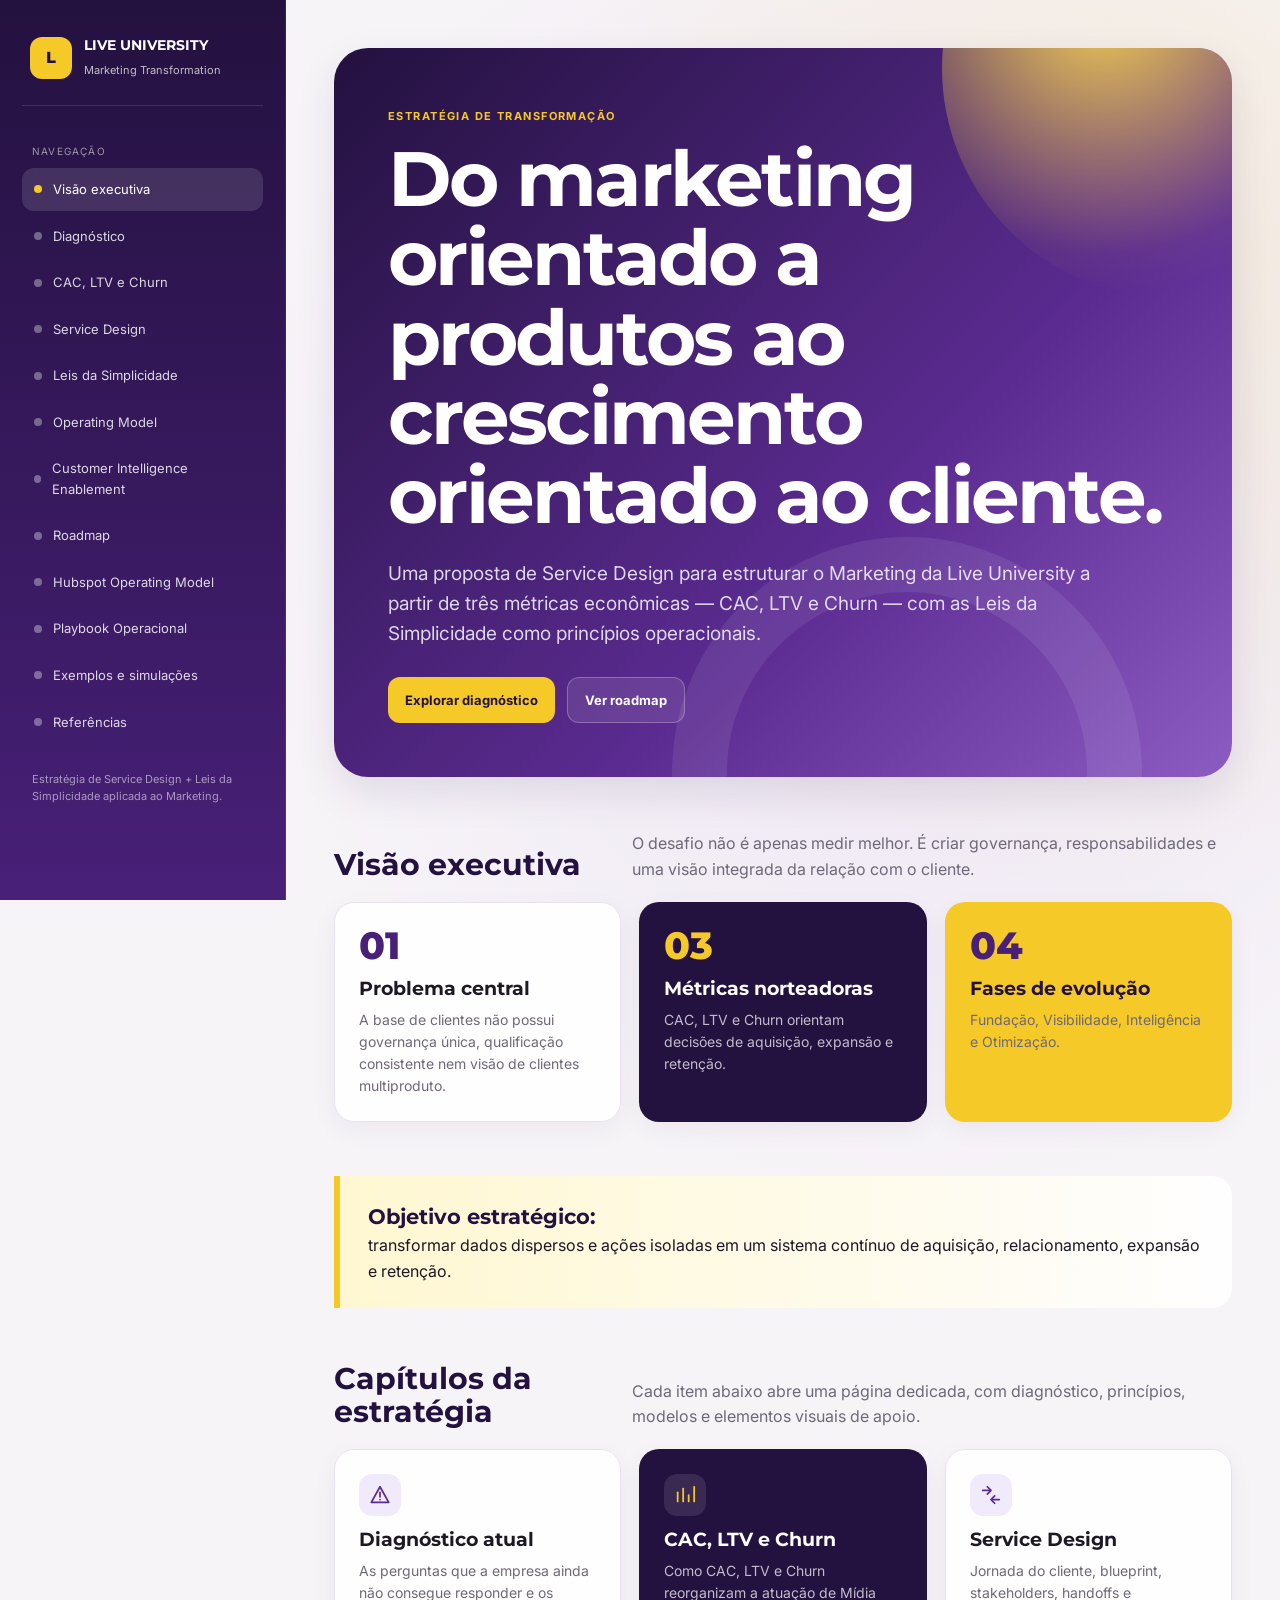
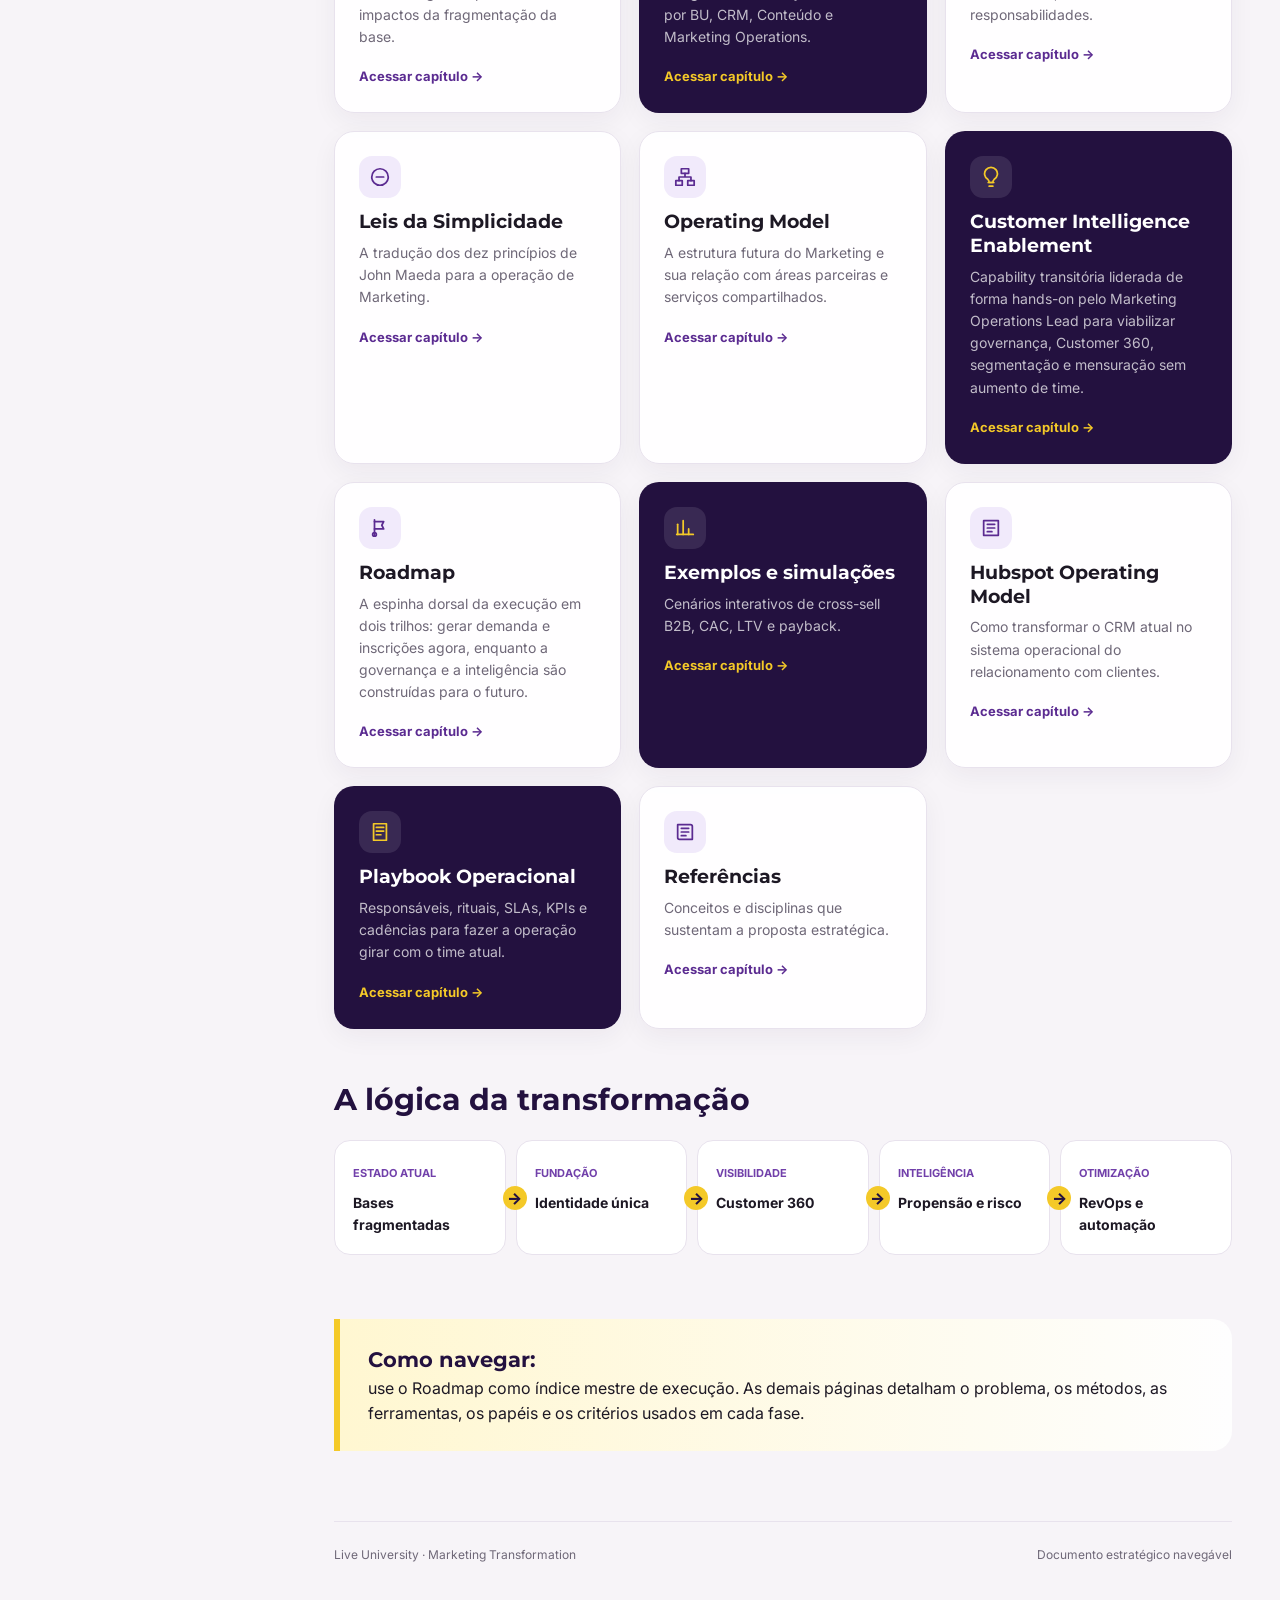
<file: index.html>
<!DOCTYPE html><html lang="pt-BR"><head><meta charset="UTF-8"><meta name="viewport" content="width=device-width,initial-scale=1.0">
<title>Visão executiva | Live University</title><link rel="stylesheet" href="styles.css"></head><body>
<aside class="sidebar"><div class="brand"><div class="brand-mark">L</div><div class="brand-copy"><strong>LIVE UNIVERSITY</strong><span>Marketing Transformation</span></div></div>
<nav class="nav"><div class="nav-label">Navegação</div><a href="index.html"><span class="dot"></span>Visão executiva</a><a href="diagnostico.html"><span class="dot"></span>Diagnóstico</a><a href="metricas.html"><span class="dot"></span>CAC, LTV e Churn</a><a href="service-design.html"><span class="dot"></span>Service Design</a><a href="simplicidade.html"><span class="dot"></span>Leis da Simplicidade</a><a href="operating-model.html"><span class="dot"></span>Operating Model</a><a href="customer-intelligence.html"><span class="dot"></span>Customer Intelligence Enablement</a><a href="roadmap.html"><span class="dot"></span>Roadmap</a><a href="hubspot.html"><span class="dot"></span>Hubspot Operating Model</a><a href="playbook-operacional.html"><span class="dot"></span>Playbook Operacional</a><a href="exemplos.html"><span class="dot"></span>Exemplos e simulações</a><a href="referencias.html"><span class="dot"></span>Referências</a></nav><div class="sidebar-foot">Estratégia de Service Design + Leis da Simplicidade aplicada ao Marketing.</div></aside>
<div class="mobile-top"><strong>LIVE · Marketing</strong><button data-menu>Menu</button></div>
<main class="main"><div class="container">
<section class="hero"><div class="hero-content"><div class="eyebrow">Estratégia de transformação</div>
<h1>Do marketing orientado a produtos ao crescimento orientado ao cliente.</h1>
<p>Uma proposta de Service Design para estruturar o Marketing da Live University a partir de três métricas econômicas — CAC, LTV e Churn — com as Leis da Simplicidade como princípios operacionais.</p>
<div class="hero-actions"><a class="btn btn-primary" href="diagnostico.html">Explorar diagnóstico</a><a class="btn btn-secondary" href="roadmap.html">Ver roadmap</a></div></div></section>

<section class="section"><div class="section-title"><h2>Visão executiva</h2><p>O desafio não é apenas medir melhor. É criar governança, responsabilidades e uma visão integrada da relação com o cliente.</p></div>
<div class="grid grid-3">
<div class="card"><div class="stat">01</div><h3>Problema central</h3><p>A base de clientes não possui governança única, qualificação consistente nem visão de clientes multiproduto.</p></div>
<div class="card card-dark"><div class="stat" style="color:var(--yellow-500)">03</div><h3>Métricas norteadoras</h3><p>CAC, LTV e Churn orientam decisões de aquisição, expansão e retenção.</p></div>
<div class="card card-yellow"><div class="stat">04</div><h3>Fases de evolução</h3><p>Fundação, Visibilidade, Inteligência e Otimização.</p></div>
</div></section>

<section class="section"><div class="callout"><strong>Objetivo estratégico:</strong><br>transformar dados dispersos e ações isoladas em um sistema contínuo de aquisição, relacionamento, expansão e retenção.</div></section>

<section class="section"><div class="section-title"><h2>Capítulos da estratégia</h2><p>Cada item abaixo abre uma página dedicada, com diagnóstico, princípios, modelos e elementos visuais de apoio.</p></div>
<div class="grid grid-3">
<article class="card "><div class="icon"><svg viewBox="0 0 24 24"><path d="M12 3 2.5 20h19L12 3Z"/><path d="M12 9v5"/><path d="M12 17h.01"/></svg></div><h3>Diagnóstico atual</h3><p>As perguntas que a empresa ainda não consegue responder e os impactos da fragmentação da base.</p><a class="link" href="diagnostico.html">Acessar capítulo →</a></article>
<article class="card card-dark"><div class="icon"><svg viewBox="0 0 24 24"><path d="M4 19V9"/><path d="M10 19V5"/><path d="M16 19v-7"/><path d="M22 19V3"/></svg></div><h3>CAC, LTV e Churn</h3><p>Como CAC, LTV e Churn reorganizam a atuação de Mídia por BU, CRM, Conteúdo e Marketing Operations.</p><a class="link" href="metricas.html">Acessar capítulo →</a></article>
<article class="card "><div class="icon"><svg viewBox="0 0 24 24"><path d="M3 7h8"/><path d="m8 3 4 4-4 4"/><path d="M13 17h8"/><path d="m16 13-4 4 4 4"/></svg></div><h3>Service Design</h3><p>Jornada do cliente, blueprint, stakeholders, handoffs e responsabilidades.</p><a class="link" href="service-design.html">Acessar capítulo →</a></article>
<article class="card "><div class="icon"><svg viewBox="0 0 24 24"><circle cx="12" cy="12" r="9"/><path d="M8 12h8"/></svg></div><h3>Leis da Simplicidade</h3><p>A tradução dos dez princípios de John Maeda para a operação de Marketing.</p><a class="link" href="simplicidade.html">Acessar capítulo →</a></article>
<article class="card "><div class="icon"><svg viewBox="0 0 24 24"><rect x="8" y="3" width="8" height="5"/><rect x="2" y="16" width="7" height="5"/><rect x="15" y="16" width="7" height="5"/><path d="M12 8v4M5.5 16v-4h13v4"/></svg></div><h3>Operating Model</h3><p>A estrutura futura do Marketing e sua relação com áreas parceiras e serviços compartilhados.</p><a class="link" href="operating-model.html">Acessar capítulo →</a></article>
<article class="card card-dark"><div class="icon"><svg viewBox="0 0 24 24"><path d="M9 18h6"/><path d="M10 22h4"/><path d="M8.5 14.5A7 7 0 1 1 15.5 14.5C14.6 15.3 14 16.2 14 18h-4c0-1.8-.6-2.7-1.5-3.5Z"/></svg></div><h3>Customer Intelligence Enablement</h3><p>Capability transitória liderada de forma hands-on pelo Marketing Operations Lead para viabilizar governança, Customer 360, segmentação e mensuração sem aumento de time.</p><a class="link" href="customer-intelligence.html">Acessar capítulo →</a></article>
<article class="card "><div class="icon"><svg viewBox="0 0 24 24"><path d="M6 3v18"/><path d="M6 5h10l-2 4 2 4H6"/><circle cx="6" cy="19" r="2"/></svg></div><h3>Roadmap</h3><p>A espinha dorsal da execução em dois trilhos: gerar demanda e inscrições agora, enquanto a governança e a inteligência são construídas para o futuro.</p><a class="link" href="roadmap.html">Acessar capítulo →</a></article>
<article class="card card-dark"><div class="icon"><svg viewBox="0 0 24 24"><path d="M4 19V8"/><path d="M10 19V4"/><path d="M16 19v-6"/><path d="M3 19h18"/></svg></div><h3>Exemplos e simulações</h3><p>Cenários interativos de cross-sell B2B, CAC, LTV e payback.</p><a class="link" href="exemplos.html">Acessar capítulo →</a></article>
<article class="card"><div class="icon"><svg viewBox="0 0 24 24"><path d="M4 4h16v16H4z"/><path d="M8 8h8M8 12h8M8 16h5"/></svg></div><h3>Hubspot Operating Model</h3><p>Como transformar o CRM atual no sistema operacional do relacionamento com clientes.</p><a class="link" href="hubspot.html">Acessar capítulo →</a></article>
<article class="card card-dark"><div class="icon"><svg viewBox="0 0 24 24"><path d="M5 3h14v18H5z"/><path d="M8 7h8M8 11h8M8 15h5"/></svg></div><h3>Playbook Operacional</h3><p>Responsáveis, rituais, SLAs, KPIs e cadências para fazer a operação girar com o time atual.</p><a class="link" href="playbook-operacional.html">Acessar capítulo →</a></article>
<article class="card "><div class="icon"><svg viewBox="0 0 24 24"><path d="M4 4h14a2 2 0 0 1 2 2v14H6a2 2 0 0 1-2-2V4Z"/><path d="M8 8h8M8 12h8M8 16h5"/></svg></div><h3>Referências</h3><p>Conceitos e disciplinas que sustentam a proposta estratégica.</p><a class="link" href="referencias.html">Acessar capítulo →</a></article>
</div></section>

<section class="section"><div class="section-title"><h2>A lógica da transformação</h2></div>
<div class="flow">
<div class="flow-step"><span>Estado atual</span><strong>Bases fragmentadas</strong></div>
<div class="flow-step"><span>Fundação</span><strong>Identidade única</strong></div>
<div class="flow-step"><span>Visibilidade</span><strong>Customer 360</strong></div>
<div class="flow-step"><span>Inteligência</span><strong>Propensão e risco</strong></div>
<div class="flow-step"><span>Otimização</span><strong>RevOps e automação</strong></div>
</div></section>

<section class="section"><div class="callout"><strong>Como navegar:</strong><br>use o Roadmap como índice mestre de execução. As demais páginas detalham o problema, os métodos, as ferramentas, os papéis e os critérios usados em cada fase.</div></section>
<footer class="footer"><span>Live University · Marketing Transformation</span><span>Documento estratégico navegável</span></footer></div></main>
<script src="app.js"></script></body></html>
</file>
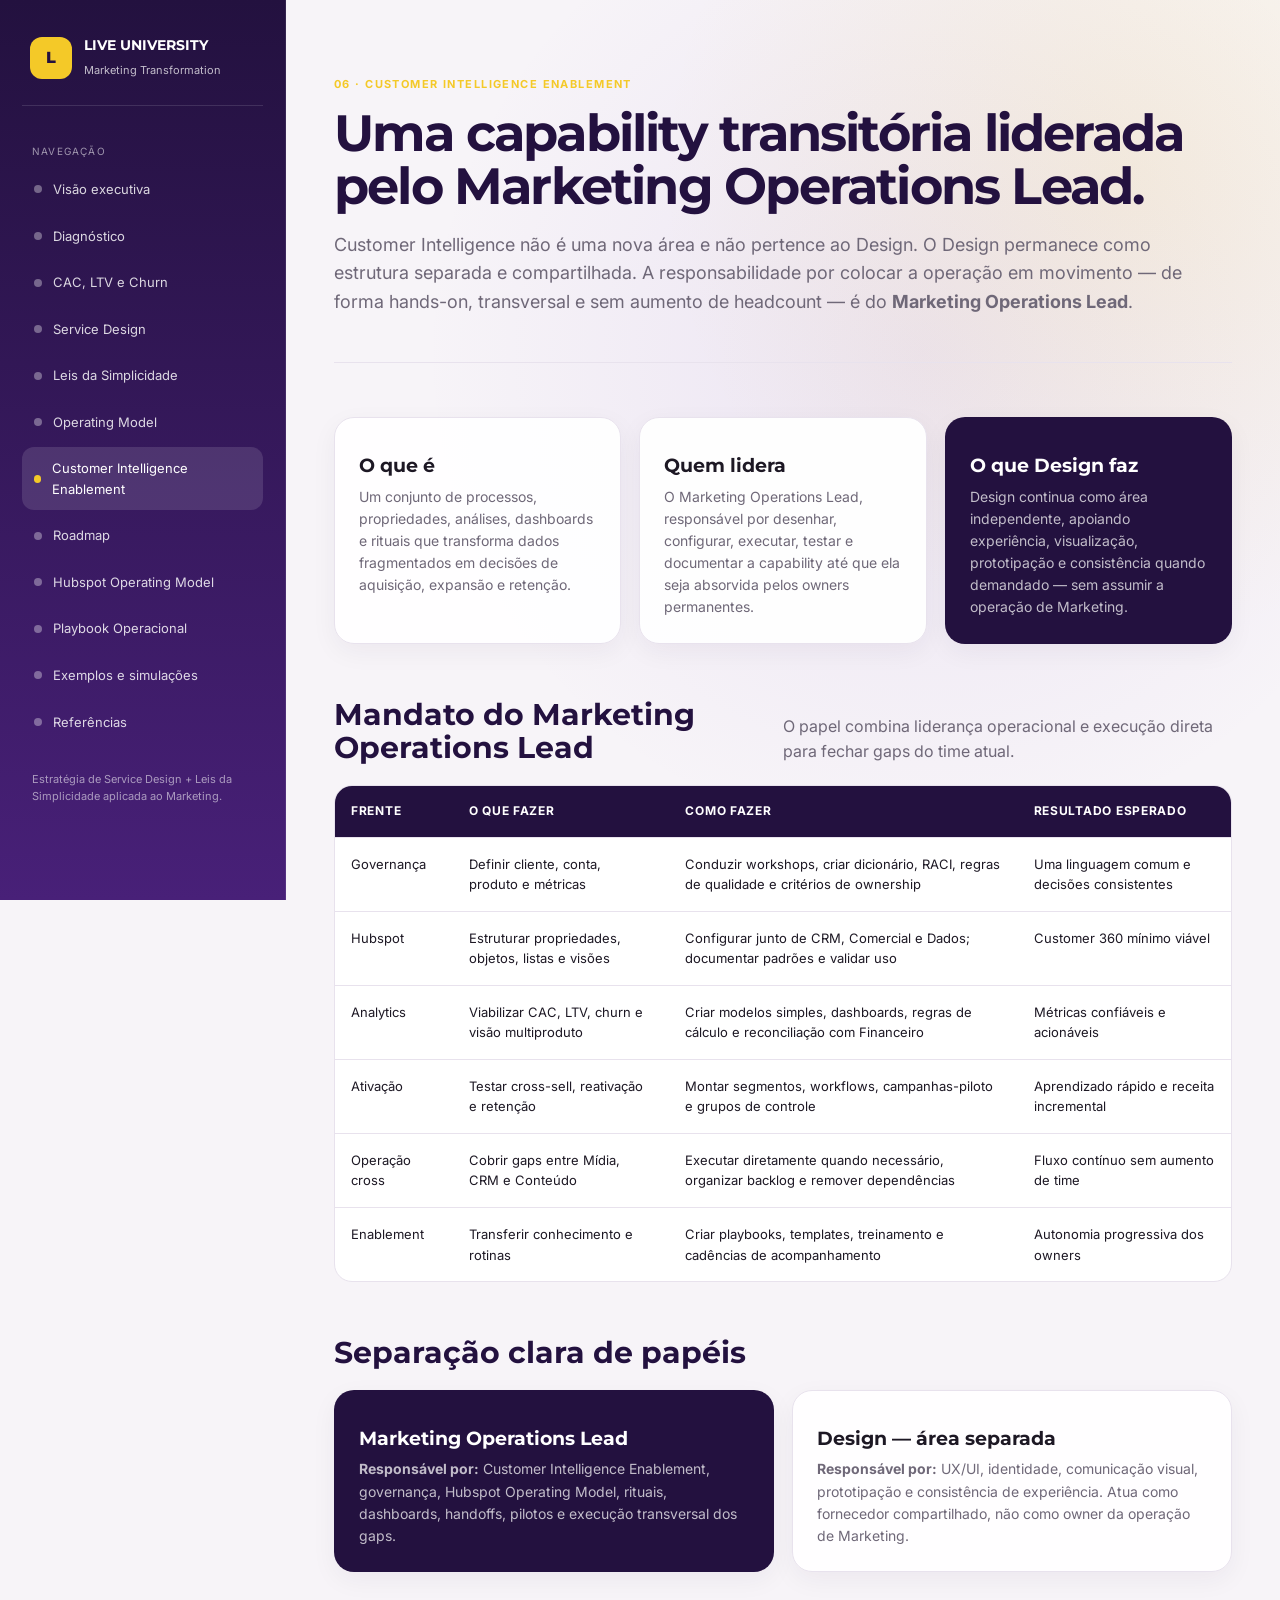
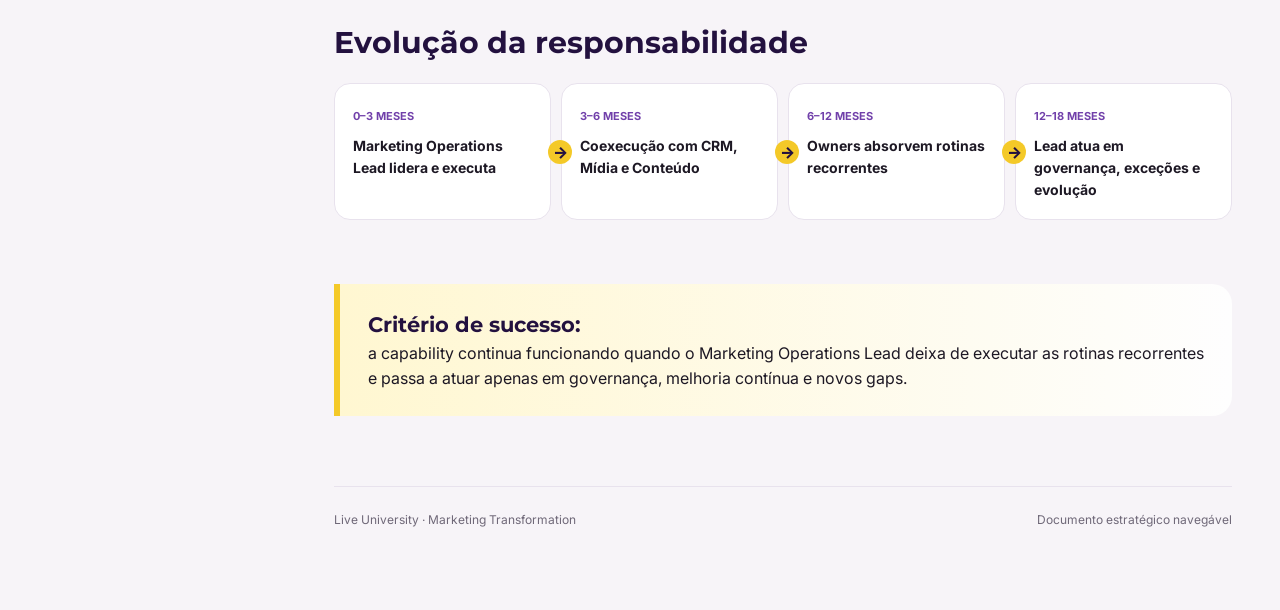
<file: customer-intelligence.html>
<!DOCTYPE html><html lang="pt-BR"><head><meta charset="UTF-8"><meta name="viewport" content="width=device-width,initial-scale=1.0">
<title>Customer Intelligence | Live University</title><link rel="stylesheet" href="styles.css"></head><body>
<aside class="sidebar"><div class="brand"><div class="brand-mark">L</div><div class="brand-copy"><strong>LIVE UNIVERSITY</strong><span>Marketing Transformation</span></div></div>
<nav class="nav"><div class="nav-label">Navegação</div><a href="index.html"><span class="dot"></span>Visão executiva</a><a href="diagnostico.html"><span class="dot"></span>Diagnóstico</a><a href="metricas.html"><span class="dot"></span>CAC, LTV e Churn</a><a href="service-design.html"><span class="dot"></span>Service Design</a><a href="simplicidade.html"><span class="dot"></span>Leis da Simplicidade</a><a href="operating-model.html"><span class="dot"></span>Operating Model</a><a href="customer-intelligence.html"><span class="dot"></span>Customer Intelligence Enablement</a><a href="roadmap.html"><span class="dot"></span>Roadmap</a><a href="hubspot.html"><span class="dot"></span>Hubspot Operating Model</a><a href="playbook-operacional.html"><span class="dot"></span>Playbook Operacional</a><a href="exemplos.html"><span class="dot"></span>Exemplos e simulações</a><a href="referencias.html"><span class="dot"></span>Referências</a></nav><div class="sidebar-foot">Estratégia de Service Design + Leis da Simplicidade aplicada ao Marketing.</div></aside>
<div class="mobile-top"><strong>LIVE · Marketing</strong><button data-menu>Menu</button></div>
<main class="main"><div class="container">
<header class="page-head"><div class="eyebrow">06 · Customer Intelligence Enablement</div>
<h1>Uma capability transitória liderada pelo Marketing Operations Lead.</h1>
<p>Customer Intelligence não é uma nova área e não pertence ao Design. O Design permanece como estrutura separada e compartilhada. A responsabilidade por colocar a operação em movimento — de forma hands-on, transversal e sem aumento de headcount — é do <strong>Marketing Operations Lead</strong>.</p></header>

<section class="section">
<div class="grid grid-3">
<div class="card"><h3>O que é</h3><p>Um conjunto de processos, propriedades, análises, dashboards e rituais que transforma dados fragmentados em decisões de aquisição, expansão e retenção.</p></div>
<div class="card"><h3>Quem lidera</h3><p>O Marketing Operations Lead, responsável por desenhar, configurar, executar, testar e documentar a capability até que ela seja absorvida pelos owners permanentes.</p></div>
<div class="card card-dark"><h3>O que Design faz</h3><p>Design continua como área independente, apoiando experiência, visualização, prototipação e consistência quando demandado — sem assumir a operação de Marketing.</p></div>
</div></section>

<section class="section"><div class="section-title"><h2>Mandato do Marketing Operations Lead</h2><p>O papel combina liderança operacional e execução direta para fechar gaps do time atual.</p></div>
<div class="table-wrap"><table><thead><tr><th>Frente</th><th>O que fazer</th><th>Como fazer</th><th>Resultado esperado</th></tr></thead><tbody>
<tr><td>Governança</td><td>Definir cliente, conta, produto e métricas</td><td>Conduzir workshops, criar dicionário, RACI, regras de qualidade e critérios de ownership</td><td>Uma linguagem comum e decisões consistentes</td></tr>
<tr><td>Hubspot</td><td>Estruturar propriedades, objetos, listas e visões</td><td>Configurar junto de CRM, Comercial e Dados; documentar padrões e validar uso</td><td>Customer 360 mínimo viável</td></tr>
<tr><td>Analytics</td><td>Viabilizar CAC, LTV, churn e visão multiproduto</td><td>Criar modelos simples, dashboards, regras de cálculo e reconciliação com Financeiro</td><td>Métricas confiáveis e acionáveis</td></tr>
<tr><td>Ativação</td><td>Testar cross-sell, reativação e retenção</td><td>Montar segmentos, workflows, campanhas-piloto e grupos de controle</td><td>Aprendizado rápido e receita incremental</td></tr>
<tr><td>Operação cross</td><td>Cobrir gaps entre Mídia, CRM e Conteúdo</td><td>Executar diretamente quando necessário, organizar backlog e remover dependências</td><td>Fluxo contínuo sem aumento de time</td></tr>
<tr><td>Enablement</td><td>Transferir conhecimento e rotinas</td><td>Criar playbooks, templates, treinamento e cadências de acompanhamento</td><td>Autonomia progressiva dos owners</td></tr>
</tbody></table></div></section>

<section class="section"><div class="section-title"><h2>Separação clara de papéis</h2></div>
<div class="grid grid-2">
<div class="card card-dark"><h3>Marketing Operations Lead</h3><p><b>Responsável por:</b> Customer Intelligence Enablement, governança, Hubspot Operating Model, rituais, dashboards, handoffs, pilotos e execução transversal dos gaps.</p></div>
<div class="card"><h3>Design — área separada</h3><p><b>Responsável por:</b> UX/UI, identidade, comunicação visual, prototipação e consistência de experiência. Atua como fornecedor compartilhado, não como owner da operação de Marketing.</p></div>
</div></section>

<section class="section"><div class="section-title"><h2>Evolução da responsabilidade</h2></div>
<div class="flow">
<div class="flow-step"><span>0–3 meses</span><strong>Marketing Operations Lead lidera e executa</strong></div>
<div class="flow-step"><span>3–6 meses</span><strong>Coexecução com CRM, Mídia e Conteúdo</strong></div>
<div class="flow-step"><span>6–12 meses</span><strong>Owners absorvem rotinas recorrentes</strong></div>
<div class="flow-step"><span>12–18 meses</span><strong>Lead atua em governança, exceções e evolução</strong></div>
</div></section>

<section class="section"><div class="callout"><strong>Critério de sucesso:</strong><br>a capability continua funcionando quando o Marketing Operations Lead deixa de executar as rotinas recorrentes e passa a atuar apenas em governança, melhoria contínua e novos gaps.</div></section>
<footer class="footer"><span>Live University · Marketing Transformation</span><span>Documento estratégico navegável</span></footer></div></main>
<script src="app.js"></script></body></html>
</file>
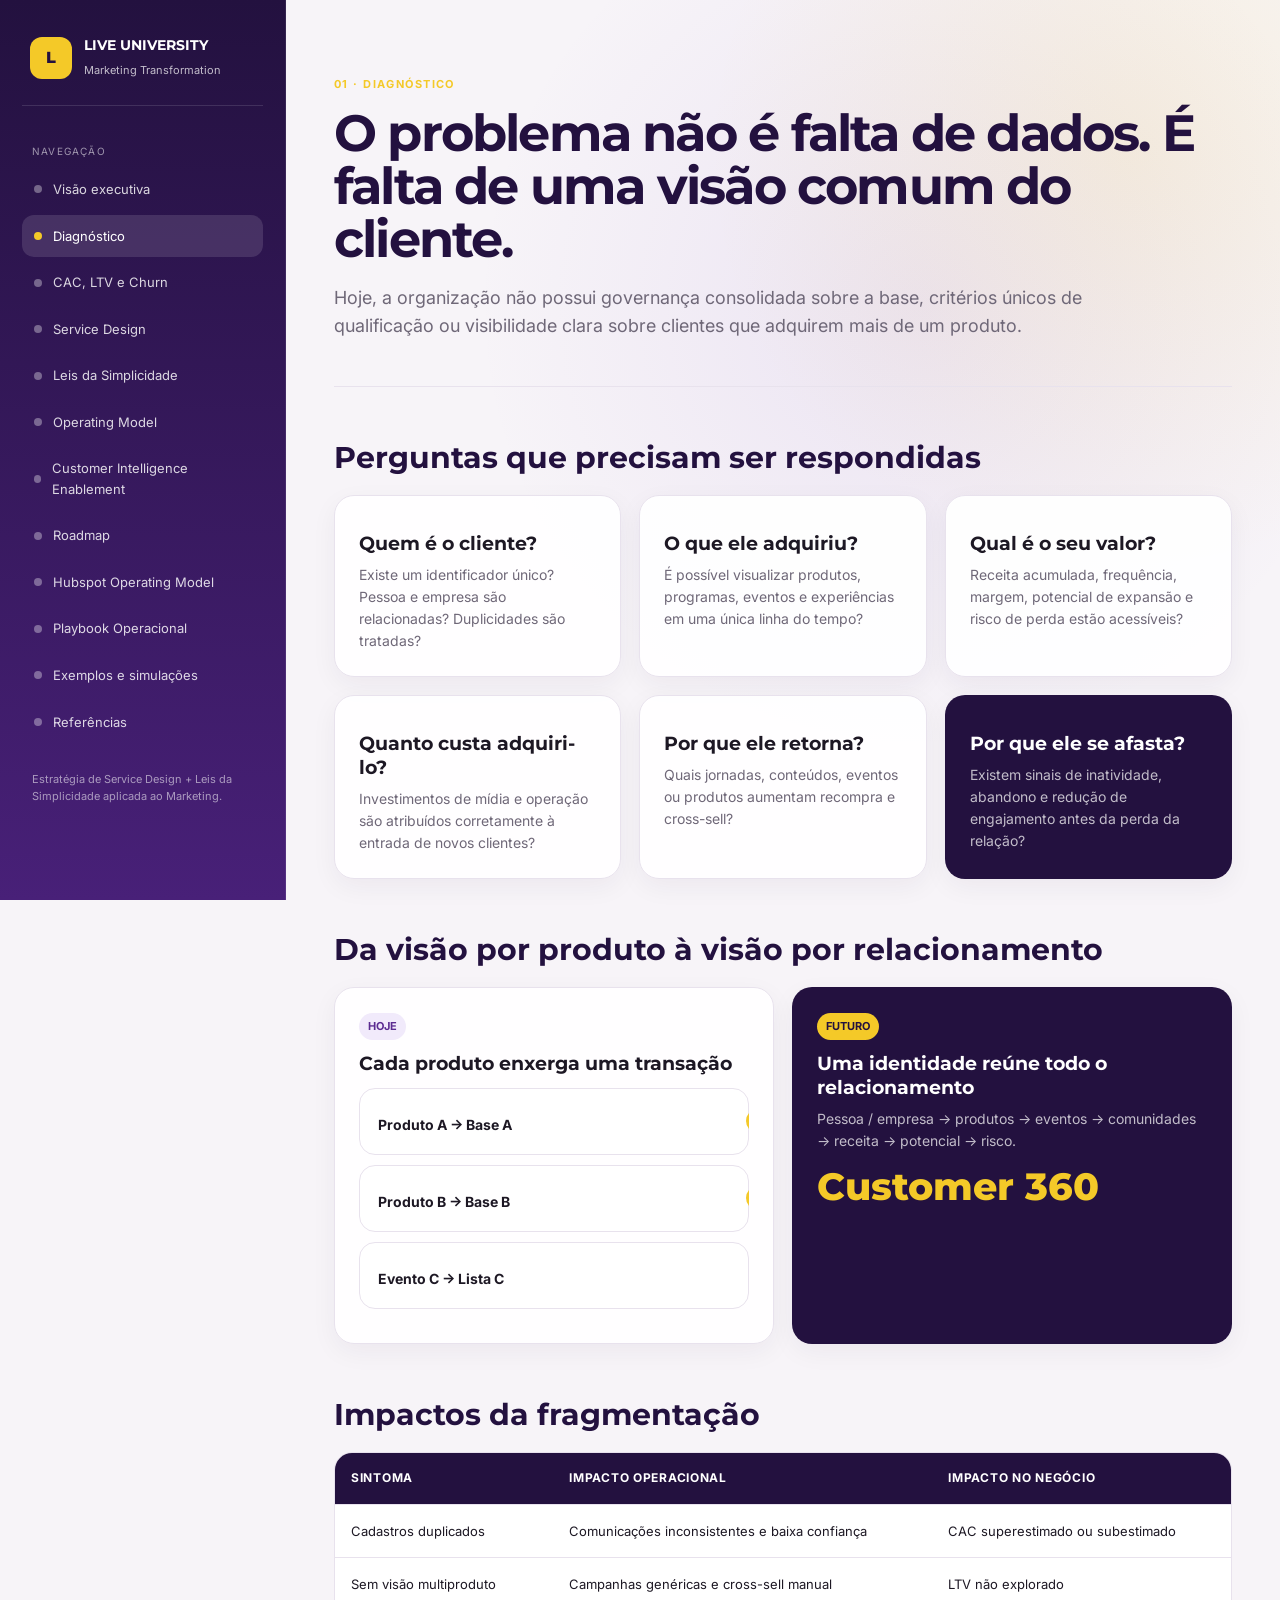
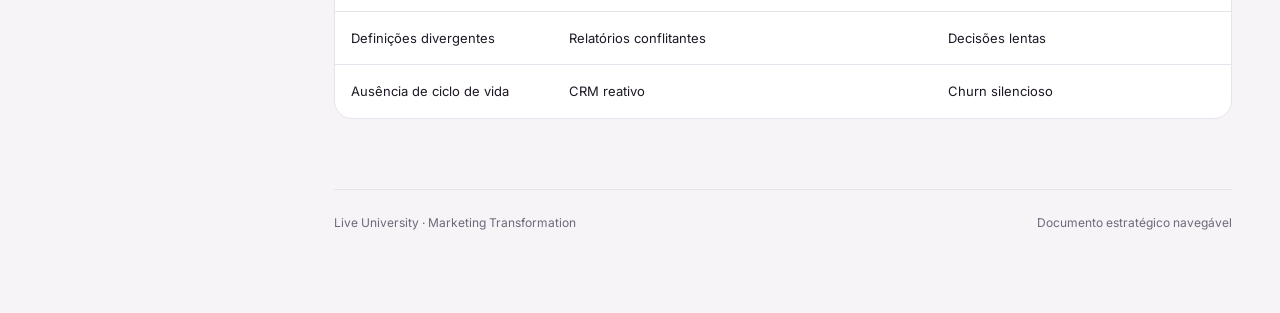
<file: diagnostico.html>
<!DOCTYPE html><html lang="pt-BR"><head><meta charset="UTF-8"><meta name="viewport" content="width=device-width,initial-scale=1.0">
<title>Diagnóstico | Live University</title><link rel="stylesheet" href="styles.css"></head><body>
<aside class="sidebar"><div class="brand"><div class="brand-mark">L</div><div class="brand-copy"><strong>LIVE UNIVERSITY</strong><span>Marketing Transformation</span></div></div>
<nav class="nav"><div class="nav-label">Navegação</div><a href="index.html"><span class="dot"></span>Visão executiva</a><a href="diagnostico.html"><span class="dot"></span>Diagnóstico</a><a href="metricas.html"><span class="dot"></span>CAC, LTV e Churn</a><a href="service-design.html"><span class="dot"></span>Service Design</a><a href="simplicidade.html"><span class="dot"></span>Leis da Simplicidade</a><a href="operating-model.html"><span class="dot"></span>Operating Model</a><a href="customer-intelligence.html"><span class="dot"></span>Customer Intelligence Enablement</a><a href="roadmap.html"><span class="dot"></span>Roadmap</a><a href="hubspot.html"><span class="dot"></span>Hubspot Operating Model</a><a href="playbook-operacional.html"><span class="dot"></span>Playbook Operacional</a><a href="exemplos.html"><span class="dot"></span>Exemplos e simulações</a><a href="referencias.html"><span class="dot"></span>Referências</a></nav><div class="sidebar-foot">Estratégia de Service Design + Leis da Simplicidade aplicada ao Marketing.</div></aside>
<div class="mobile-top"><strong>LIVE · Marketing</strong><button data-menu>Menu</button></div>
<main class="main"><div class="container">
<header class="page-head"><div class="eyebrow">01 · Diagnóstico</div><h1>O problema não é falta de dados. É falta de uma visão comum do cliente.</h1>
<p>Hoje, a organização não possui governança consolidada sobre a base, critérios únicos de qualificação ou visibilidade clara sobre clientes que adquirem mais de um produto.</p></header>
<section class="section"><div class="section-title"><h2>Perguntas que precisam ser respondidas</h2></div>
<div class="grid grid-3">
<div class="card"><h3>Quem é o cliente?</h3><p>Existe um identificador único? Pessoa e empresa são relacionadas? Duplicidades são tratadas?</p></div>
<div class="card"><h3>O que ele adquiriu?</h3><p>É possível visualizar produtos, programas, eventos e experiências em uma única linha do tempo?</p></div>
<div class="card"><h3>Qual é o seu valor?</h3><p>Receita acumulada, frequência, margem, potencial de expansão e risco de perda estão acessíveis?</p></div>
<div class="card"><h3>Quanto custa adquiri-lo?</h3><p>Investimentos de mídia e operação são atribuídos corretamente à entrada de novos clientes?</p></div>
<div class="card"><h3>Por que ele retorna?</h3><p>Quais jornadas, conteúdos, eventos ou produtos aumentam recompra e cross-sell?</p></div>
<div class="card card-dark"><h3>Por que ele se afasta?</h3><p>Existem sinais de inatividade, abandono e redução de engajamento antes da perda da relação?</p></div>
</div></section>
<section class="section"><div class="section-title"><h2>Da visão por produto à visão por relacionamento</h2></div>
<div class="grid grid-2">
<div class="card"><span class="badge">HOJE</span><h3>Cada produto enxerga uma transação</h3><div class="flow" style="flex-direction:column"><div class="flow-step"><strong>Produto A → Base A</strong></div><div class="flow-step"><strong>Produto B → Base B</strong></div><div class="flow-step"><strong>Evento C → Lista C</strong></div></div></div>
<div class="card card-dark"><span class="badge" style="background:var(--yellow-500);color:var(--purple-950)">FUTURO</span><h3>Uma identidade reúne todo o relacionamento</h3><p style="margin-bottom:16px">Pessoa / empresa → produtos → eventos → comunidades → receita → potencial → risco.</p><div class="stat" style="color:var(--yellow-500)">Customer 360</div></div>
</div></section>
<section class="section"><div class="section-title"><h2>Impactos da fragmentação</h2></div>
<div class="table-wrap"><table><thead><tr><th>Sintoma</th><th>Impacto operacional</th><th>Impacto no negócio</th></tr></thead><tbody>
<tr><td>Cadastros duplicados</td><td>Comunicações inconsistentes e baixa confiança</td><td>CAC superestimado ou subestimado</td></tr>
<tr><td>Sem visão multiproduto</td><td>Campanhas genéricas e cross-sell manual</td><td>LTV não explorado</td></tr>
<tr><td>Definições divergentes</td><td>Relatórios conflitantes</td><td>Decisões lentas</td></tr>
<tr><td>Ausência de ciclo de vida</td><td>CRM reativo</td><td>Churn silencioso</td></tr>
</tbody></table></div></section>
<footer class="footer"><span>Live University · Marketing Transformation</span><span>Documento estratégico navegável</span></footer></div></main>
<script src="app.js"></script></body></html>
</file>
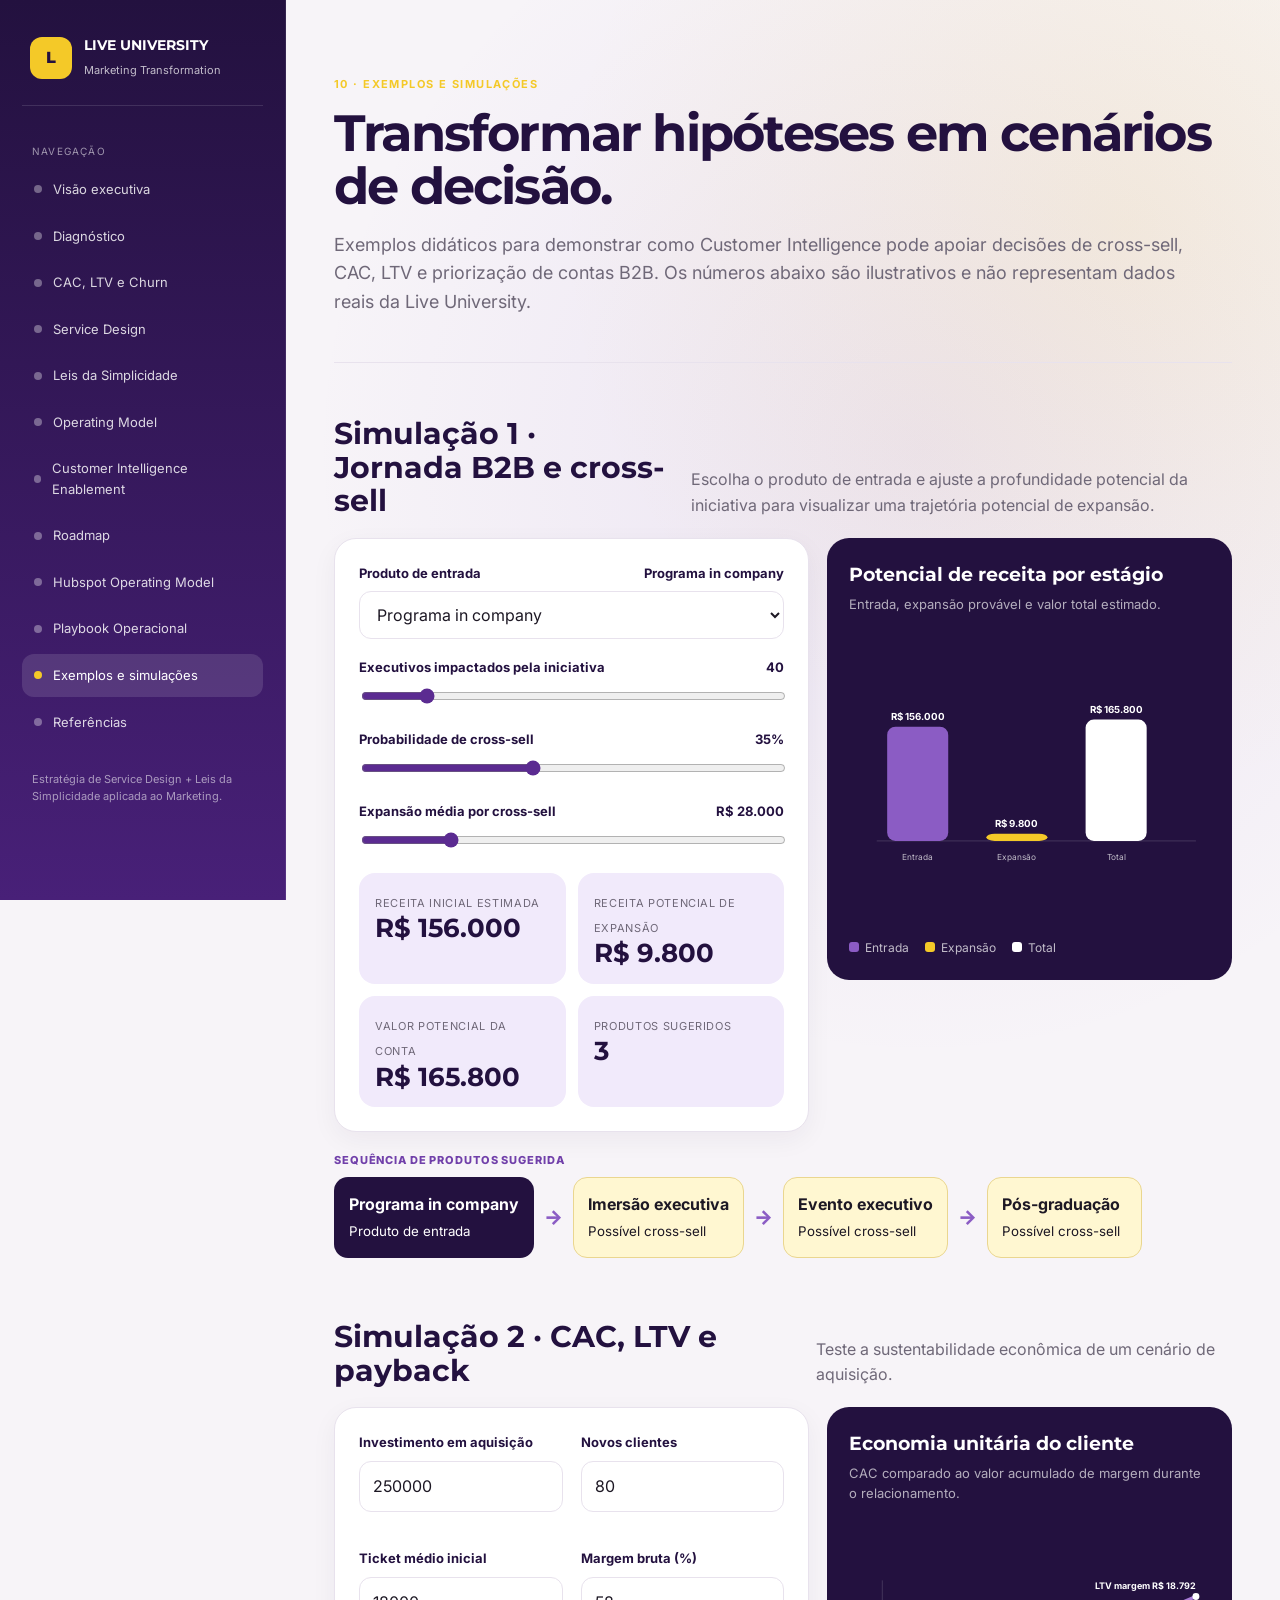
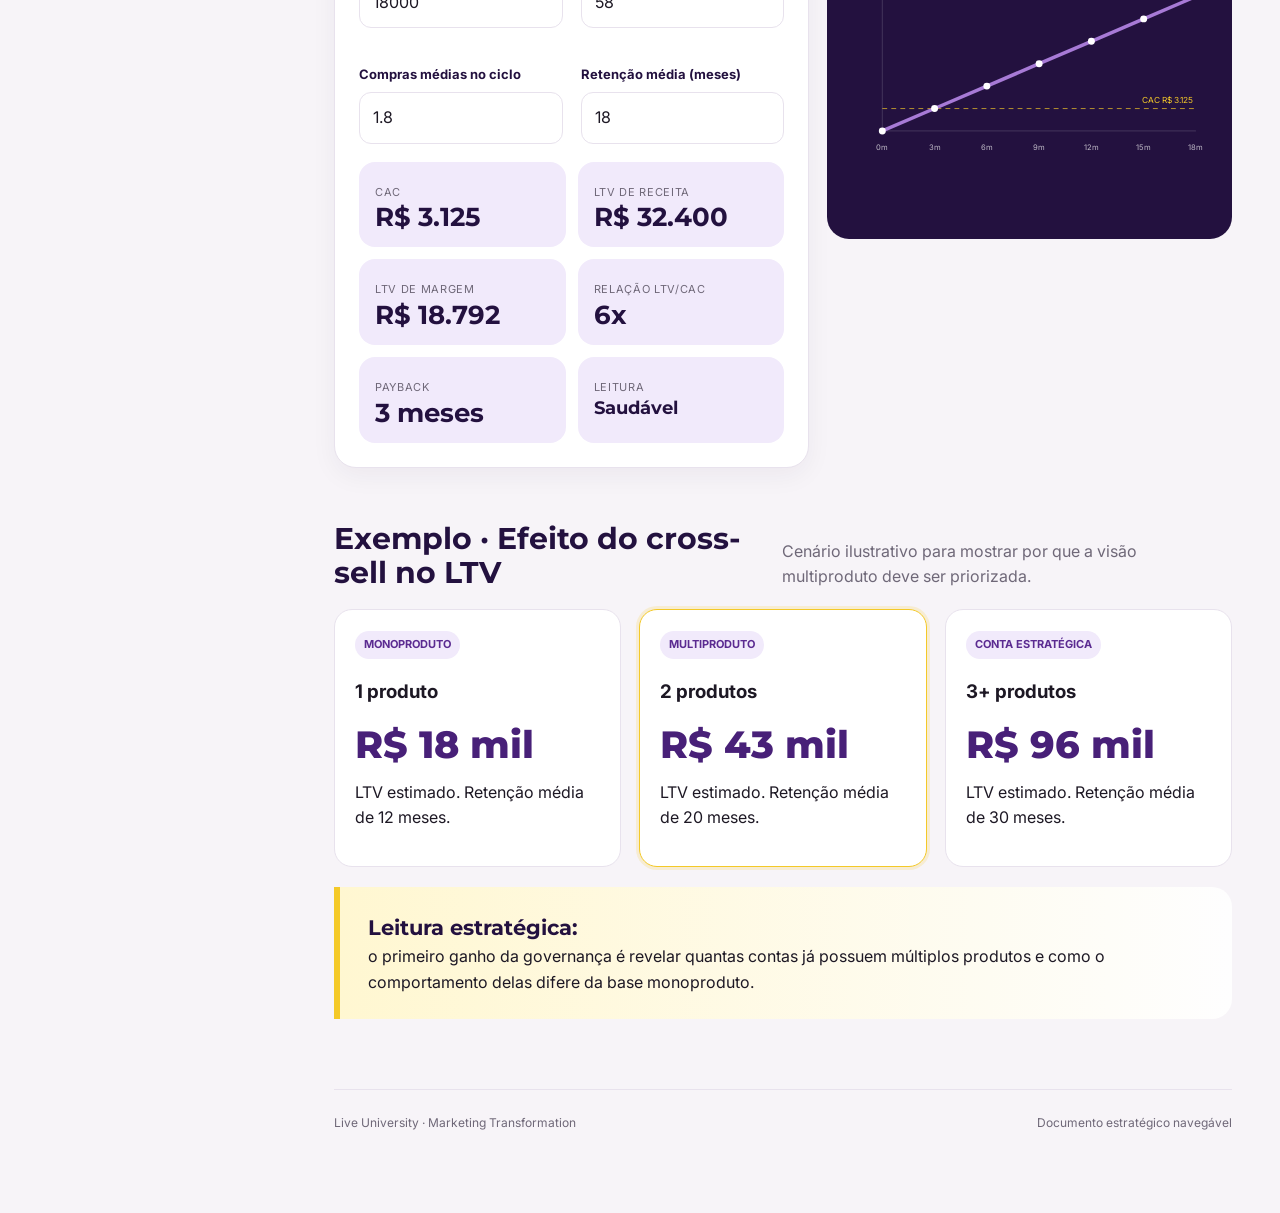
<file: exemplos.html>
<!DOCTYPE html><html lang="pt-BR"><head><meta charset="UTF-8"><meta name="viewport" content="width=device-width,initial-scale=1.0">
<title>Exemplos e simulações | Live University</title><link rel="stylesheet" href="styles.css"></head><body>
<aside class="sidebar"><div class="brand"><div class="brand-mark">L</div><div class="brand-copy"><strong>LIVE UNIVERSITY</strong><span>Marketing Transformation</span></div></div>
<nav class="nav"><div class="nav-label">Navegação</div><a href="index.html"><span class="dot"></span>Visão executiva</a><a href="diagnostico.html"><span class="dot"></span>Diagnóstico</a><a href="metricas.html"><span class="dot"></span>CAC, LTV e Churn</a><a href="service-design.html"><span class="dot"></span>Service Design</a><a href="simplicidade.html"><span class="dot"></span>Leis da Simplicidade</a><a href="operating-model.html"><span class="dot"></span>Operating Model</a><a href="customer-intelligence.html"><span class="dot"></span>Customer Intelligence Enablement</a><a href="roadmap.html"><span class="dot"></span>Roadmap</a><a href="hubspot.html"><span class="dot"></span>Hubspot Operating Model</a><a href="playbook-operacional.html"><span class="dot"></span>Playbook Operacional</a><a href="exemplos.html"><span class="dot"></span>Exemplos e simulações</a><a href="referencias.html"><span class="dot"></span>Referências</a></nav><div class="sidebar-foot">Estratégia de Service Design + Leis da Simplicidade aplicada ao Marketing.</div></aside>
<div class="mobile-top"><strong>LIVE · Marketing</strong><button data-menu>Menu</button></div>
<main class="main"><div class="container">
<header class="page-head"><div class="eyebrow">10 · Exemplos e simulações</div>
<h1>Transformar hipóteses em cenários de decisão.</h1>
<p>Exemplos didáticos para demonstrar como Customer Intelligence pode apoiar decisões de cross-sell, CAC, LTV e priorização de contas B2B. Os números abaixo são ilustrativos e não representam dados reais da Live University.</p></header>

<section class="section">
<div class="section-title"><h2>Simulação 1 · Jornada B2B e cross-sell</h2><p>Escolha o produto de entrada e ajuste a profundidade potencial da iniciativa para visualizar uma trajetória potencial de expansão.</p></div>
<div class="sim-grid">
<div class="panel">
<div class="field"><label>Produto de entrada <span id="entryLabel"></span></label><select id="entryProduct"></select></div>
<div class="field"><label>Executivos impactados pela iniciativa <span id="employeesValue">40</span></label><input id="employees" type="range" min="5" max="250" value="40" step="5"></div>
<div class="field"><label>Probabilidade de cross-sell <span id="crossValue">35%</span></label><input id="crossRate" type="range" min="5" max="80" value="35"></div>
<div class="field"><label>Expansão média por cross-sell <span id="expansionValue">R$ 28 mil</span></label><input id="expansionTicket" type="range" min="5000" max="120000" value="28000" step="1000"></div>
<div class="result-grid">
<div class="result"><span>Receita inicial estimada</span><strong id="initialRevenue">—</strong></div>
<div class="result"><span>Receita potencial de expansão</span><strong id="expansionRevenue">—</strong></div>
<div class="result"><span>Valor potencial da conta</span><strong id="accountValue">—</strong></div>
<div class="result"><span>Produtos sugeridos</span><strong id="suggestedCount">—</strong></div>
</div>
</div>
<div class="chart-card"><h3>Potencial de receita por estágio</h3><p>Entrada, expansão provável e valor total estimado.</p>
<svg id="crossChart" class="chart" viewBox="0 0 520 300"></svg>
<div class="legend"><span><i style="background:#8b5cc4"></i>Entrada</span><span><i style="background:#f4c928"></i>Expansão</span><span><i style="background:#fff"></i>Total</span></div></div>
</div>
<div style="margin-top:20px"><div class="mini-label">Sequência de produtos sugerida</div><div id="productPath" class="product-path"></div></div>
</section>

<section class="section">
<div class="section-title"><h2>Simulação 2 · CAC, LTV e payback</h2><p>Teste a sustentabilidade econômica de um cenário de aquisição.</p></div>
<div class="sim-grid">
<div class="panel">
<div class="grid grid-2">
<div class="field"><label>Investimento em aquisição</label><input id="acqSpend" type="number" value="250000" min="0" step="1000"></div>
<div class="field"><label>Novos clientes</label><input id="newCustomers" type="number" value="80" min="1"></div>
<div class="field"><label>Ticket médio inicial</label><input id="avgTicket" type="number" value="18000" min="0" step="500"></div>
<div class="field"><label>Margem bruta (%)</label><input id="grossMargin" type="number" value="58" min="1" max="100"></div>
<div class="field"><label>Compras médias no ciclo</label><input id="purchases" type="number" value="1.8" min="1" max="10" step="0.1"></div>
<div class="field"><label>Retenção média (meses)</label><input id="retention" type="number" value="18" min="1" max="60"></div>
</div>
<div class="result-grid">
<div class="result"><span>CAC</span><strong id="cacResult">—</strong></div>
<div class="result"><span>LTV de receita</span><strong id="ltvRevenue">—</strong></div>
<div class="result"><span>LTV de margem</span><strong id="ltvMargin">—</strong></div>
<div class="result"><span>Relação LTV/CAC</span><strong id="ratioResult">—</strong></div>
<div class="result"><span>Payback</span><strong id="paybackResult">—</strong></div>
<div class="result"><span>Leitura</span><strong id="scenarioHealth" style="font-size:18px">—</strong></div>
</div>
</div>
<div class="chart-card"><h3>Economia unitária do cliente</h3><p>CAC comparado ao valor acumulado de margem durante o relacionamento.</p><svg id="ltvChart" class="chart" viewBox="0 0 520 300"></svg></div>
</div>
</section>

<section class="section">
<div class="section-title"><h2>Exemplo · Efeito do cross-sell no LTV</h2><p>Cenário ilustrativo para mostrar por que a visão multiproduto deve ser priorizada.</p></div>
<div class="grid grid-3">
<div class="scenario-card"><span class="badge">MONOPRODUTO</span><h3>1 produto</h3><div class="stat">R$ 18 mil</div><p>LTV estimado. Retenção média de 12 meses.</p></div>
<div class="scenario-card active"><span class="badge">MULTIPRODUTO</span><h3>2 produtos</h3><div class="stat">R$ 43 mil</div><p>LTV estimado. Retenção média de 20 meses.</p></div>
<div class="scenario-card"><span class="badge">CONTA ESTRATÉGICA</span><h3>3+ produtos</h3><div class="stat">R$ 96 mil</div><p>LTV estimado. Retenção média de 30 meses.</p></div>
</div>
<div class="callout" style="margin-top:20px"><strong>Leitura estratégica:</strong><br>o primeiro ganho da governança é revelar quantas contas já possuem múltiplos produtos e como o comportamento delas difere da base monoproduto.</div>
</section>
<footer class="footer"><span>Live University · Marketing Transformation</span><span>Documento estratégico navegável</span></footer></div></main><script src="app.js"></script><script src="simulacoes.js"></script></body></html>
</file>
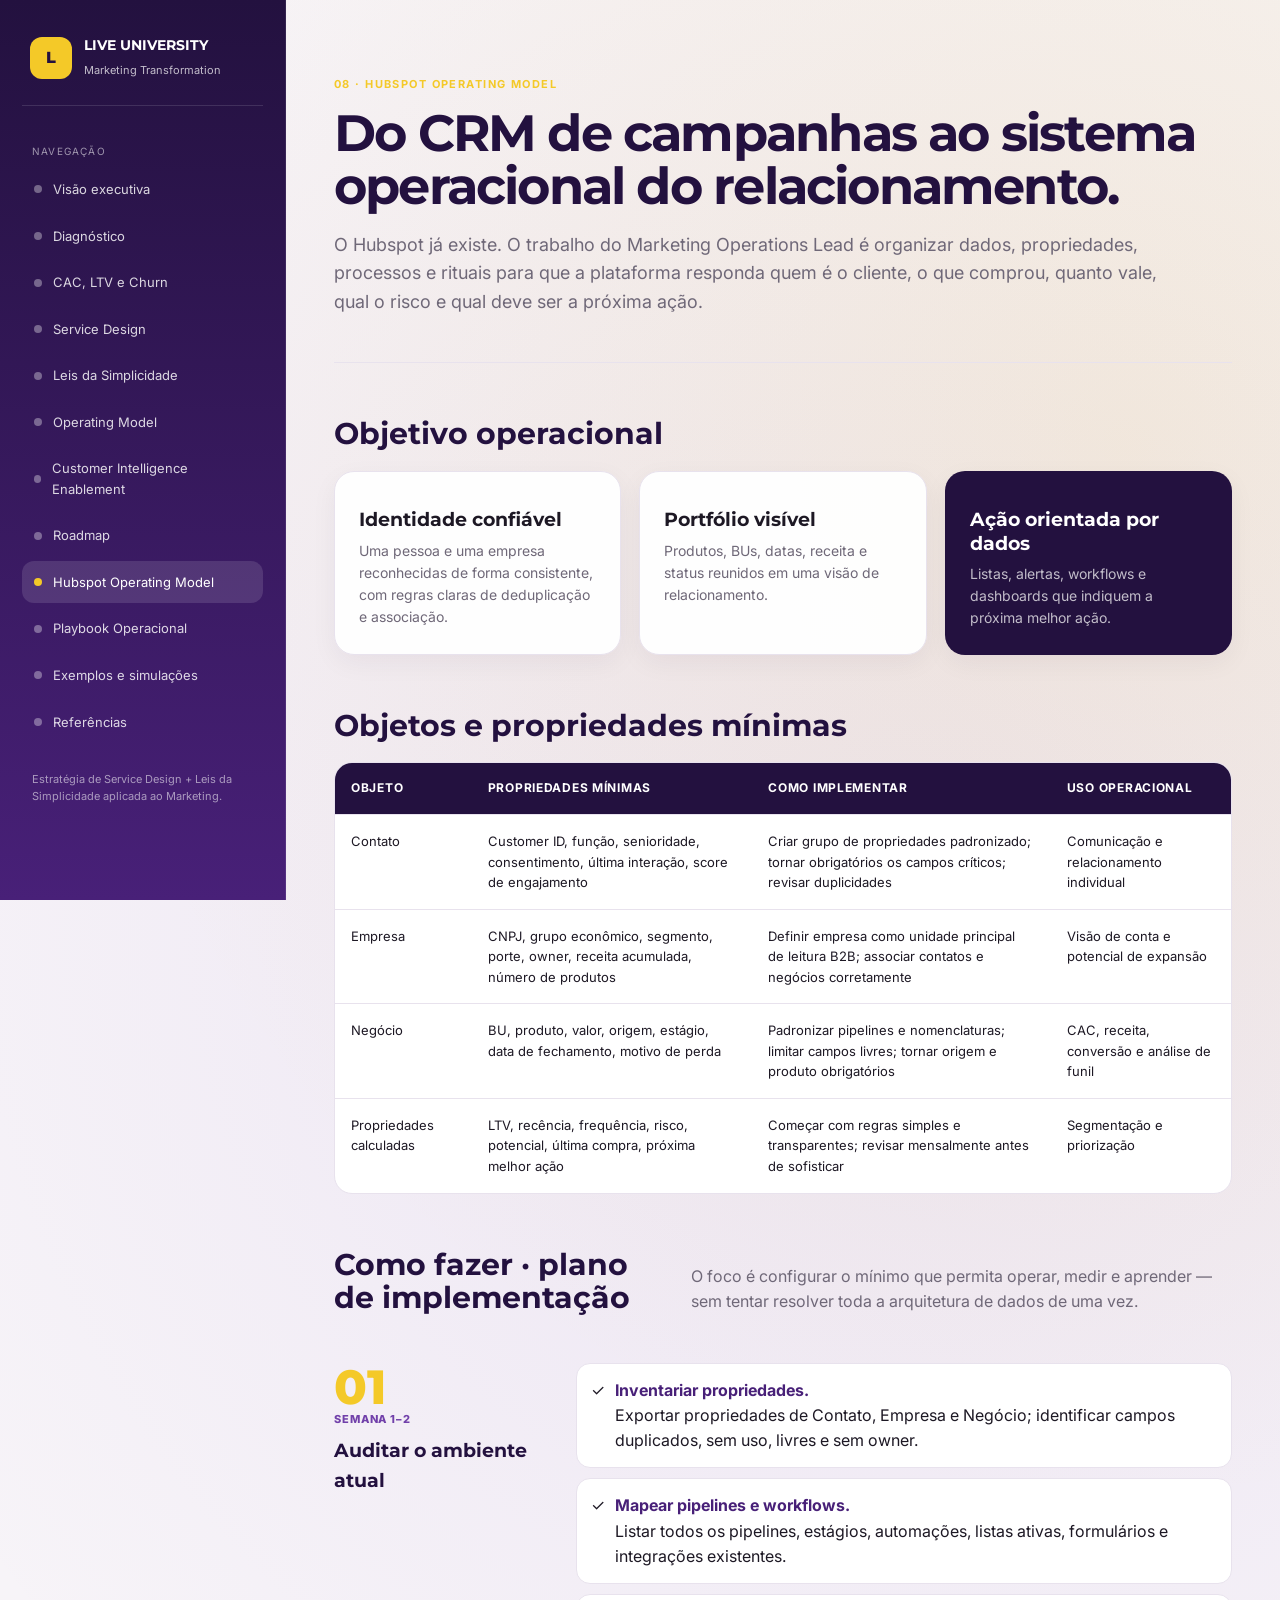
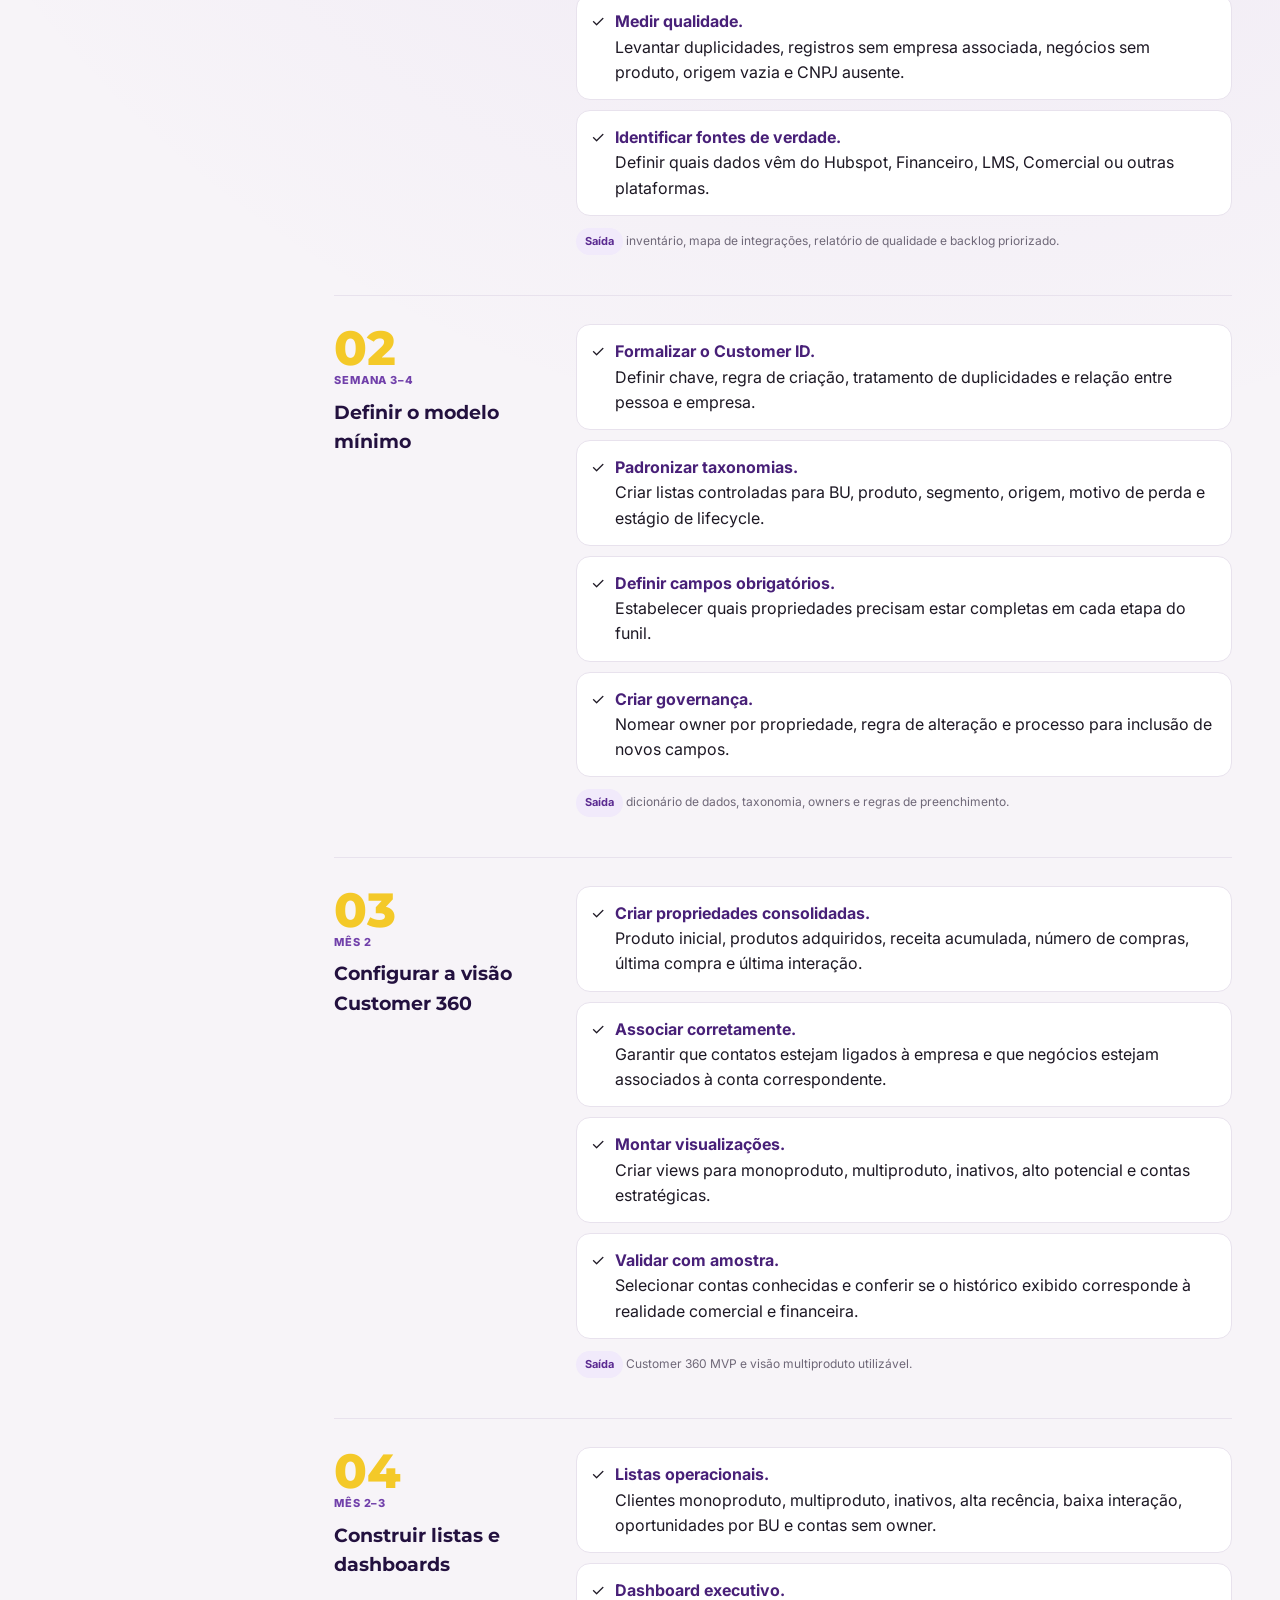
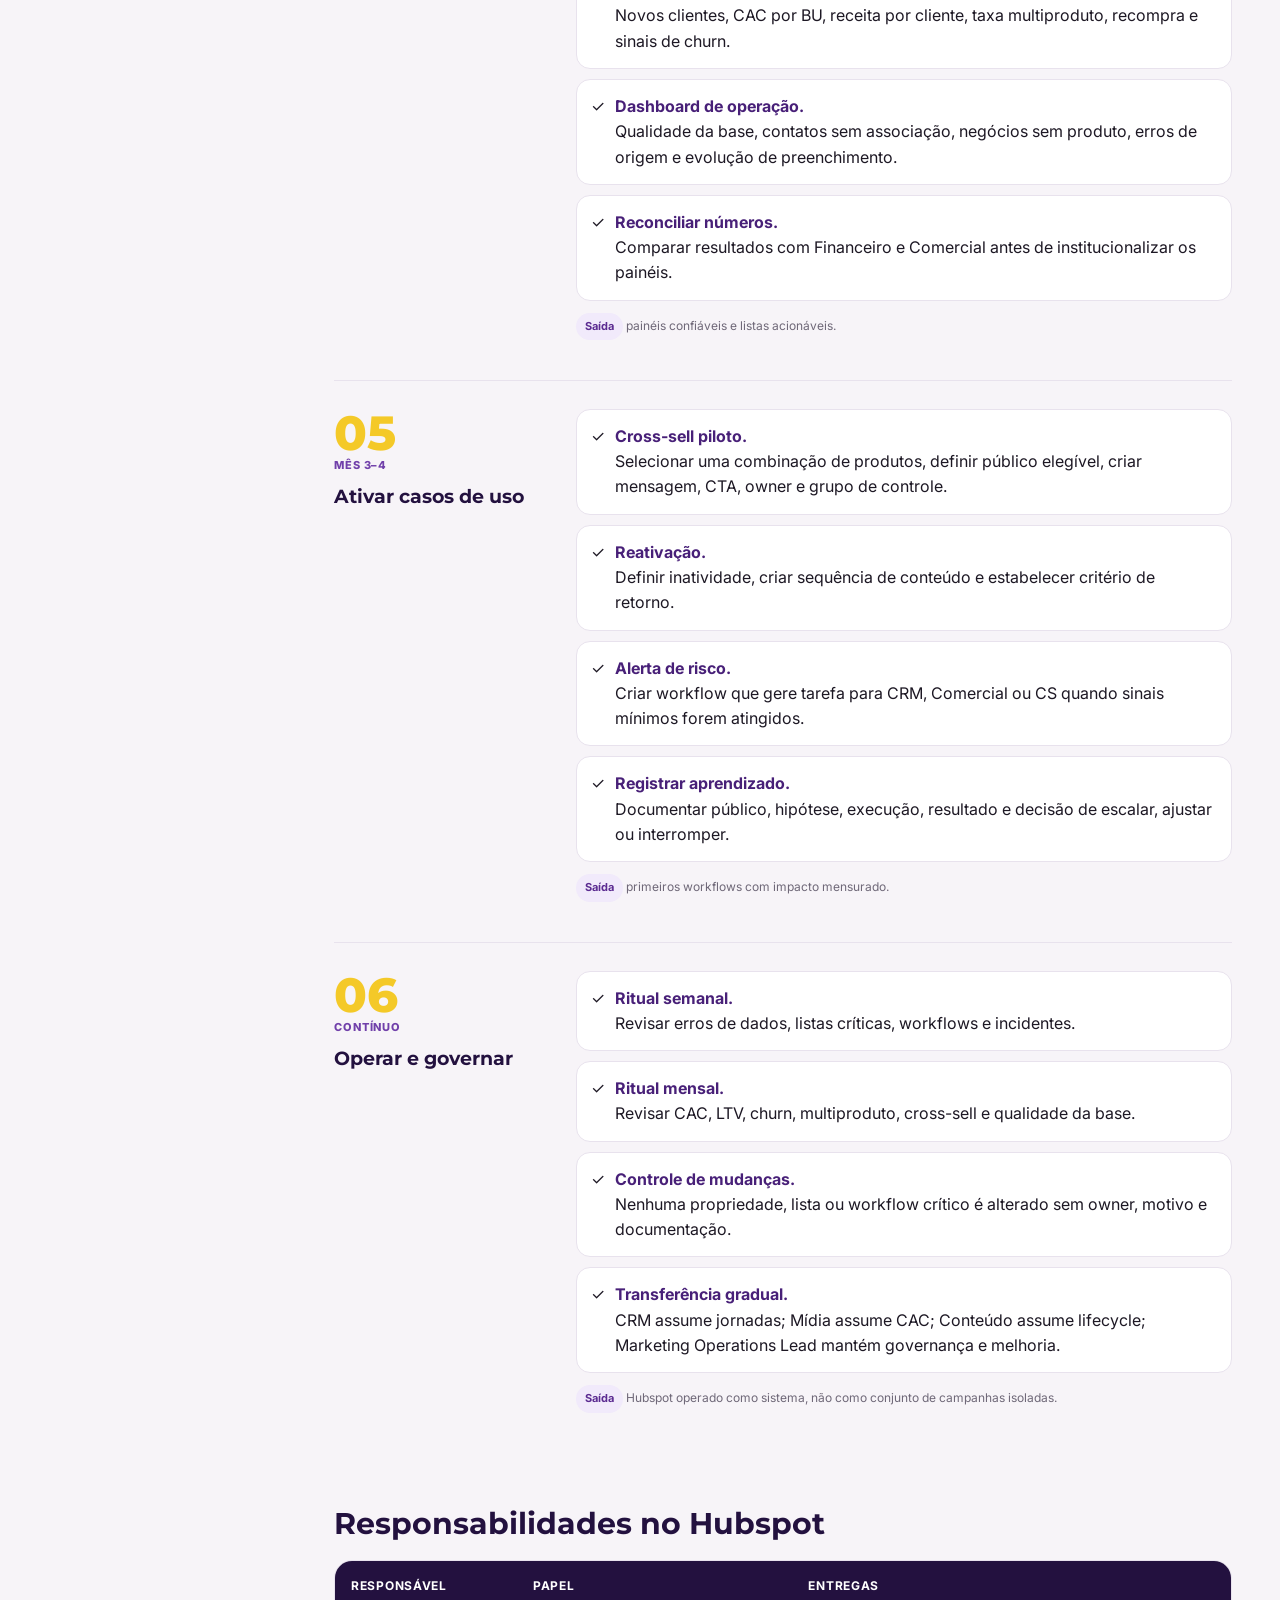
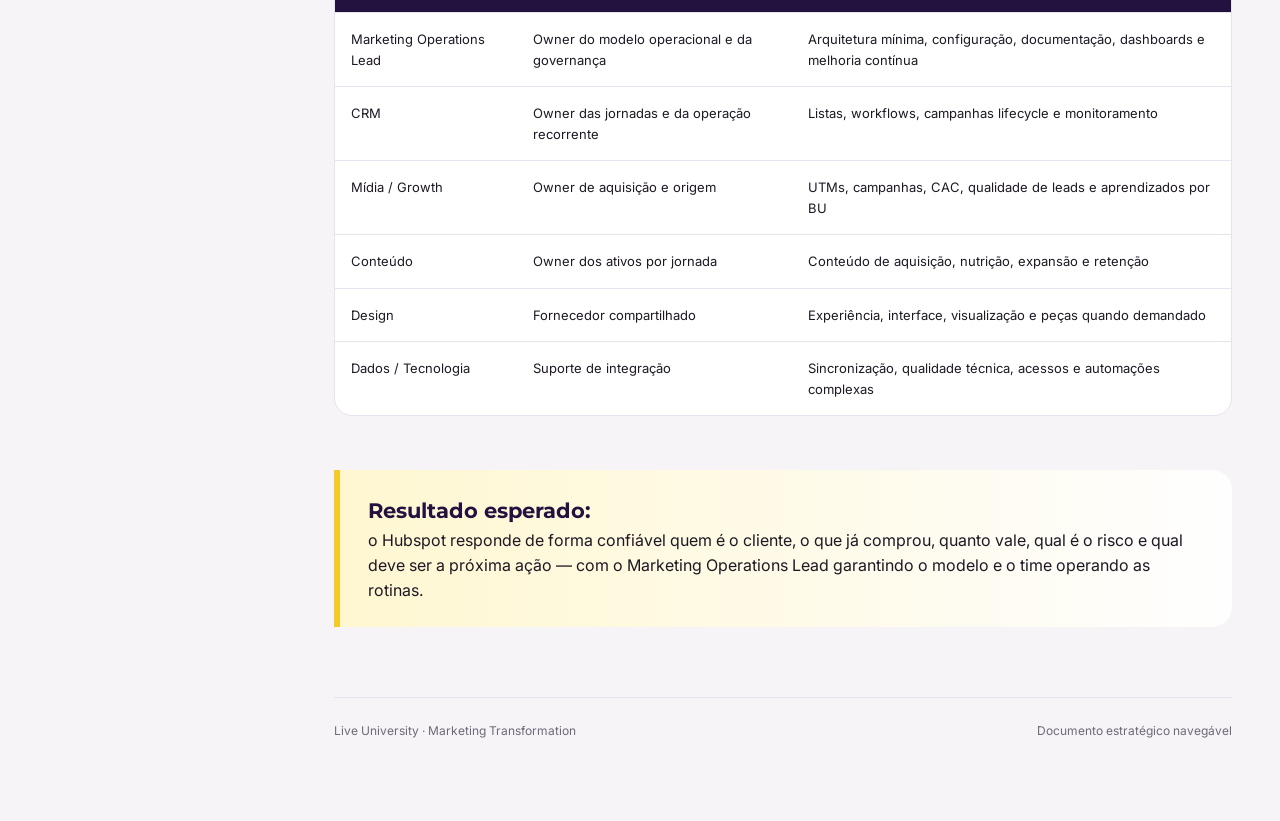
<file: hubspot.html>
<!DOCTYPE html><html lang="pt-BR"><head><meta charset="UTF-8"><meta name="viewport" content="width=device-width,initial-scale=1.0">
<title>Hubspot Operating Model | Live University</title><link rel="stylesheet" href="styles.css"></head><body>
<aside class="sidebar"><div class="brand"><div class="brand-mark">L</div><div class="brand-copy"><strong>LIVE UNIVERSITY</strong><span>Marketing Transformation</span></div></div>
<nav class="nav"><div class="nav-label">Navegação</div><a href="index.html"><span class="dot"></span>Visão executiva</a><a href="diagnostico.html"><span class="dot"></span>Diagnóstico</a><a href="metricas.html"><span class="dot"></span>CAC, LTV e Churn</a><a href="service-design.html"><span class="dot"></span>Service Design</a><a href="simplicidade.html"><span class="dot"></span>Leis da Simplicidade</a><a href="operating-model.html"><span class="dot"></span>Operating Model</a><a href="customer-intelligence.html"><span class="dot"></span>Customer Intelligence Enablement</a><a href="roadmap.html"><span class="dot"></span>Roadmap</a><a href="hubspot.html"><span class="dot"></span>Hubspot Operating Model</a><a href="playbook-operacional.html"><span class="dot"></span>Playbook Operacional</a><a href="exemplos.html"><span class="dot"></span>Exemplos e simulações</a><a href="referencias.html"><span class="dot"></span>Referências</a></nav><div class="sidebar-foot">Estratégia de Service Design + Leis da Simplicidade aplicada ao Marketing.</div></aside>
<div class="mobile-top"><strong>LIVE · Marketing</strong><button data-menu>Menu</button></div>
<main class="main"><div class="container">
<header class="page-head"><div class="eyebrow">08 · Hubspot Operating Model</div>
<h1>Do CRM de campanhas ao sistema operacional do relacionamento.</h1>
<p>O Hubspot já existe. O trabalho do Marketing Operations Lead é organizar dados, propriedades, processos e rituais para que a plataforma responda quem é o cliente, o que comprou, quanto vale, qual o risco e qual deve ser a próxima ação.</p></header>

<section class="section"><div class="section-title"><h2>Objetivo operacional</h2></div>
<div class="grid grid-3">
<div class="card"><h3>Identidade confiável</h3><p>Uma pessoa e uma empresa reconhecidas de forma consistente, com regras claras de deduplicação e associação.</p></div>
<div class="card"><h3>Portfólio visível</h3><p>Produtos, BUs, datas, receita e status reunidos em uma visão de relacionamento.</p></div>
<div class="card card-dark"><h3>Ação orientada por dados</h3><p>Listas, alertas, workflows e dashboards que indiquem a próxima melhor ação.</p></div>
</div></section>

<section class="section"><div class="section-title"><h2>Objetos e propriedades mínimas</h2></div>
<div class="table-wrap"><table><thead><tr><th>Objeto</th><th>Propriedades mínimas</th><th>Como implementar</th><th>Uso operacional</th></tr></thead><tbody>
<tr><td>Contato</td><td>Customer ID, função, senioridade, consentimento, última interação, score de engajamento</td><td>Criar grupo de propriedades padronizado; tornar obrigatórios os campos críticos; revisar duplicidades</td><td>Comunicação e relacionamento individual</td></tr>
<tr><td>Empresa</td><td>CNPJ, grupo econômico, segmento, porte, owner, receita acumulada, número de produtos</td><td>Definir empresa como unidade principal de leitura B2B; associar contatos e negócios corretamente</td><td>Visão de conta e potencial de expansão</td></tr>
<tr><td>Negócio</td><td>BU, produto, valor, origem, estágio, data de fechamento, motivo de perda</td><td>Padronizar pipelines e nomenclaturas; limitar campos livres; tornar origem e produto obrigatórios</td><td>CAC, receita, conversão e análise de funil</td></tr>
<tr><td>Propriedades calculadas</td><td>LTV, recência, frequência, risco, potencial, última compra, próxima melhor ação</td><td>Começar com regras simples e transparentes; revisar mensalmente antes de sofisticar</td><td>Segmentação e priorização</td></tr>
</tbody></table></div></section>

<section class="section"><div class="section-title"><h2>Como fazer · plano de implementação</h2><p>O foco é configurar o mínimo que permita operar, medir e aprender — sem tentar resolver toda a arquitetura de dados de uma vez.</p></div>

<div class="howto"><div class="howto-phase"><div class="num">01</div><div class="mini-label">Semana 1–2</div><h3>Auditar o ambiente atual</h3></div>
<div><div class="checklist">
<div class="check"><div>✓</div><div><b>Inventariar propriedades.</b><br>Exportar propriedades de Contato, Empresa e Negócio; identificar campos duplicados, sem uso, livres e sem owner.</div></div>
<div class="check"><div>✓</div><div><b>Mapear pipelines e workflows.</b><br>Listar todos os pipelines, estágios, automações, listas ativas, formulários e integrações existentes.</div></div>
<div class="check"><div>✓</div><div><b>Medir qualidade.</b><br>Levantar duplicidades, registros sem empresa associada, negócios sem produto, origem vazia e CNPJ ausente.</div></div>
<div class="check"><div>✓</div><div><b>Identificar fontes de verdade.</b><br>Definir quais dados vêm do Hubspot, Financeiro, LMS, Comercial ou outras plataformas.</div></div>
</div><p class="note"><span class="badge">Saída</span> inventário, mapa de integrações, relatório de qualidade e backlog priorizado.</p></div></div>

<div class="howto"><div class="howto-phase"><div class="num">02</div><div class="mini-label">Semana 3–4</div><h3>Definir o modelo mínimo</h3></div>
<div><div class="checklist">
<div class="check"><div>✓</div><div><b>Formalizar o Customer ID.</b><br>Definir chave, regra de criação, tratamento de duplicidades e relação entre pessoa e empresa.</div></div>
<div class="check"><div>✓</div><div><b>Padronizar taxonomias.</b><br>Criar listas controladas para BU, produto, segmento, origem, motivo de perda e estágio de lifecycle.</div></div>
<div class="check"><div>✓</div><div><b>Definir campos obrigatórios.</b><br>Estabelecer quais propriedades precisam estar completas em cada etapa do funil.</div></div>
<div class="check"><div>✓</div><div><b>Criar governança.</b><br>Nomear owner por propriedade, regra de alteração e processo para inclusão de novos campos.</div></div>
</div><p class="note"><span class="badge">Saída</span> dicionário de dados, taxonomia, owners e regras de preenchimento.</p></div></div>

<div class="howto"><div class="howto-phase"><div class="num">03</div><div class="mini-label">Mês 2</div><h3>Configurar a visão Customer 360</h3></div>
<div><div class="checklist">
<div class="check"><div>✓</div><div><b>Criar propriedades consolidadas.</b><br>Produto inicial, produtos adquiridos, receita acumulada, número de compras, última compra e última interação.</div></div>
<div class="check"><div>✓</div><div><b>Associar corretamente.</b><br>Garantir que contatos estejam ligados à empresa e que negócios estejam associados à conta correspondente.</div></div>
<div class="check"><div>✓</div><div><b>Montar visualizações.</b><br>Criar views para monoproduto, multiproduto, inativos, alto potencial e contas estratégicas.</div></div>
<div class="check"><div>✓</div><div><b>Validar com amostra.</b><br>Selecionar contas conhecidas e conferir se o histórico exibido corresponde à realidade comercial e financeira.</div></div>
</div><p class="note"><span class="badge">Saída</span> Customer 360 MVP e visão multiproduto utilizável.</p></div></div>

<div class="howto"><div class="howto-phase"><div class="num">04</div><div class="mini-label">Mês 2–3</div><h3>Construir listas e dashboards</h3></div>
<div><div class="checklist">
<div class="check"><div>✓</div><div><b>Listas operacionais.</b><br>Clientes monoproduto, multiproduto, inativos, alta recência, baixa interação, oportunidades por BU e contas sem owner.</div></div>
<div class="check"><div>✓</div><div><b>Dashboard executivo.</b><br>Novos clientes, CAC por BU, receita por cliente, taxa multiproduto, recompra e sinais de churn.</div></div>
<div class="check"><div>✓</div><div><b>Dashboard de operação.</b><br>Qualidade da base, contatos sem associação, negócios sem produto, erros de origem e evolução de preenchimento.</div></div>
<div class="check"><div>✓</div><div><b>Reconciliar números.</b><br>Comparar resultados com Financeiro e Comercial antes de institucionalizar os painéis.</div></div>
</div><p class="note"><span class="badge">Saída</span> painéis confiáveis e listas acionáveis.</p></div></div>

<div class="howto"><div class="howto-phase"><div class="num">05</div><div class="mini-label">Mês 3–4</div><h3>Ativar casos de uso</h3></div>
<div><div class="checklist">
<div class="check"><div>✓</div><div><b>Cross-sell piloto.</b><br>Selecionar uma combinação de produtos, definir público elegível, criar mensagem, CTA, owner e grupo de controle.</div></div>
<div class="check"><div>✓</div><div><b>Reativação.</b><br>Definir inatividade, criar sequência de conteúdo e estabelecer critério de retorno.</div></div>
<div class="check"><div>✓</div><div><b>Alerta de risco.</b><br>Criar workflow que gere tarefa para CRM, Comercial ou CS quando sinais mínimos forem atingidos.</div></div>
<div class="check"><div>✓</div><div><b>Registrar aprendizado.</b><br>Documentar público, hipótese, execução, resultado e decisão de escalar, ajustar ou interromper.</div></div>
</div><p class="note"><span class="badge">Saída</span> primeiros workflows com impacto mensurado.</p></div></div>

<div class="howto"><div class="howto-phase"><div class="num">06</div><div class="mini-label">Contínuo</div><h3>Operar e governar</h3></div>
<div><div class="checklist">
<div class="check"><div>✓</div><div><b>Ritual semanal.</b><br>Revisar erros de dados, listas críticas, workflows e incidentes.</div></div>
<div class="check"><div>✓</div><div><b>Ritual mensal.</b><br>Revisar CAC, LTV, churn, multiproduto, cross-sell e qualidade da base.</div></div>
<div class="check"><div>✓</div><div><b>Controle de mudanças.</b><br>Nenhuma propriedade, lista ou workflow crítico é alterado sem owner, motivo e documentação.</div></div>
<div class="check"><div>✓</div><div><b>Transferência gradual.</b><br>CRM assume jornadas; Mídia assume CAC; Conteúdo assume lifecycle; Marketing Operations Lead mantém governança e melhoria.</div></div>
</div><p class="note"><span class="badge">Saída</span> Hubspot operado como sistema, não como conjunto de campanhas isoladas.</p></div></div>
</section>

<section class="section"><div class="section-title"><h2>Responsabilidades no Hubspot</h2></div>
<div class="table-wrap"><table><thead><tr><th>Responsável</th><th>Papel</th><th>Entregas</th></tr></thead><tbody>
<tr><td>Marketing Operations Lead</td><td>Owner do modelo operacional e da governança</td><td>Arquitetura mínima, configuração, documentação, dashboards e melhoria contínua</td></tr>
<tr><td>CRM</td><td>Owner das jornadas e da operação recorrente</td><td>Listas, workflows, campanhas lifecycle e monitoramento</td></tr>
<tr><td>Mídia / Growth</td><td>Owner de aquisição e origem</td><td>UTMs, campanhas, CAC, qualidade de leads e aprendizados por BU</td></tr>
<tr><td>Conteúdo</td><td>Owner dos ativos por jornada</td><td>Conteúdo de aquisição, nutrição, expansão e retenção</td></tr>
<tr><td>Design</td><td>Fornecedor compartilhado</td><td>Experiência, interface, visualização e peças quando demandado</td></tr>
<tr><td>Dados / Tecnologia</td><td>Suporte de integração</td><td>Sincronização, qualidade técnica, acessos e automações complexas</td></tr>
</tbody></table></div></section>

<section class="section"><div class="callout"><strong>Resultado esperado:</strong><br>o Hubspot responde de forma confiável quem é o cliente, o que já comprou, quanto vale, qual é o risco e qual deve ser a próxima ação — com o Marketing Operations Lead garantindo o modelo e o time operando as rotinas.</div></section>
<footer class="footer"><span>Live University · Marketing Transformation</span><span>Documento estratégico navegável</span></footer></div></main><script src="app.js"></script></body></html>
</file>
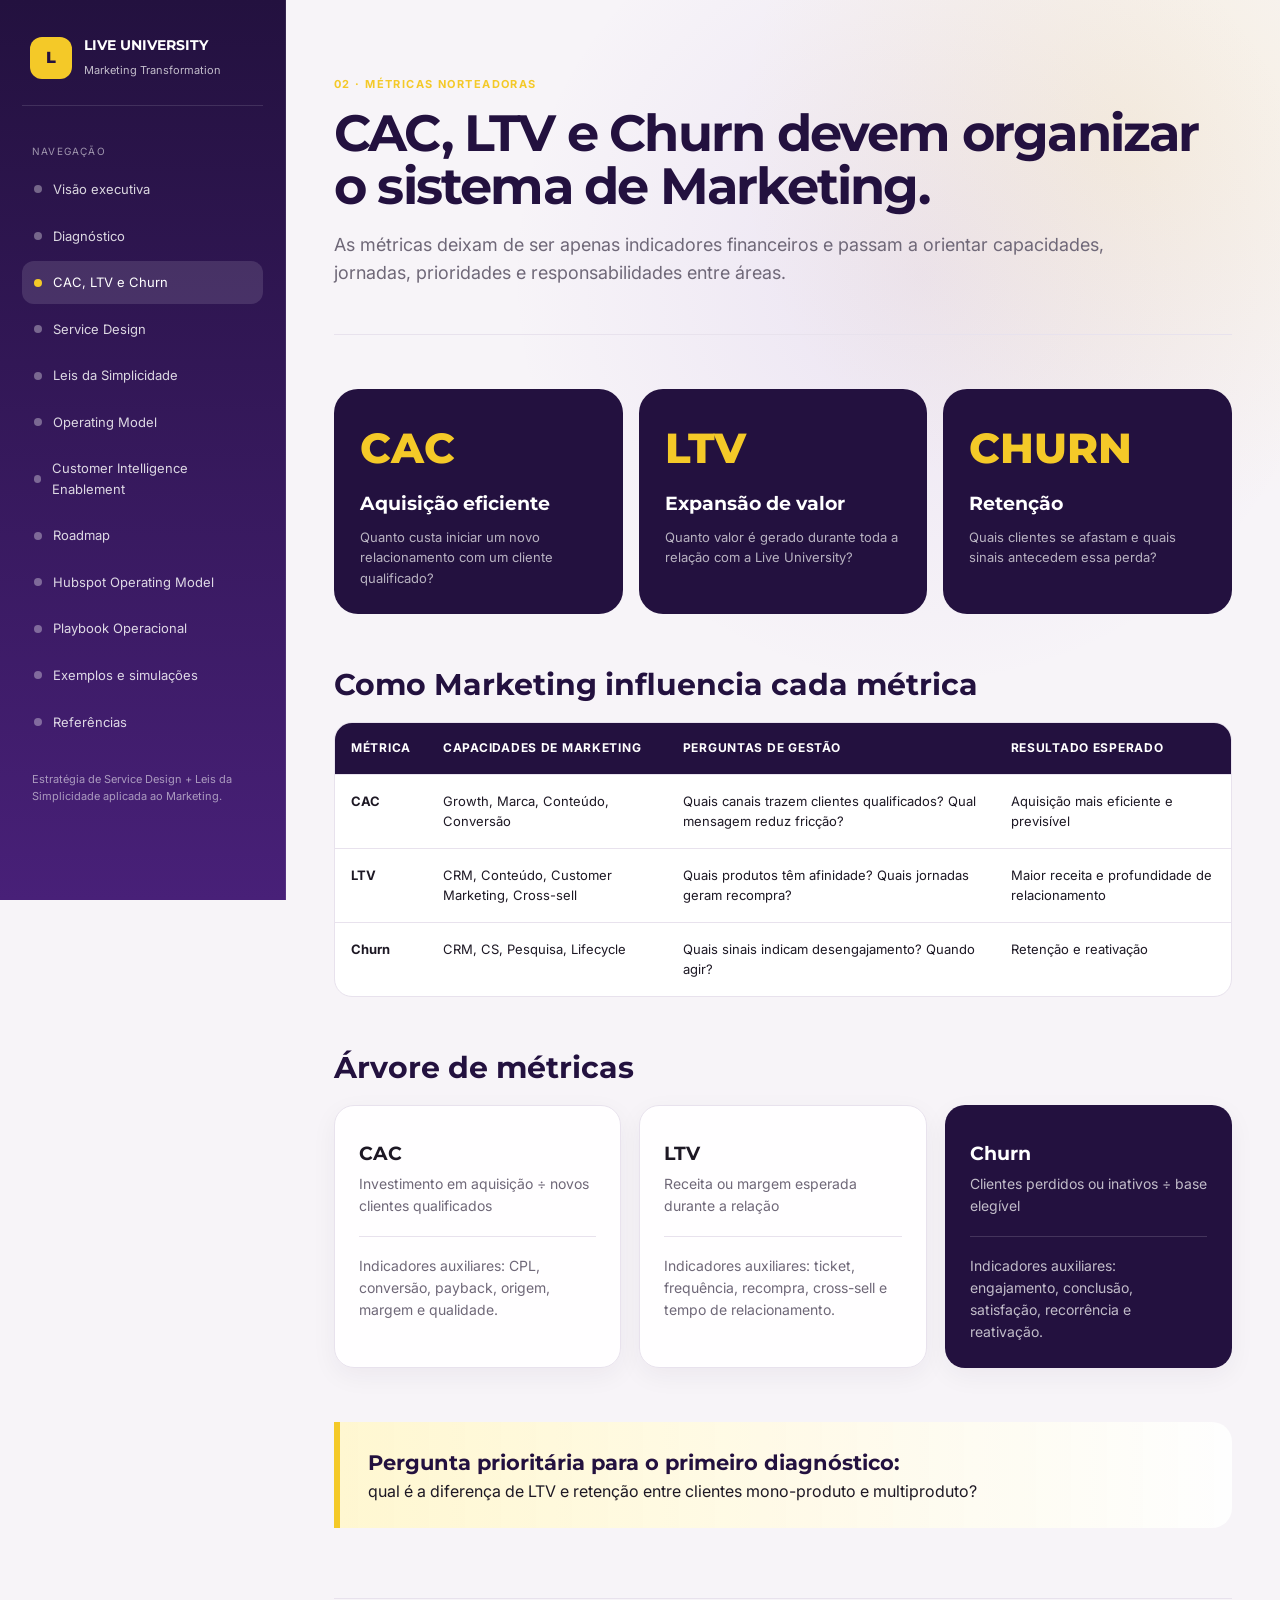
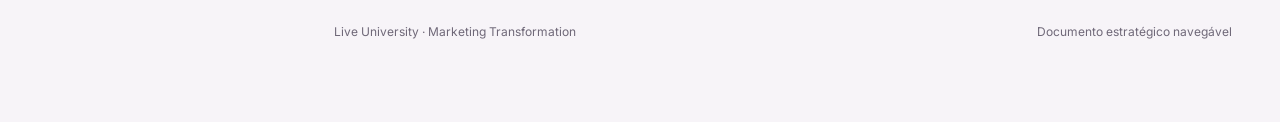
<file: metricas.html>
<!DOCTYPE html><html lang="pt-BR"><head><meta charset="UTF-8"><meta name="viewport" content="width=device-width,initial-scale=1.0">
<title>CAC, LTV e Churn | Live University</title><link rel="stylesheet" href="styles.css"></head><body>
<aside class="sidebar"><div class="brand"><div class="brand-mark">L</div><div class="brand-copy"><strong>LIVE UNIVERSITY</strong><span>Marketing Transformation</span></div></div>
<nav class="nav"><div class="nav-label">Navegação</div><a href="index.html"><span class="dot"></span>Visão executiva</a><a href="diagnostico.html"><span class="dot"></span>Diagnóstico</a><a href="metricas.html"><span class="dot"></span>CAC, LTV e Churn</a><a href="service-design.html"><span class="dot"></span>Service Design</a><a href="simplicidade.html"><span class="dot"></span>Leis da Simplicidade</a><a href="operating-model.html"><span class="dot"></span>Operating Model</a><a href="customer-intelligence.html"><span class="dot"></span>Customer Intelligence Enablement</a><a href="roadmap.html"><span class="dot"></span>Roadmap</a><a href="hubspot.html"><span class="dot"></span>Hubspot Operating Model</a><a href="playbook-operacional.html"><span class="dot"></span>Playbook Operacional</a><a href="exemplos.html"><span class="dot"></span>Exemplos e simulações</a><a href="referencias.html"><span class="dot"></span>Referências</a></nav><div class="sidebar-foot">Estratégia de Service Design + Leis da Simplicidade aplicada ao Marketing.</div></aside>
<div class="mobile-top"><strong>LIVE · Marketing</strong><button data-menu>Menu</button></div>
<main class="main"><div class="container">
<header class="page-head"><div class="eyebrow">02 · Métricas norteadoras</div><h1>CAC, LTV e Churn devem organizar o sistema de Marketing.</h1>
<p>As métricas deixam de ser apenas indicadores financeiros e passam a orientar capacidades, jornadas, prioridades e responsabilidades entre áreas.</p></header>
<section class="section"><div class="kpi-row">
<div class="kpi"><div class="code">CAC</div><h3>Aquisição eficiente</h3><p>Quanto custa iniciar um novo relacionamento com um cliente qualificado?</p></div>
<div class="kpi"><div class="code">LTV</div><h3>Expansão de valor</h3><p>Quanto valor é gerado durante toda a relação com a Live University?</p></div>
<div class="kpi"><div class="code">CHURN</div><h3>Retenção</h3><p>Quais clientes se afastam e quais sinais antecedem essa perda?</p></div>
</div></section>
<section class="section"><div class="section-title"><h2>Como Marketing influencia cada métrica</h2></div>
<div class="table-wrap"><table><thead><tr><th>Métrica</th><th>Capacidades de Marketing</th><th>Perguntas de gestão</th><th>Resultado esperado</th></tr></thead><tbody>
<tr><td><strong>CAC</strong></td><td>Growth, Marca, Conteúdo, Conversão</td><td>Quais canais trazem clientes qualificados? Qual mensagem reduz fricção?</td><td>Aquisição mais eficiente e previsível</td></tr>
<tr><td><strong>LTV</strong></td><td>CRM, Conteúdo, Customer Marketing, Cross-sell</td><td>Quais produtos têm afinidade? Quais jornadas geram recompra?</td><td>Maior receita e profundidade de relacionamento</td></tr>
<tr><td><strong>Churn</strong></td><td>CRM, CS, Pesquisa, Lifecycle</td><td>Quais sinais indicam desengajamento? Quando agir?</td><td>Retenção e reativação</td></tr>
</tbody></table></div></section>
<section class="section"><div class="section-title"><h2>Árvore de métricas</h2></div>
<div class="grid grid-3">
<div class="card"><h3>CAC</h3><p>Investimento em aquisição ÷ novos clientes qualificados</p><hr style="border:0;border-top:1px solid var(--line);margin:18px 0"><p>Indicadores auxiliares: CPL, conversão, payback, origem, margem e qualidade.</p></div>
<div class="card"><h3>LTV</h3><p>Receita ou margem esperada durante a relação</p><hr style="border:0;border-top:1px solid var(--line);margin:18px 0"><p>Indicadores auxiliares: ticket, frequência, recompra, cross-sell e tempo de relacionamento.</p></div>
<div class="card card-dark"><h3>Churn</h3><p>Clientes perdidos ou inativos ÷ base elegível</p><hr style="border:0;border-top:1px solid rgba(255,255,255,.15);margin:18px 0"><p>Indicadores auxiliares: engajamento, conclusão, satisfação, recorrência e reativação.</p></div>
</div></section>
<section class="section"><div class="callout"><strong>Pergunta prioritária para o primeiro diagnóstico:</strong><br>qual é a diferença de LTV e retenção entre clientes mono-produto e multiproduto?</div></section>
<footer class="footer"><span>Live University · Marketing Transformation</span><span>Documento estratégico navegável</span></footer></div></main>
<script src="app.js"></script></body></html>
</file>
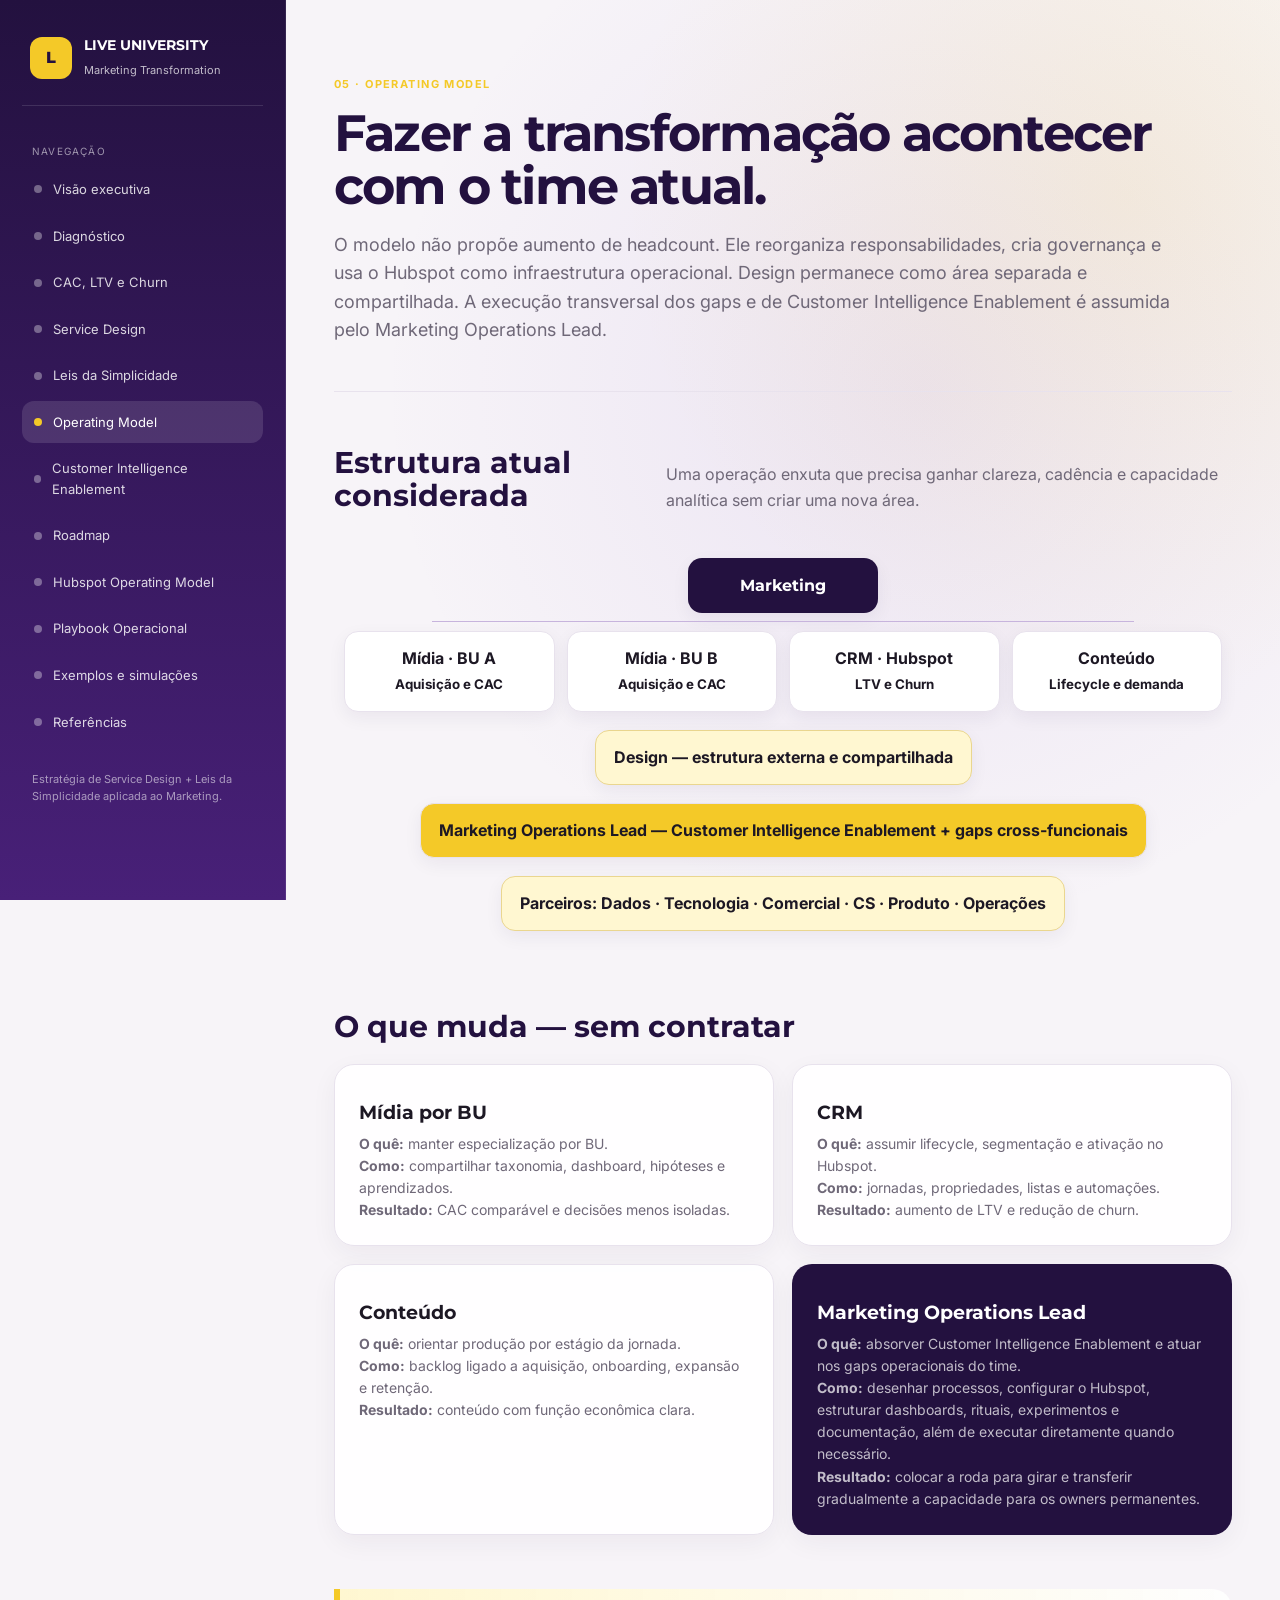
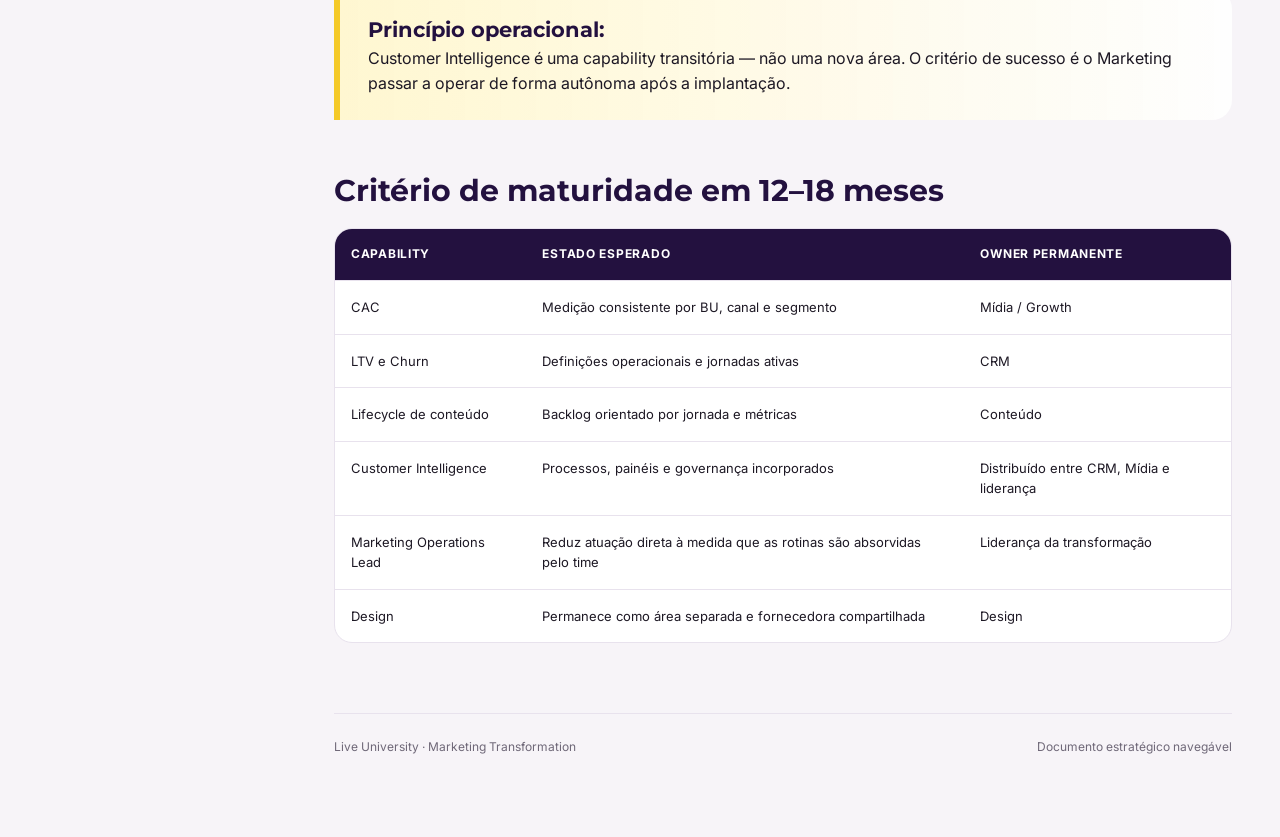
<file: operating-model.html>
<!DOCTYPE html><html lang="pt-BR"><head><meta charset="UTF-8"><meta name="viewport" content="width=device-width,initial-scale=1.0">
<title>Operating Model | Live University</title><link rel="stylesheet" href="styles.css"></head><body>
<aside class="sidebar"><div class="brand"><div class="brand-mark">L</div><div class="brand-copy"><strong>LIVE UNIVERSITY</strong><span>Marketing Transformation</span></div></div>
<nav class="nav"><div class="nav-label">Navegação</div><a href="index.html"><span class="dot"></span>Visão executiva</a><a href="diagnostico.html"><span class="dot"></span>Diagnóstico</a><a href="metricas.html"><span class="dot"></span>CAC, LTV e Churn</a><a href="service-design.html"><span class="dot"></span>Service Design</a><a href="simplicidade.html"><span class="dot"></span>Leis da Simplicidade</a><a href="operating-model.html"><span class="dot"></span>Operating Model</a><a href="customer-intelligence.html"><span class="dot"></span>Customer Intelligence Enablement</a><a href="roadmap.html"><span class="dot"></span>Roadmap</a><a href="hubspot.html"><span class="dot"></span>Hubspot Operating Model</a><a href="playbook-operacional.html"><span class="dot"></span>Playbook Operacional</a><a href="exemplos.html"><span class="dot"></span>Exemplos e simulações</a><a href="referencias.html"><span class="dot"></span>Referências</a></nav><div class="sidebar-foot">Estratégia de Service Design + Leis da Simplicidade aplicada ao Marketing.</div></aside>
<div class="mobile-top"><strong>LIVE · Marketing</strong><button data-menu>Menu</button></div>
<main class="main"><div class="container">
<header class="page-head"><div class="eyebrow">05 · Operating Model</div><h1>Fazer a transformação acontecer com o time atual.</h1>
<p>O modelo não propõe aumento de headcount. Ele reorganiza responsabilidades, cria governança e usa o Hubspot como infraestrutura operacional. Design permanece como área separada e compartilhada. A execução transversal dos gaps e de Customer Intelligence Enablement é assumida pelo Marketing Operations Lead.</p></header>
<section class="section"><div class="section-title"><h2>Estrutura atual considerada</h2><p>Uma operação enxuta que precisa ganhar clareza, cadência e capacidade analítica sem criar uma nova área.</p></div>
<div class="org"><div class="org-node org-root">Marketing</div><div class="org-row" style="grid-template-columns:repeat(4,minmax(150px,1fr))">
<div class="org-node">Mídia · BU A<br><small>Aquisição e CAC</small></div><div class="org-node">Mídia · BU B<br><small>Aquisição e CAC</small></div><div class="org-node">CRM · Hubspot<br><small>LTV e Churn</small></div><div class="org-node">Conteúdo<br><small>Lifecycle e demanda</small></div></div>
<div class="org-node org-service">Design — estrutura externa e compartilhada</div><div class="org-node" style="background:var(--yellow-500)">Marketing Operations Lead — Customer Intelligence Enablement + gaps cross-funcionais</div>
<div class="org-node org-service">Parceiros: Dados · Tecnologia · Comercial · CS · Produto · Operações</div></div></section>
<section class="section"><div class="section-title"><h2>O que muda — sem contratar</h2></div><div class="grid grid-2">
<div class="card"><h3>Mídia por BU</h3><p><b>O quê:</b> manter especialização por BU.<br><b>Como:</b> compartilhar taxonomia, dashboard, hipóteses e aprendizados.<br><b>Resultado:</b> CAC comparável e decisões menos isoladas.</p></div>
<div class="card"><h3>CRM</h3><p><b>O quê:</b> assumir lifecycle, segmentação e ativação no Hubspot.<br><b>Como:</b> jornadas, propriedades, listas e automações.<br><b>Resultado:</b> aumento de LTV e redução de churn.</p></div>
<div class="card"><h3>Conteúdo</h3><p><b>O quê:</b> orientar produção por estágio da jornada.<br><b>Como:</b> backlog ligado a aquisição, onboarding, expansão e retenção.<br><b>Resultado:</b> conteúdo com função econômica clara.</p></div>
<div class="card card-dark"><h3>Marketing Operations Lead</h3><p><b>O quê:</b> absorver Customer Intelligence Enablement e atuar nos gaps operacionais do time.<br><b>Como:</b> desenhar processos, configurar o Hubspot, estruturar dashboards, rituais, experimentos e documentação, além de executar diretamente quando necessário.<br><b>Resultado:</b> colocar a roda para girar e transferir gradualmente a capacidade para os owners permanentes.</p></div></div></section>
<section class="section"><div class="callout"><strong>Princípio operacional:</strong><br>Customer Intelligence é uma capability transitória — não uma nova área. O critério de sucesso é o Marketing passar a operar de forma autônoma após a implantação.</div></section>
<section class="section"><div class="section-title"><h2>Critério de maturidade em 12–18 meses</h2></div><div class="table-wrap"><table><thead><tr><th>Capability</th><th>Estado esperado</th><th>Owner permanente</th></tr></thead><tbody>
<tr><td>CAC</td><td>Medição consistente por BU, canal e segmento</td><td>Mídia / Growth</td></tr><tr><td>LTV e Churn</td><td>Definições operacionais e jornadas ativas</td><td>CRM</td></tr><tr><td>Lifecycle de conteúdo</td><td>Backlog orientado por jornada e métricas</td><td>Conteúdo</td></tr><tr><td>Customer Intelligence</td><td>Processos, painéis e governança incorporados</td><td>Distribuído entre CRM, Mídia e liderança</td></tr><tr><td>Marketing Operations Lead</td><td>Reduz atuação direta à medida que as rotinas são absorvidas pelo time</td><td>Liderança da transformação</td></tr><tr><td>Design</td><td>Permanece como área separada e fornecedora compartilhada</td><td>Design</td></tr>
</tbody></table></div></section>
<footer class="footer"><span>Live University · Marketing Transformation</span><span>Documento estratégico navegável</span></footer></div></main>
<script src="app.js"></script></body></html>
</file>
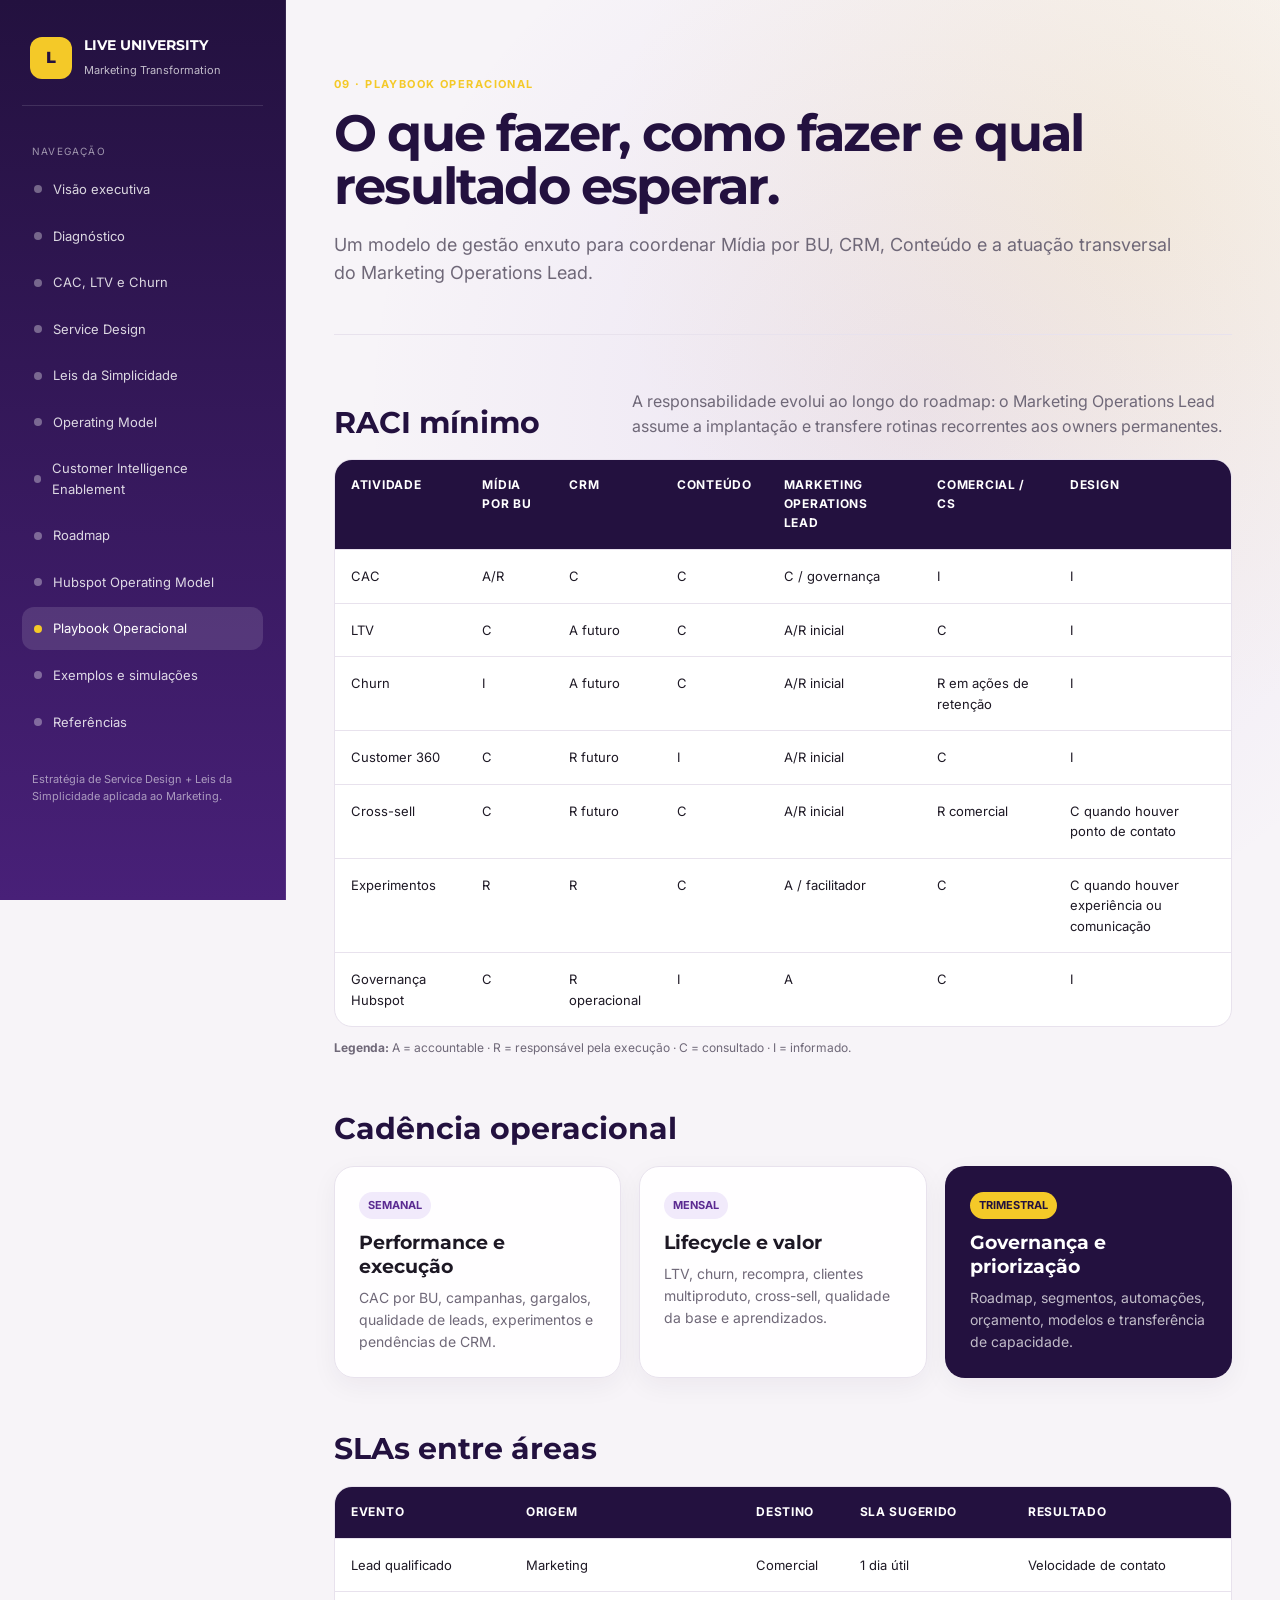
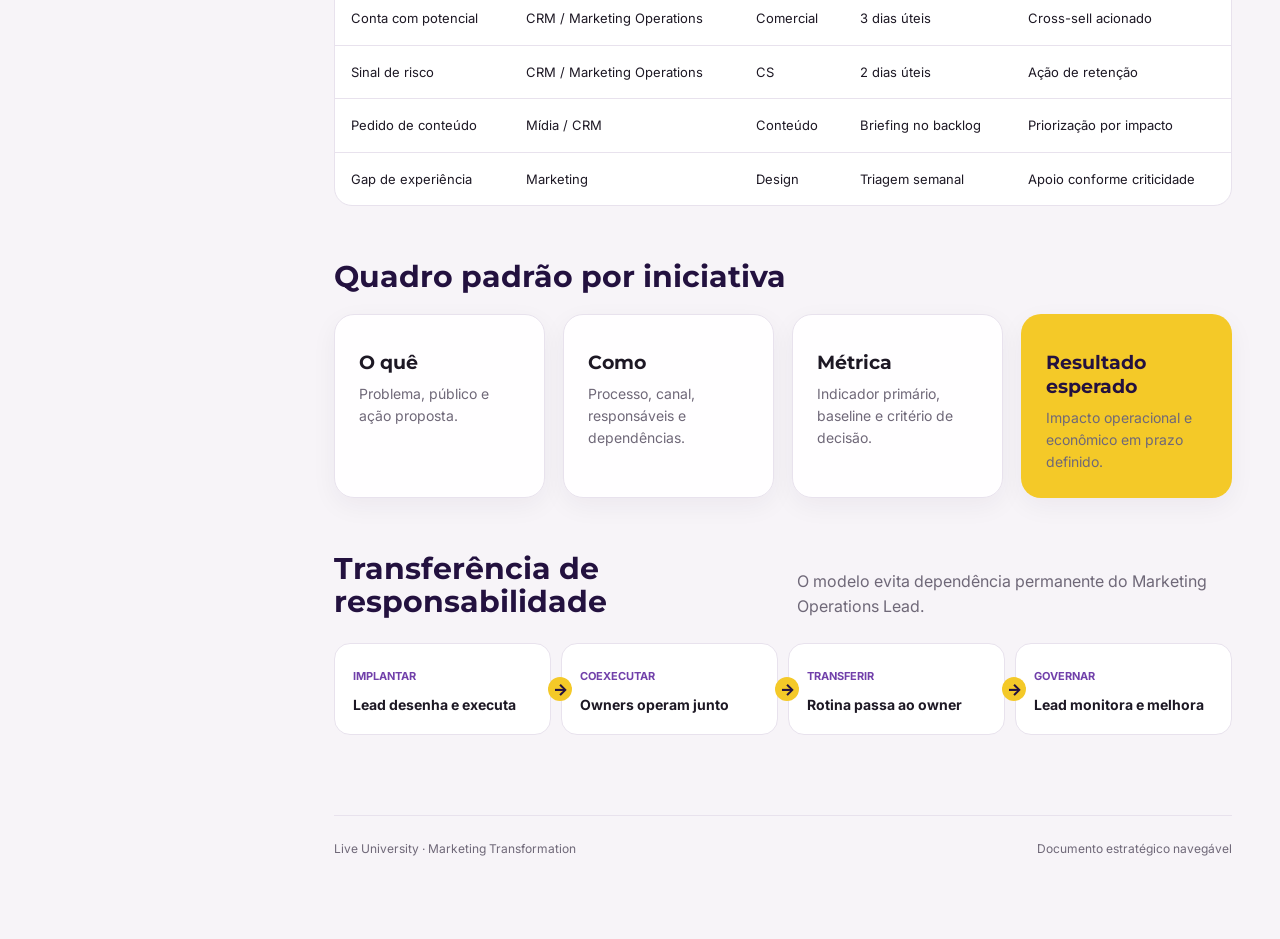
<file: playbook-operacional.html>
<!DOCTYPE html><html lang="pt-BR"><head><meta charset="UTF-8"><meta name="viewport" content="width=device-width,initial-scale=1.0">
<title>Playbook Operacional | Live University</title><link rel="stylesheet" href="styles.css"></head><body>
<aside class="sidebar"><div class="brand"><div class="brand-mark">L</div><div class="brand-copy"><strong>LIVE UNIVERSITY</strong><span>Marketing Transformation</span></div></div>
<nav class="nav"><div class="nav-label">Navegação</div><a href="index.html"><span class="dot"></span>Visão executiva</a><a href="diagnostico.html"><span class="dot"></span>Diagnóstico</a><a href="metricas.html"><span class="dot"></span>CAC, LTV e Churn</a><a href="service-design.html"><span class="dot"></span>Service Design</a><a href="simplicidade.html"><span class="dot"></span>Leis da Simplicidade</a><a href="operating-model.html"><span class="dot"></span>Operating Model</a><a href="customer-intelligence.html"><span class="dot"></span>Customer Intelligence Enablement</a><a href="roadmap.html"><span class="dot"></span>Roadmap</a><a href="hubspot.html"><span class="dot"></span>Hubspot Operating Model</a><a href="playbook-operacional.html"><span class="dot"></span>Playbook Operacional</a><a href="exemplos.html"><span class="dot"></span>Exemplos e simulações</a><a href="referencias.html"><span class="dot"></span>Referências</a></nav><div class="sidebar-foot">Estratégia de Service Design + Leis da Simplicidade aplicada ao Marketing.</div></aside>
<div class="mobile-top"><strong>LIVE · Marketing</strong><button data-menu>Menu</button></div>
<main class="main"><div class="container"><header class="page-head"><div class="eyebrow">09 · Playbook Operacional</div><h1>O que fazer, como fazer e qual resultado esperar.</h1><p>Um modelo de gestão enxuto para coordenar Mídia por BU, CRM, Conteúdo e a atuação transversal do Marketing Operations Lead.</p></header>

<section class="section"><div class="section-title"><h2>RACI mínimo</h2><p>A responsabilidade evolui ao longo do roadmap: o Marketing Operations Lead assume a implantação e transfere rotinas recorrentes aos owners permanentes.</p></div>
<div class="table-wrap"><table><thead><tr>
<th>Atividade</th><th>Mídia por BU</th><th>CRM</th><th>Conteúdo</th><th>Marketing Operations Lead</th><th>Comercial / CS</th><th>Design</th>
</tr></thead><tbody>
<tr><td>CAC</td><td>A/R</td><td>C</td><td>C</td><td>C / governança</td><td>I</td><td>I</td></tr>
<tr><td>LTV</td><td>C</td><td>A futuro</td><td>C</td><td>A/R inicial</td><td>C</td><td>I</td></tr>
<tr><td>Churn</td><td>I</td><td>A futuro</td><td>C</td><td>A/R inicial</td><td>R em ações de retenção</td><td>I</td></tr>
<tr><td>Customer 360</td><td>C</td><td>R futuro</td><td>I</td><td>A/R inicial</td><td>C</td><td>I</td></tr>
<tr><td>Cross-sell</td><td>C</td><td>R futuro</td><td>C</td><td>A/R inicial</td><td>R comercial</td><td>C quando houver ponto de contato</td></tr>
<tr><td>Experimentos</td><td>R</td><td>R</td><td>C</td><td>A / facilitador</td><td>C</td><td>C quando houver experiência ou comunicação</td></tr>
<tr><td>Governança Hubspot</td><td>C</td><td>R operacional</td><td>I</td><td>A</td><td>C</td><td>I</td></tr>
</tbody></table></div>
<p class="note"><b>Legenda:</b> A = accountable · R = responsável pela execução · C = consultado · I = informado.</p></section>

<section class="section"><div class="section-title"><h2>Cadência operacional</h2></div><div class="grid grid-3">
<div class="card"><span class="badge">SEMANAL</span><h3>Performance e execução</h3><p>CAC por BU, campanhas, gargalos, qualidade de leads, experimentos e pendências de CRM.</p></div>
<div class="card"><span class="badge">MENSAL</span><h3>Lifecycle e valor</h3><p>LTV, churn, recompra, clientes multiproduto, cross-sell, qualidade da base e aprendizados.</p></div>
<div class="card card-dark"><span class="badge" style="background:var(--yellow-500);color:var(--purple-950)">TRIMESTRAL</span><h3>Governança e priorização</h3><p>Roadmap, segmentos, automações, orçamento, modelos e transferência de capacidade.</p></div></div></section>
<section class="section"><div class="section-title"><h2>SLAs entre áreas</h2></div><div class="table-wrap"><table><thead><tr><th>Evento</th><th>Origem</th><th>Destino</th><th>SLA sugerido</th><th>Resultado</th></tr></thead><tbody>
<tr><td>Lead qualificado</td><td>Marketing</td><td>Comercial</td><td>1 dia útil</td><td>Velocidade de contato</td></tr><tr><td>Conta com potencial</td><td>CRM / Marketing Operations</td><td>Comercial</td><td>3 dias úteis</td><td>Cross-sell acionado</td></tr><tr><td>Sinal de risco</td><td>CRM / Marketing Operations</td><td>CS</td><td>2 dias úteis</td><td>Ação de retenção</td></tr><tr><td>Pedido de conteúdo</td><td>Mídia / CRM</td><td>Conteúdo</td><td>Briefing no backlog</td><td>Priorização por impacto</td></tr><tr><td>Gap de experiência</td><td>Marketing</td><td>Design</td><td>Triagem semanal</td><td>Apoio conforme criticidade</td></tr>
</tbody></table></div></section>
<section class="section"><div class="section-title"><h2>Quadro padrão por iniciativa</h2></div><div class="grid grid-4"><div class="card"><h3>O quê</h3><p>Problema, público e ação proposta.</p></div><div class="card"><h3>Como</h3><p>Processo, canal, responsáveis e dependências.</p></div><div class="card"><h3>Métrica</h3><p>Indicador primário, baseline e critério de decisão.</p></div><div class="card card-yellow"><h3>Resultado esperado</h3><p>Impacto operacional e econômico em prazo definido.</p></div></div></section>
<section class="section"><div class="section-title"><h2>Transferência de responsabilidade</h2><p>O modelo evita dependência permanente do Marketing Operations Lead.</p></div>
<div class="flow">
<div class="flow-step"><span>Implantar</span><strong>Lead desenha e executa</strong></div>
<div class="flow-step"><span>Coexecutar</span><strong>Owners operam junto</strong></div>
<div class="flow-step"><span>Transferir</span><strong>Rotina passa ao owner</strong></div>
<div class="flow-step"><span>Governar</span><strong>Lead monitora e melhora</strong></div>
</div></section>
<footer class="footer"><span>Live University · Marketing Transformation</span><span>Documento estratégico navegável</span></footer></div></main><script src="app.js"></script></body></html>
</file>
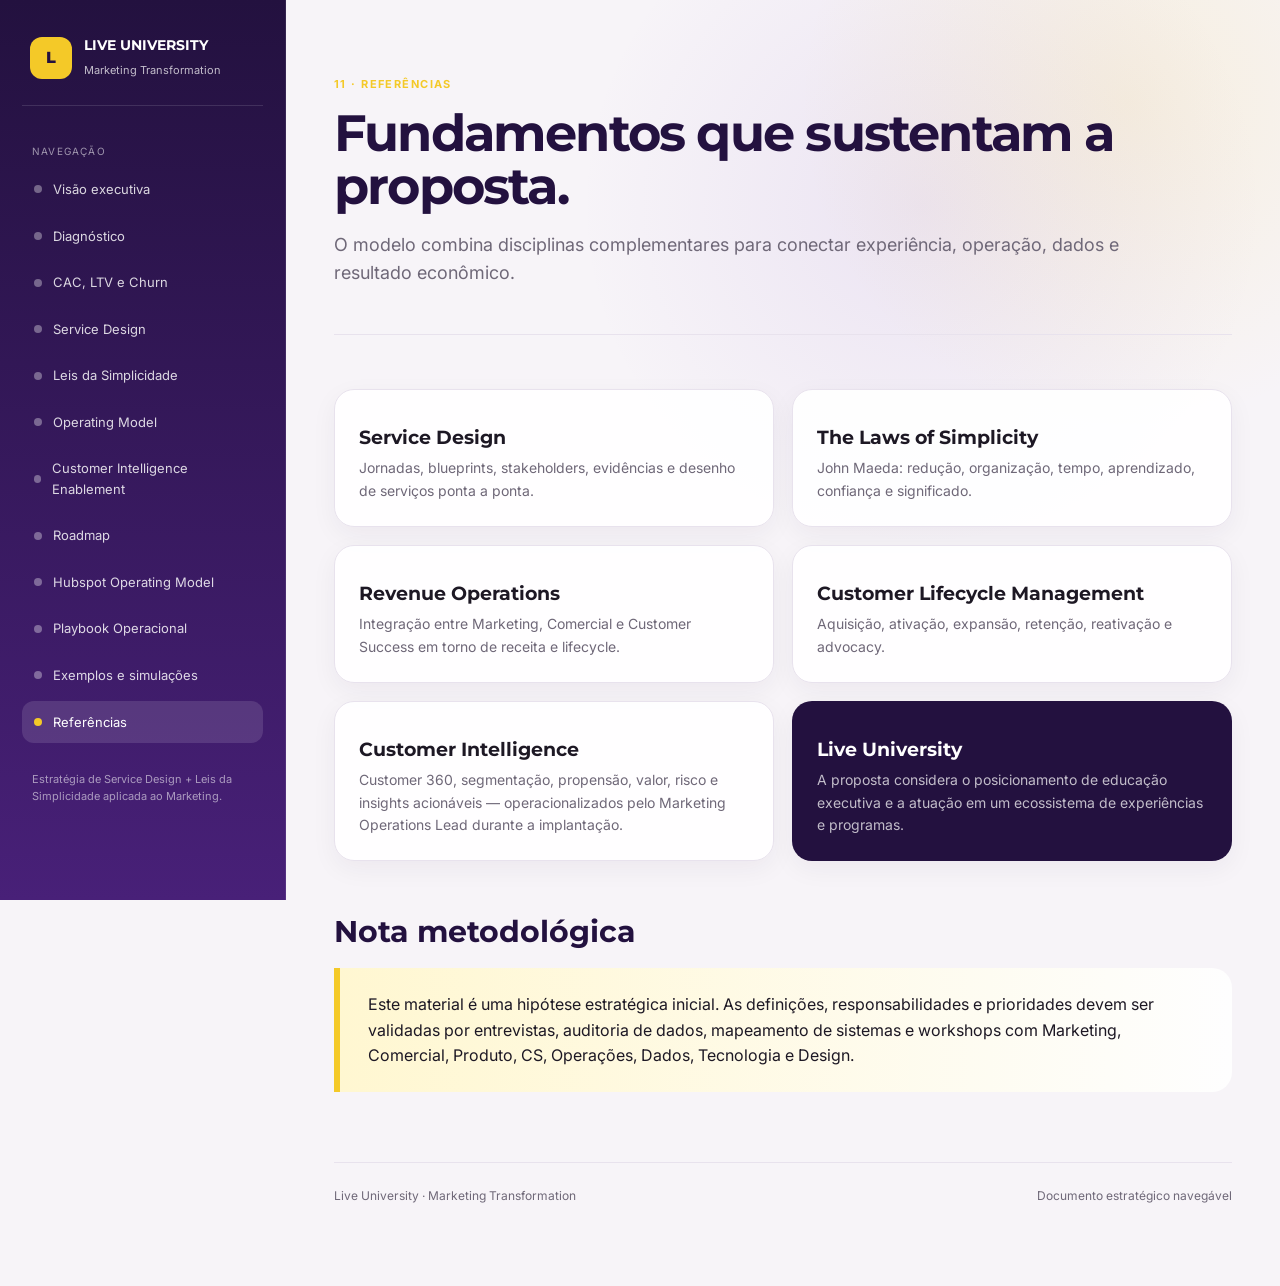
<file: referencias.html>
<!DOCTYPE html><html lang="pt-BR"><head><meta charset="UTF-8"><meta name="viewport" content="width=device-width,initial-scale=1.0">
<title>Referências | Live University</title><link rel="stylesheet" href="styles.css"></head><body>
<aside class="sidebar"><div class="brand"><div class="brand-mark">L</div><div class="brand-copy"><strong>LIVE UNIVERSITY</strong><span>Marketing Transformation</span></div></div>
<nav class="nav"><div class="nav-label">Navegação</div><a href="index.html"><span class="dot"></span>Visão executiva</a><a href="diagnostico.html"><span class="dot"></span>Diagnóstico</a><a href="metricas.html"><span class="dot"></span>CAC, LTV e Churn</a><a href="service-design.html"><span class="dot"></span>Service Design</a><a href="simplicidade.html"><span class="dot"></span>Leis da Simplicidade</a><a href="operating-model.html"><span class="dot"></span>Operating Model</a><a href="customer-intelligence.html"><span class="dot"></span>Customer Intelligence Enablement</a><a href="roadmap.html"><span class="dot"></span>Roadmap</a><a href="hubspot.html"><span class="dot"></span>Hubspot Operating Model</a><a href="playbook-operacional.html"><span class="dot"></span>Playbook Operacional</a><a href="exemplos.html"><span class="dot"></span>Exemplos e simulações</a><a href="referencias.html"><span class="dot"></span>Referências</a></nav><div class="sidebar-foot">Estratégia de Service Design + Leis da Simplicidade aplicada ao Marketing.</div></aside>
<div class="mobile-top"><strong>LIVE · Marketing</strong><button data-menu>Menu</button></div>
<main class="main"><div class="container">
<header class="page-head"><div class="eyebrow">11 · Referências</div><h1>Fundamentos que sustentam a proposta.</h1>
<p>O modelo combina disciplinas complementares para conectar experiência, operação, dados e resultado econômico.</p></header>
<section class="section"><div class="grid grid-2">
<div class="card"><h3>Service Design</h3><p>Jornadas, blueprints, stakeholders, evidências e desenho de serviços ponta a ponta.</p></div>
<div class="card"><h3>The Laws of Simplicity</h3><p>John Maeda: redução, organização, tempo, aprendizado, confiança e significado.</p></div>
<div class="card"><h3>Revenue Operations</h3><p>Integração entre Marketing, Comercial e Customer Success em torno de receita e lifecycle.</p></div>
<div class="card"><h3>Customer Lifecycle Management</h3><p>Aquisição, ativação, expansão, retenção, reativação e advocacy.</p></div>
<div class="card"><h3>Customer Intelligence</h3><p>Customer 360, segmentação, propensão, valor, risco e insights acionáveis — operacionalizados pelo Marketing Operations Lead durante a implantação.</p></div>
<div class="card card-dark"><h3>Live University</h3><p>A proposta considera o posicionamento de educação executiva e a atuação em um ecossistema de experiências e programas.</p></div>
</div></section>
<section class="section"><div class="section-title"><h2>Nota metodológica</h2></div>
<div class="callout">Este material é uma hipótese estratégica inicial. As definições, responsabilidades e prioridades devem ser validadas por entrevistas, auditoria de dados, mapeamento de sistemas e workshops com Marketing, Comercial, Produto, CS, Operações, Dados, Tecnologia e Design.</div></section>
<footer class="footer"><span>Live University · Marketing Transformation</span><span>Documento estratégico navegável</span></footer></div></main>
<script src="app.js"></script></body></html>
</file>
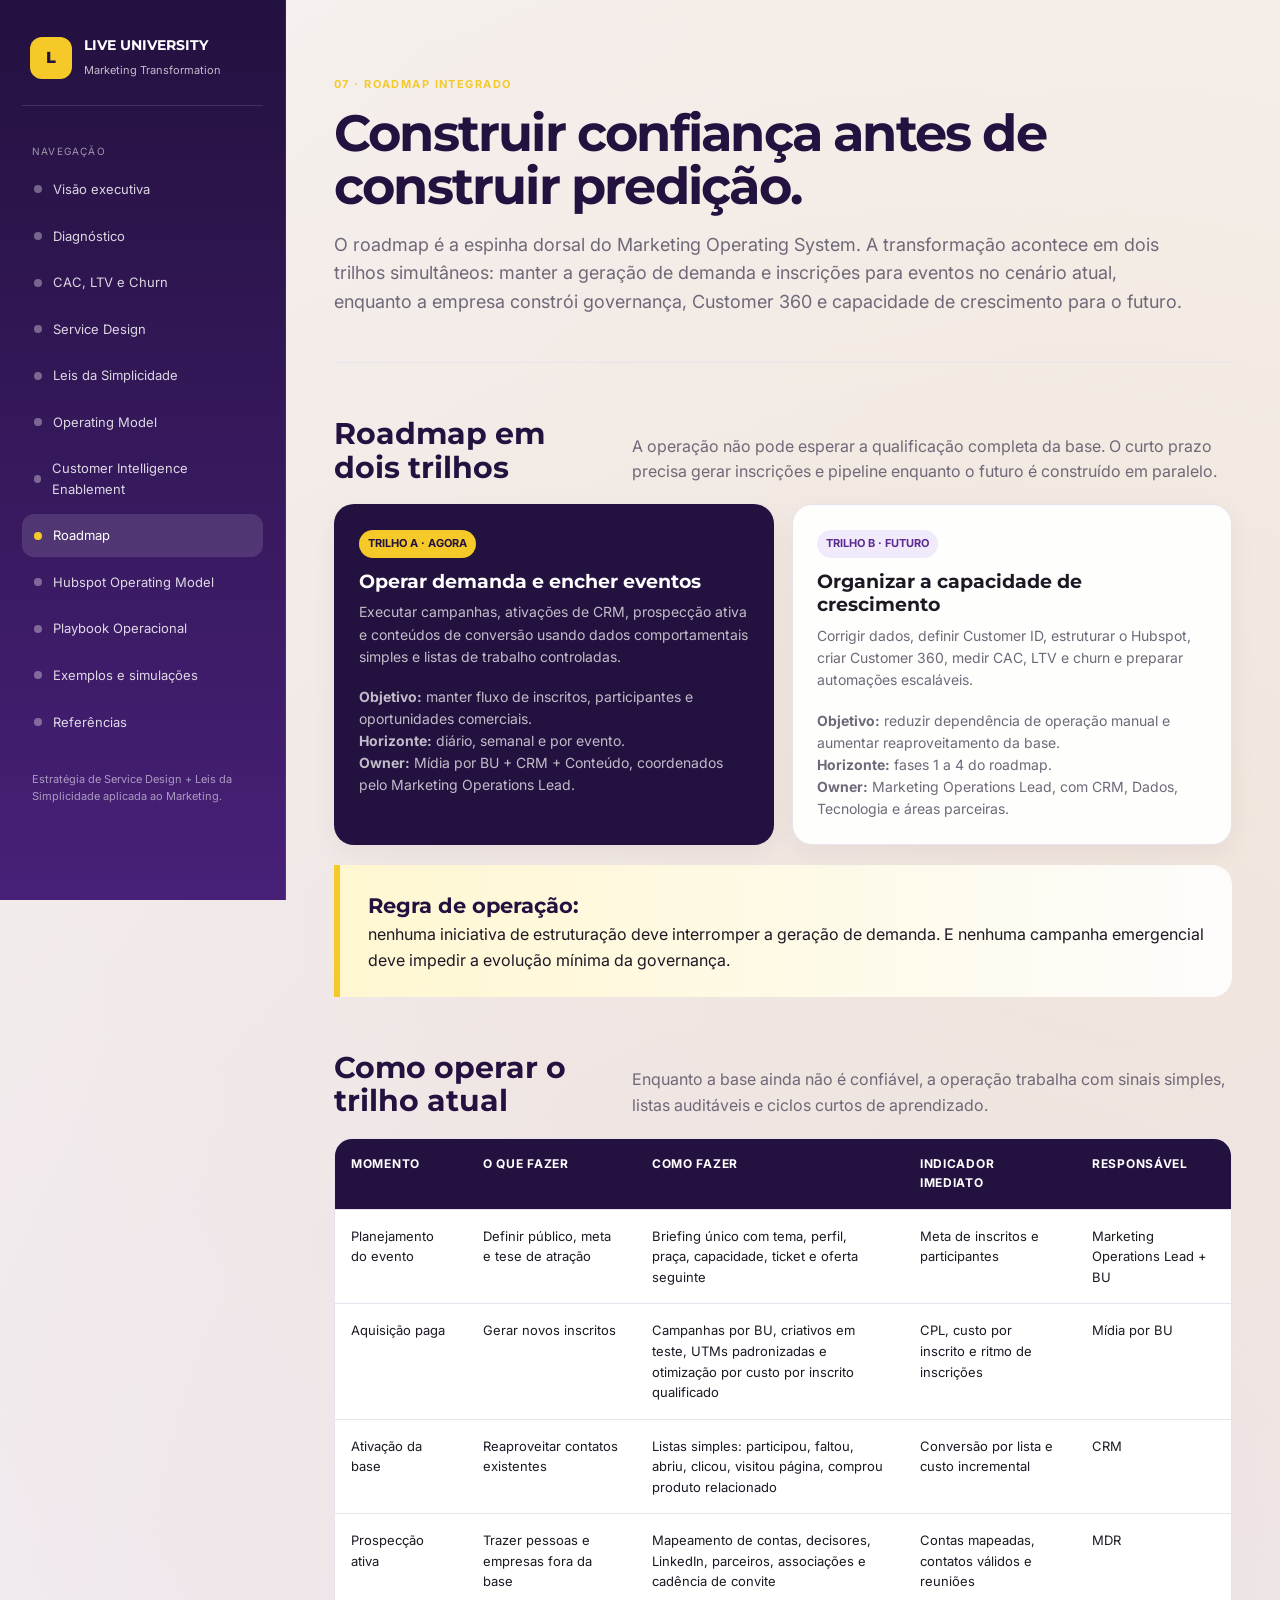
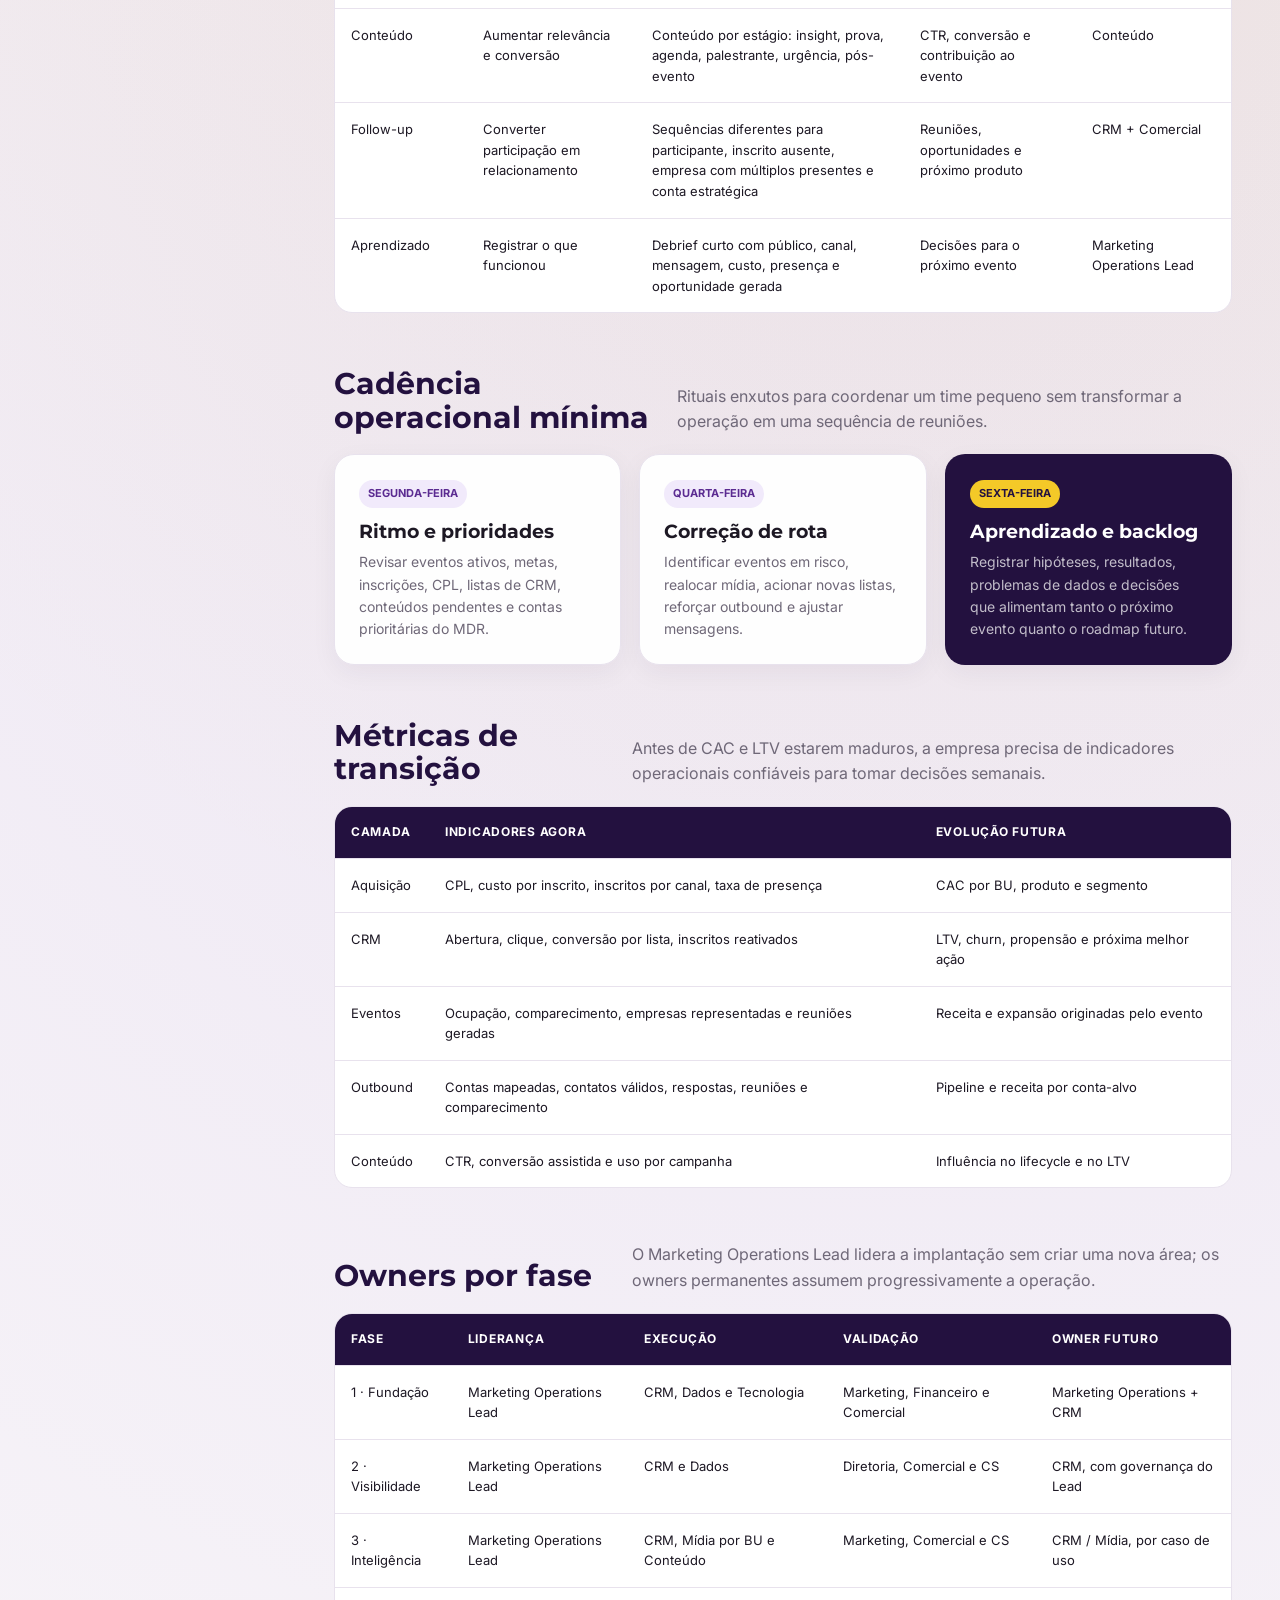
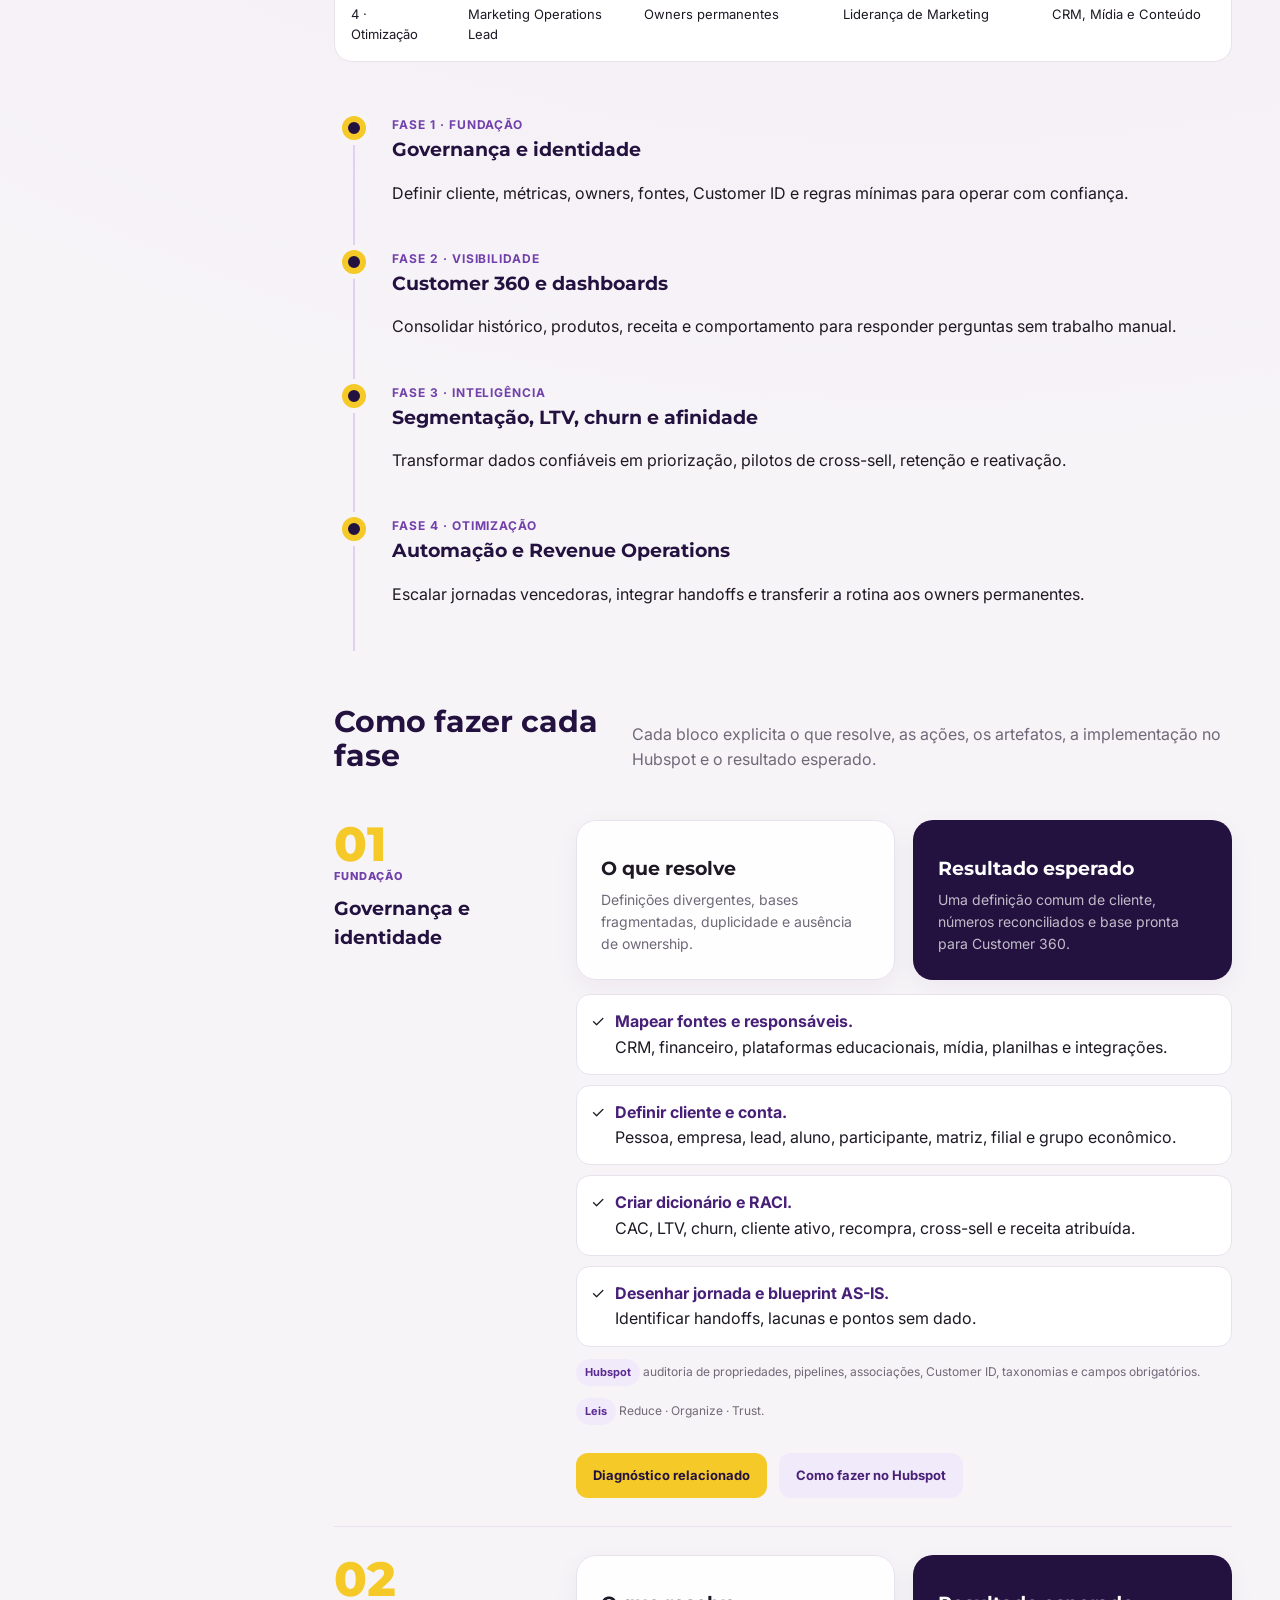
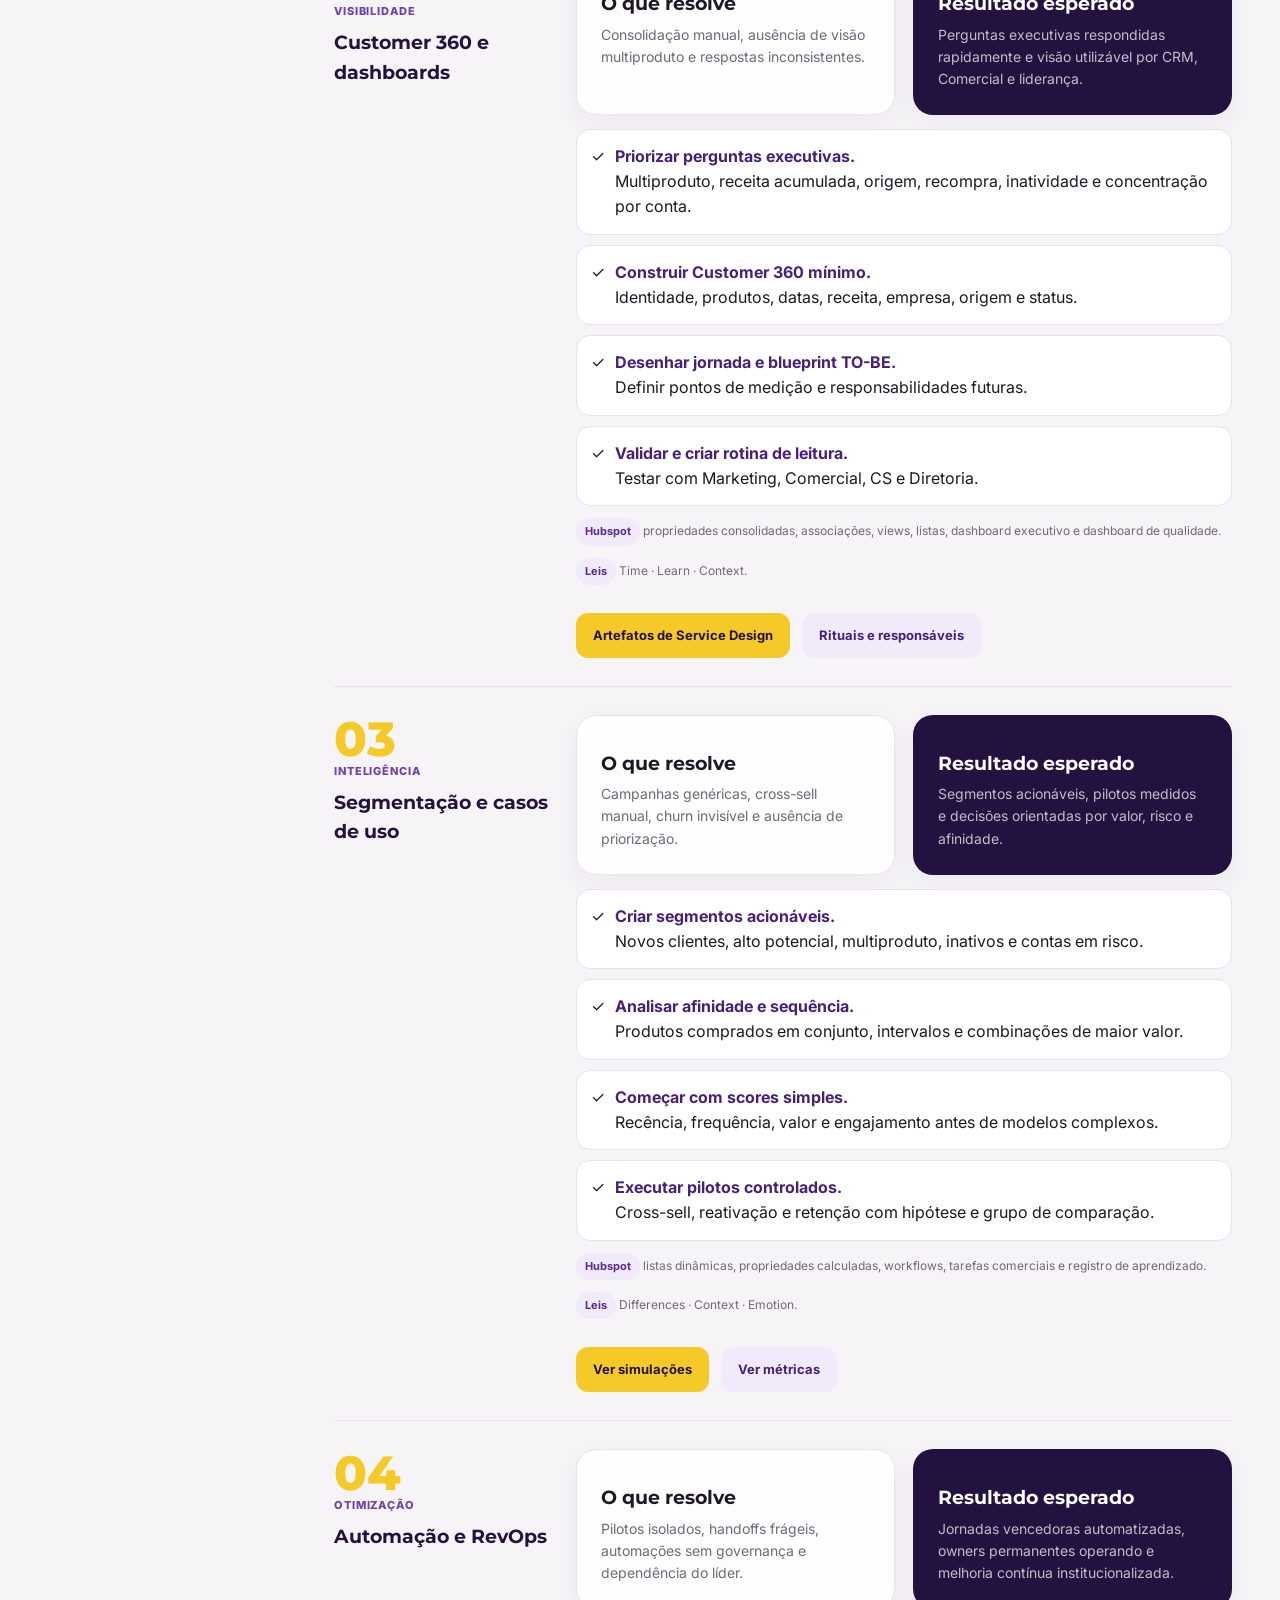
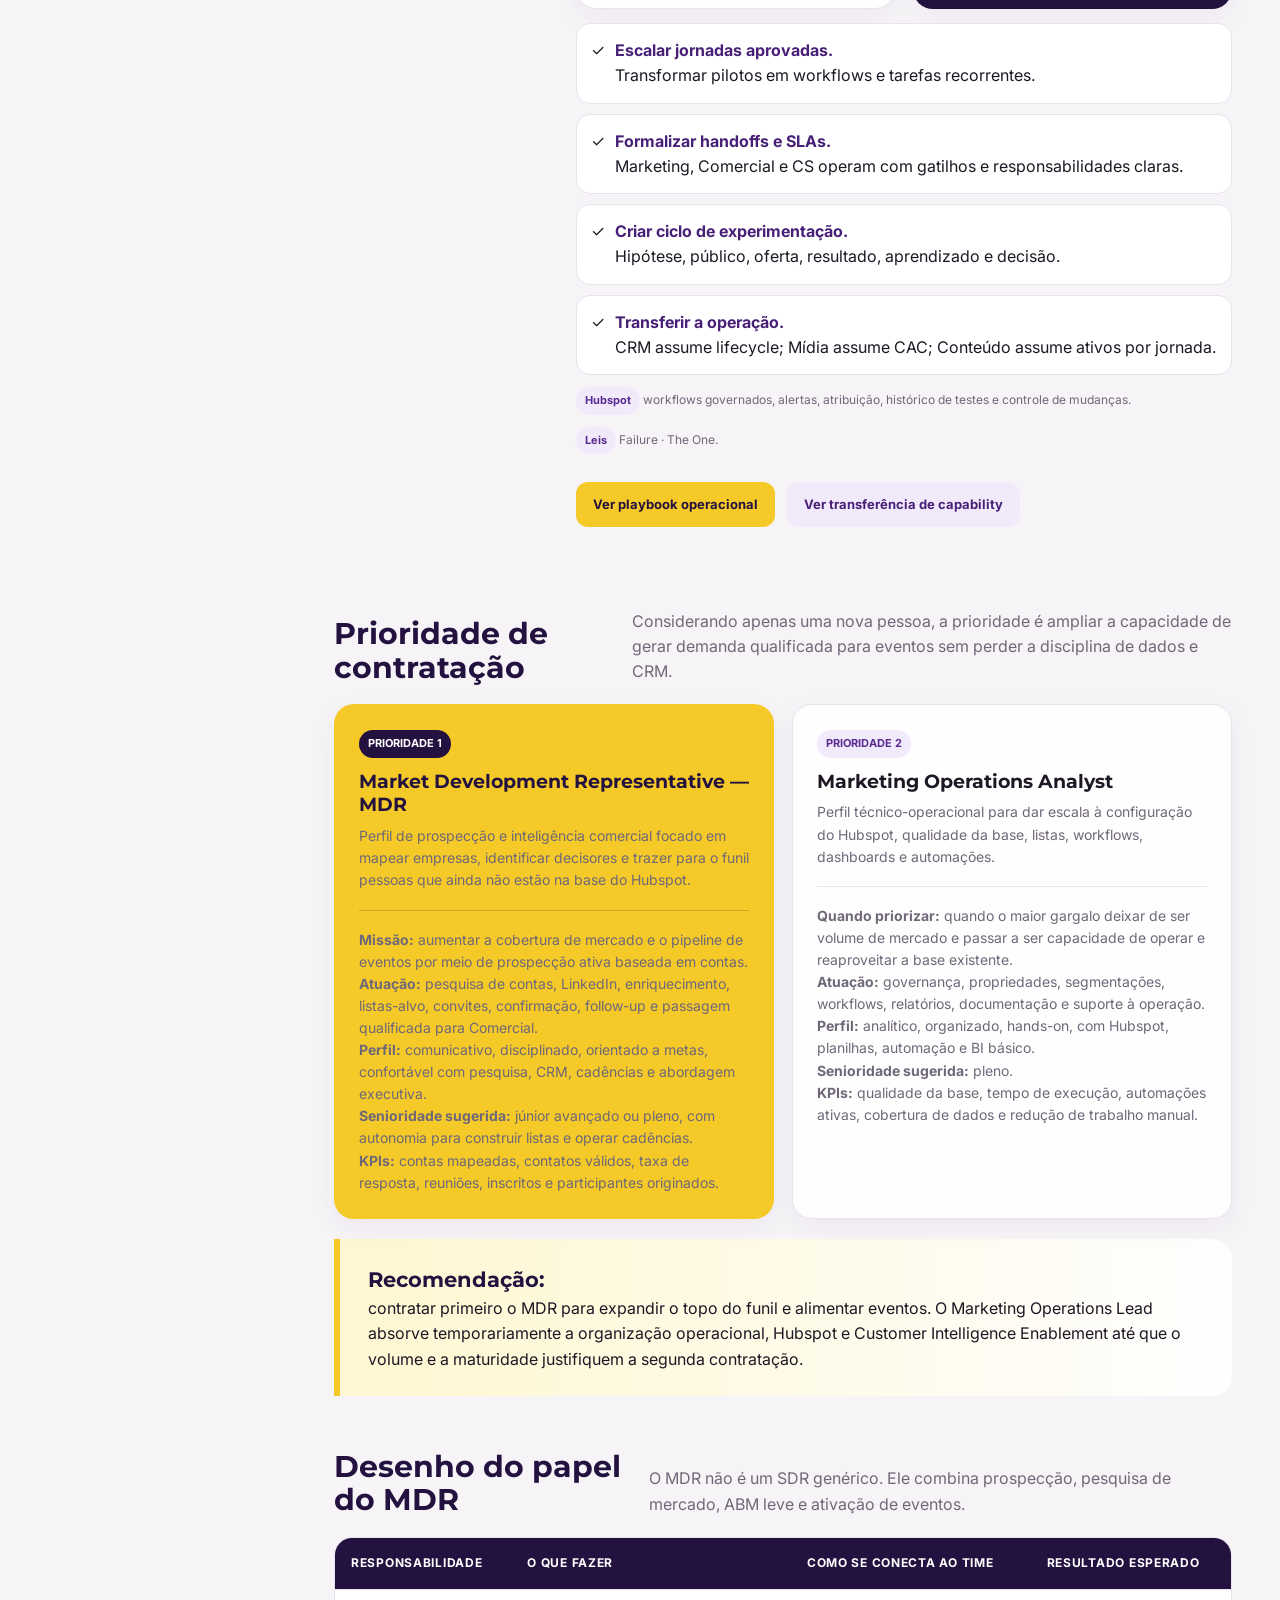
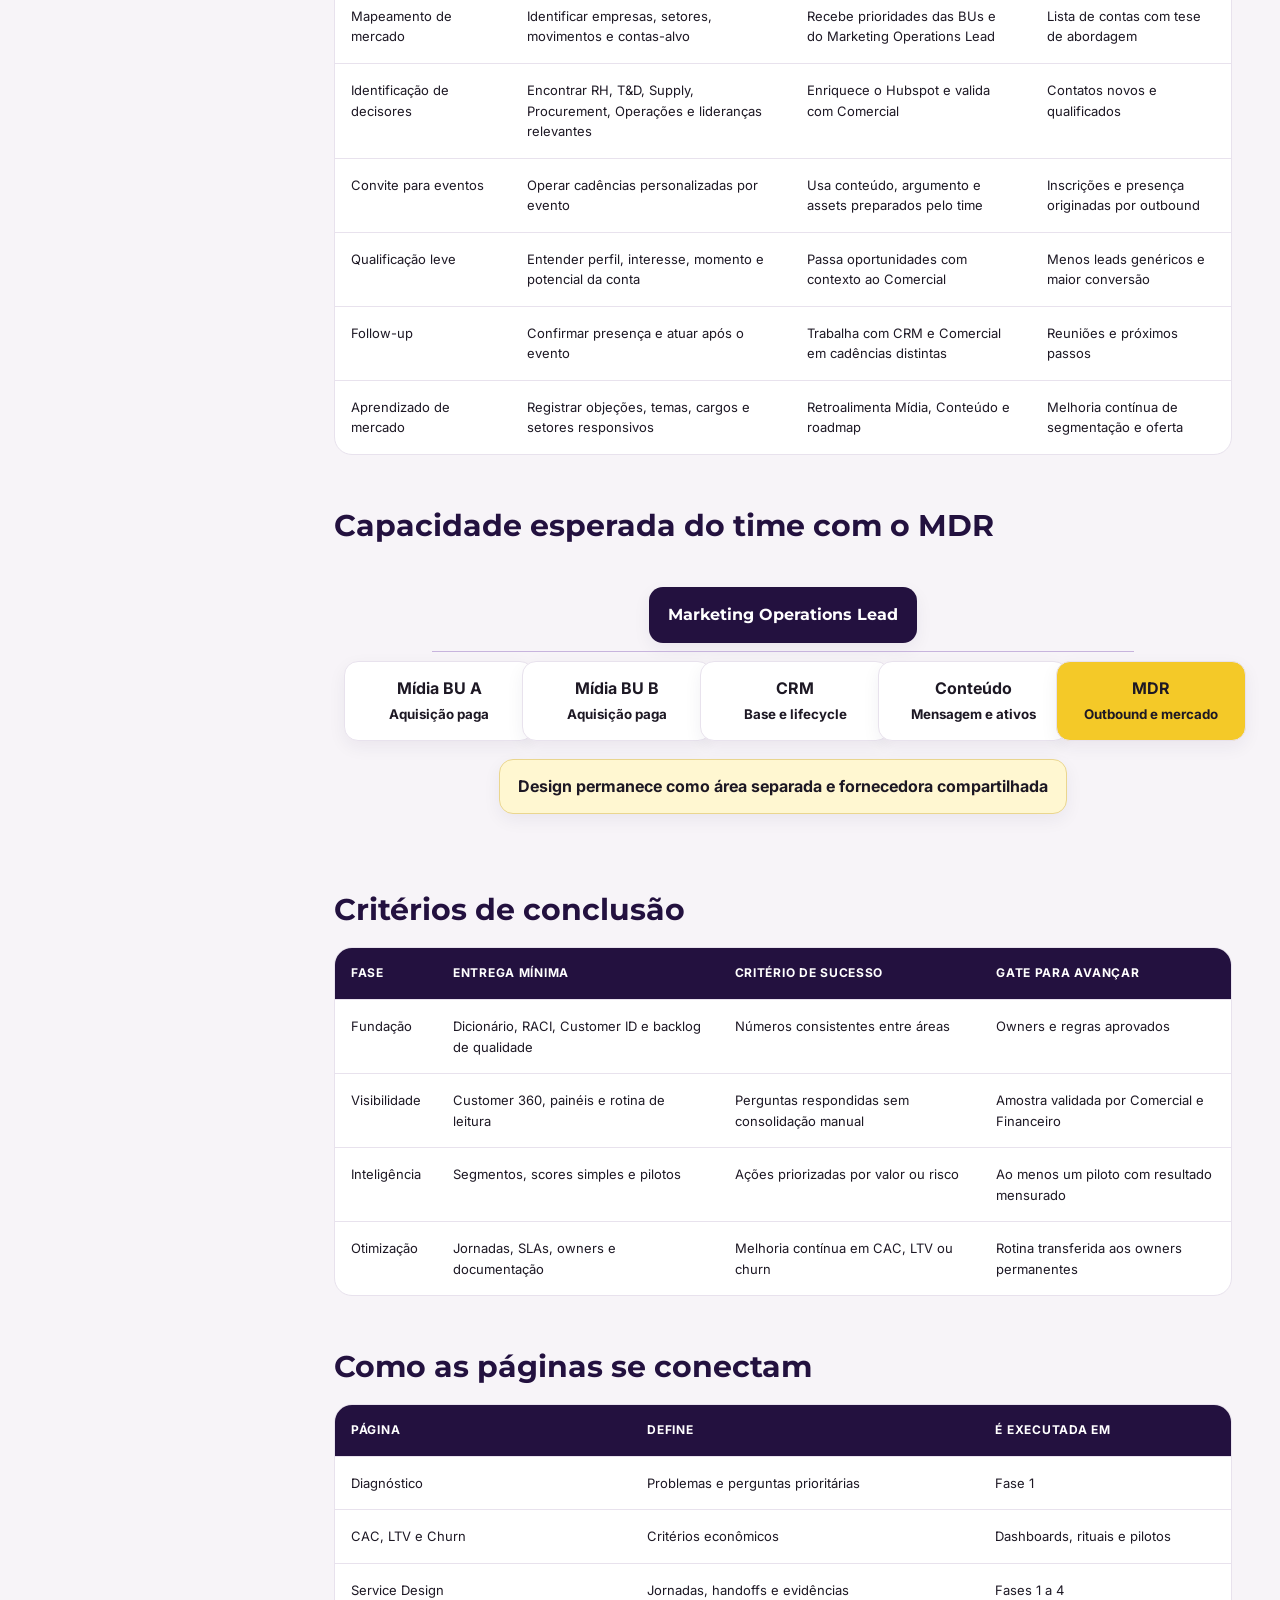
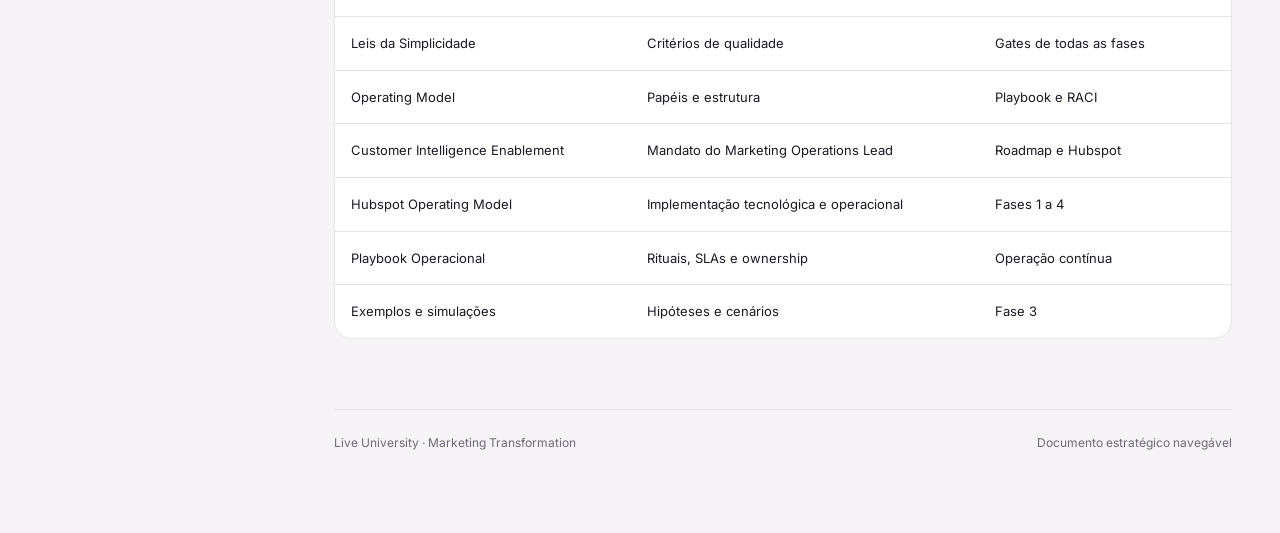
<file: roadmap.html>
<!DOCTYPE html><html lang="pt-BR"><head><meta charset="UTF-8"><meta name="viewport" content="width=device-width,initial-scale=1.0">
<title>Roadmap | Live University</title><link rel="stylesheet" href="styles.css"></head><body>
<aside class="sidebar"><div class="brand"><div class="brand-mark">L</div><div class="brand-copy"><strong>LIVE UNIVERSITY</strong><span>Marketing Transformation</span></div></div>
<nav class="nav"><div class="nav-label">Navegação</div><a href="index.html"><span class="dot"></span>Visão executiva</a><a href="diagnostico.html"><span class="dot"></span>Diagnóstico</a><a href="metricas.html"><span class="dot"></span>CAC, LTV e Churn</a><a href="service-design.html"><span class="dot"></span>Service Design</a><a href="simplicidade.html"><span class="dot"></span>Leis da Simplicidade</a><a href="operating-model.html"><span class="dot"></span>Operating Model</a><a href="customer-intelligence.html"><span class="dot"></span>Customer Intelligence Enablement</a><a href="roadmap.html"><span class="dot"></span>Roadmap</a><a href="hubspot.html"><span class="dot"></span>Hubspot Operating Model</a><a href="playbook-operacional.html"><span class="dot"></span>Playbook Operacional</a><a href="exemplos.html"><span class="dot"></span>Exemplos e simulações</a><a href="referencias.html"><span class="dot"></span>Referências</a></nav><div class="sidebar-foot">Estratégia de Service Design + Leis da Simplicidade aplicada ao Marketing.</div></aside>
<div class="mobile-top"><strong>LIVE · Marketing</strong><button data-menu>Menu</button></div>
<main class="main"><div class="container">
<header class="page-head"><div class="eyebrow">07 · Roadmap integrado</div><h1>Construir confiança antes de construir predição.</h1>
<p>O roadmap é a espinha dorsal do Marketing Operating System. A transformação acontece em dois trilhos simultâneos: manter a geração de demanda e inscrições para eventos no cenário atual, enquanto a empresa constrói governança, Customer 360 e capacidade de crescimento para o futuro.</p></header>


<section class="section">
<div class="section-title"><h2>Roadmap em dois trilhos</h2><p>A operação não pode esperar a qualificação completa da base. O curto prazo precisa gerar inscrições e pipeline enquanto o futuro é construído em paralelo.</p></div>

<div class="grid grid-2">
<article class="card card-dark">
<span class="badge" style="background:var(--yellow-500);color:var(--purple-950)">TRILHO A · AGORA</span>
<h3>Operar demanda e encher eventos</h3>
<p>Executar campanhas, ativações de CRM, prospecção ativa e conteúdos de conversão usando dados comportamentais simples e listas de trabalho controladas.</p>
<div style="margin-top:18px">
<p><b>Objetivo:</b> manter fluxo de inscritos, participantes e oportunidades comerciais.</p>
<p><b>Horizonte:</b> diário, semanal e por evento.</p>
<p><b>Owner:</b> Mídia por BU + CRM + Conteúdo, coordenados pelo Marketing Operations Lead.</p>
</div>
</article>

<article class="card">
<span class="badge">TRILHO B · FUTURO</span>
<h3>Organizar a capacidade de crescimento</h3>
<p>Corrigir dados, definir Customer ID, estruturar o Hubspot, criar Customer 360, medir CAC, LTV e churn e preparar automações escaláveis.</p>
<div style="margin-top:18px">
<p><b>Objetivo:</b> reduzir dependência de operação manual e aumentar reaproveitamento da base.</p>
<p><b>Horizonte:</b> fases 1 a 4 do roadmap.</p>
<p><b>Owner:</b> Marketing Operations Lead, com CRM, Dados, Tecnologia e áreas parceiras.</p>
</div>
</article>
</div>

<div class="callout" style="margin-top:20px"><strong>Regra de operação:</strong><br>nenhuma iniciativa de estruturação deve interromper a geração de demanda. E nenhuma campanha emergencial deve impedir a evolução mínima da governança.</div>
</section>

<section class="section"><div class="section-title"><h2>Como operar o trilho atual</h2><p>Enquanto a base ainda não é confiável, a operação trabalha com sinais simples, listas auditáveis e ciclos curtos de aprendizado.</p></div>

<div class="table-wrap"><table><thead><tr>
<th>Momento</th><th>O que fazer</th><th>Como fazer</th><th>Indicador imediato</th><th>Responsável</th>
</tr></thead><tbody>
<tr><td>Planejamento do evento</td><td>Definir público, meta e tese de atração</td><td>Briefing único com tema, perfil, praça, capacidade, ticket e oferta seguinte</td><td>Meta de inscritos e participantes</td><td>Marketing Operations Lead + BU</td></tr>
<tr><td>Aquisição paga</td><td>Gerar novos inscritos</td><td>Campanhas por BU, criativos em teste, UTMs padronizadas e otimização por custo por inscrito qualificado</td><td>CPL, custo por inscrito e ritmo de inscrições</td><td>Mídia por BU</td></tr>
<tr><td>Ativação da base</td><td>Reaproveitar contatos existentes</td><td>Listas simples: participou, faltou, abriu, clicou, visitou página, comprou produto relacionado</td><td>Conversão por lista e custo incremental</td><td>CRM</td></tr>
<tr><td>Prospecção ativa</td><td>Trazer pessoas e empresas fora da base</td><td>Mapeamento de contas, decisores, LinkedIn, parceiros, associações e cadência de convite</td><td>Contas mapeadas, contatos válidos e reuniões</td><td>MDR</td></tr>
<tr><td>Conteúdo</td><td>Aumentar relevância e conversão</td><td>Conteúdo por estágio: insight, prova, agenda, palestrante, urgência, pós-evento</td><td>CTR, conversão e contribuição ao evento</td><td>Conteúdo</td></tr>
<tr><td>Follow-up</td><td>Converter participação em relacionamento</td><td>Sequências diferentes para participante, inscrito ausente, empresa com múltiplos presentes e conta estratégica</td><td>Reuniões, oportunidades e próximo produto</td><td>CRM + Comercial</td></tr>
<tr><td>Aprendizado</td><td>Registrar o que funcionou</td><td>Debrief curto com público, canal, mensagem, custo, presença e oportunidade gerada</td><td>Decisões para o próximo evento</td><td>Marketing Operations Lead</td></tr>
</tbody></table></div></section>

<section class="section"><div class="section-title"><h2>Cadência operacional mínima</h2><p>Rituais enxutos para coordenar um time pequeno sem transformar a operação em uma sequência de reuniões.</p></div>
<div class="grid grid-3">
<div class="card"><span class="badge">SEGUNDA-FEIRA</span><h3>Ritmo e prioridades</h3><p>Revisar eventos ativos, metas, inscrições, CPL, listas de CRM, conteúdos pendentes e contas prioritárias do MDR.</p></div>
<div class="card"><span class="badge">QUARTA-FEIRA</span><h3>Correção de rota</h3><p>Identificar eventos em risco, realocar mídia, acionar novas listas, reforçar outbound e ajustar mensagens.</p></div>
<div class="card card-dark"><span class="badge" style="background:var(--yellow-500);color:var(--purple-950)">SEXTA-FEIRA</span><h3>Aprendizado e backlog</h3><p>Registrar hipóteses, resultados, problemas de dados e decisões que alimentam tanto o próximo evento quanto o roadmap futuro.</p></div>
</div></section>

<section class="section"><div class="section-title"><h2>Métricas de transição</h2><p>Antes de CAC e LTV estarem maduros, a empresa precisa de indicadores operacionais confiáveis para tomar decisões semanais.</p></div>
<div class="table-wrap"><table><thead><tr><th>Camada</th><th>Indicadores agora</th><th>Evolução futura</th></tr></thead><tbody>
<tr><td>Aquisição</td><td>CPL, custo por inscrito, inscritos por canal, taxa de presença</td><td>CAC por BU, produto e segmento</td></tr>
<tr><td>CRM</td><td>Abertura, clique, conversão por lista, inscritos reativados</td><td>LTV, churn, propensão e próxima melhor ação</td></tr>
<tr><td>Eventos</td><td>Ocupação, comparecimento, empresas representadas e reuniões geradas</td><td>Receita e expansão originadas pelo evento</td></tr>
<tr><td>Outbound</td><td>Contas mapeadas, contatos válidos, respostas, reuniões e comparecimento</td><td>Pipeline e receita por conta-alvo</td></tr>
<tr><td>Conteúdo</td><td>CTR, conversão assistida e uso por campanha</td><td>Influência no lifecycle e no LTV</td></tr>
</tbody></table></div></section>
<section class="section"><div class="section-title"><h2>Owners por fase</h2><p>O Marketing Operations Lead lidera a implantação sem criar uma nova área; os owners permanentes assumem progressivamente a operação.</p></div>
<div class="table-wrap"><table><thead><tr><th>Fase</th><th>Liderança</th><th>Execução</th><th>Validação</th><th>Owner futuro</th></tr></thead><tbody>
<tr><td>1 · Fundação</td><td>Marketing Operations Lead</td><td>CRM, Dados e Tecnologia</td><td>Marketing, Financeiro e Comercial</td><td>Marketing Operations + CRM</td></tr>
<tr><td>2 · Visibilidade</td><td>Marketing Operations Lead</td><td>CRM e Dados</td><td>Diretoria, Comercial e CS</td><td>CRM, com governança do Lead</td></tr>
<tr><td>3 · Inteligência</td><td>Marketing Operations Lead</td><td>CRM, Mídia por BU e Conteúdo</td><td>Marketing, Comercial e CS</td><td>CRM / Mídia, por caso de uso</td></tr>
<tr><td>4 · Otimização</td><td>Marketing Operations Lead</td><td>Owners permanentes</td><td>Liderança de Marketing</td><td>CRM, Mídia e Conteúdo</td></tr>
</tbody></table></div></section>

<section class="section"><div class="timeline">
<div class="t-item"><div class="t-dot"></div><div class="t-meta">Fase 1 · Fundação</div><h3>Governança e identidade</h3><p>Definir cliente, métricas, owners, fontes, Customer ID e regras mínimas para operar com confiança.</p></div>
<div class="t-item"><div class="t-dot"></div><div class="t-meta">Fase 2 · Visibilidade</div><h3>Customer 360 e dashboards</h3><p>Consolidar histórico, produtos, receita e comportamento para responder perguntas sem trabalho manual.</p></div>
<div class="t-item"><div class="t-dot"></div><div class="t-meta">Fase 3 · Inteligência</div><h3>Segmentação, LTV, churn e afinidade</h3><p>Transformar dados confiáveis em priorização, pilotos de cross-sell, retenção e reativação.</p></div>
<div class="t-item"><div class="t-dot"></div><div class="t-meta">Fase 4 · Otimização</div><h3>Automação e Revenue Operations</h3><p>Escalar jornadas vencedoras, integrar handoffs e transferir a rotina aos owners permanentes.</p></div>
</div></section>

<section class="section"><div class="section-title"><h2>Como fazer cada fase</h2><p>Cada bloco explicita o que resolve, as ações, os artefatos, a implementação no Hubspot e o resultado esperado.</p></div>

<div class="howto"><div class="howto-phase"><div class="num">01</div><div class="mini-label">Fundação</div><h3>Governança e identidade</h3></div>
<div>
<div class="grid grid-2">
<div class="card"><h3>O que resolve</h3><p>Definições divergentes, bases fragmentadas, duplicidade e ausência de ownership.</p></div>
<div class="card card-dark"><h3>Resultado esperado</h3><p>Uma definição comum de cliente, números reconciliados e base pronta para Customer 360.</p></div>
</div>
<div class="checklist" style="margin-top:14px">
<div class="check"><div>✓</div><div><b>Mapear fontes e responsáveis.</b><br>CRM, financeiro, plataformas educacionais, mídia, planilhas e integrações.</div></div>
<div class="check"><div>✓</div><div><b>Definir cliente e conta.</b><br>Pessoa, empresa, lead, aluno, participante, matriz, filial e grupo econômico.</div></div>
<div class="check"><div>✓</div><div><b>Criar dicionário e RACI.</b><br>CAC, LTV, churn, cliente ativo, recompra, cross-sell e receita atribuída.</div></div>
<div class="check"><div>✓</div><div><b>Desenhar jornada e blueprint AS-IS.</b><br>Identificar handoffs, lacunas e pontos sem dado.</div></div>
</div>
<p class="note"><span class="badge">Hubspot</span> auditoria de propriedades, pipelines, associações, Customer ID, taxonomias e campos obrigatórios.</p>
<p class="note"><span class="badge">Leis</span> Reduce · Organize · Trust.</p>
<div class="hero-actions"><a class="btn btn-primary" href="diagnostico.html">Diagnóstico relacionado</a><a class="btn" style="background:var(--purple-100);color:var(--purple-800)" href="hubspot.html">Como fazer no Hubspot</a></div>
</div></div>

<div class="howto"><div class="howto-phase"><div class="num">02</div><div class="mini-label">Visibilidade</div><h3>Customer 360 e dashboards</h3></div>
<div>
<div class="grid grid-2">
<div class="card"><h3>O que resolve</h3><p>Consolidação manual, ausência de visão multiproduto e respostas inconsistentes.</p></div>
<div class="card card-dark"><h3>Resultado esperado</h3><p>Perguntas executivas respondidas rapidamente e visão utilizável por CRM, Comercial e liderança.</p></div>
</div>
<div class="checklist" style="margin-top:14px">
<div class="check"><div>✓</div><div><b>Priorizar perguntas executivas.</b><br>Multiproduto, receita acumulada, origem, recompra, inatividade e concentração por conta.</div></div>
<div class="check"><div>✓</div><div><b>Construir Customer 360 mínimo.</b><br>Identidade, produtos, datas, receita, empresa, origem e status.</div></div>
<div class="check"><div>✓</div><div><b>Desenhar jornada e blueprint TO-BE.</b><br>Definir pontos de medição e responsabilidades futuras.</div></div>
<div class="check"><div>✓</div><div><b>Validar e criar rotina de leitura.</b><br>Testar com Marketing, Comercial, CS e Diretoria.</div></div>
</div>
<p class="note"><span class="badge">Hubspot</span> propriedades consolidadas, associações, views, listas, dashboard executivo e dashboard de qualidade.</p>
<p class="note"><span class="badge">Leis</span> Time · Learn · Context.</p>
<div class="hero-actions"><a class="btn btn-primary" href="service-design.html">Artefatos de Service Design</a><a class="btn" style="background:var(--purple-100);color:var(--purple-800)" href="playbook-operacional.html">Rituais e responsáveis</a></div>
</div></div>

<div class="howto"><div class="howto-phase"><div class="num">03</div><div class="mini-label">Inteligência</div><h3>Segmentação e casos de uso</h3></div>
<div>
<div class="grid grid-2">
<div class="card"><h3>O que resolve</h3><p>Campanhas genéricas, cross-sell manual, churn invisível e ausência de priorização.</p></div>
<div class="card card-dark"><h3>Resultado esperado</h3><p>Segmentos acionáveis, pilotos medidos e decisões orientadas por valor, risco e afinidade.</p></div>
</div>
<div class="checklist" style="margin-top:14px">
<div class="check"><div>✓</div><div><b>Criar segmentos acionáveis.</b><br>Novos clientes, alto potencial, multiproduto, inativos e contas em risco.</div></div>
<div class="check"><div>✓</div><div><b>Analisar afinidade e sequência.</b><br>Produtos comprados em conjunto, intervalos e combinações de maior valor.</div></div>
<div class="check"><div>✓</div><div><b>Começar com scores simples.</b><br>Recência, frequência, valor e engajamento antes de modelos complexos.</div></div>
<div class="check"><div>✓</div><div><b>Executar pilotos controlados.</b><br>Cross-sell, reativação e retenção com hipótese e grupo de comparação.</div></div>
</div>
<p class="note"><span class="badge">Hubspot</span> listas dinâmicas, propriedades calculadas, workflows, tarefas comerciais e registro de aprendizado.</p>
<p class="note"><span class="badge">Leis</span> Differences · Context · Emotion.</p>
<div class="hero-actions"><a class="btn btn-primary" href="exemplos.html">Ver simulações</a><a class="btn" style="background:var(--purple-100);color:var(--purple-800)" href="metricas.html">Ver métricas</a></div>
</div></div>

<div class="howto"><div class="howto-phase"><div class="num">04</div><div class="mini-label">Otimização</div><h3>Automação e RevOps</h3></div>
<div>
<div class="grid grid-2">
<div class="card"><h3>O que resolve</h3><p>Pilotos isolados, handoffs frágeis, automações sem governança e dependência do líder.</p></div>
<div class="card card-dark"><h3>Resultado esperado</h3><p>Jornadas vencedoras automatizadas, owners permanentes operando e melhoria contínua institucionalizada.</p></div>
</div>
<div class="checklist" style="margin-top:14px">
<div class="check"><div>✓</div><div><b>Escalar jornadas aprovadas.</b><br>Transformar pilotos em workflows e tarefas recorrentes.</div></div>
<div class="check"><div>✓</div><div><b>Formalizar handoffs e SLAs.</b><br>Marketing, Comercial e CS operam com gatilhos e responsabilidades claras.</div></div>
<div class="check"><div>✓</div><div><b>Criar ciclo de experimentação.</b><br>Hipótese, público, oferta, resultado, aprendizado e decisão.</div></div>
<div class="check"><div>✓</div><div><b>Transferir a operação.</b><br>CRM assume lifecycle; Mídia assume CAC; Conteúdo assume ativos por jornada.</div></div>
</div>
<p class="note"><span class="badge">Hubspot</span> workflows governados, alertas, atribuição, histórico de testes e controle de mudanças.</p>
<p class="note"><span class="badge">Leis</span> Failure · The One.</p>
<div class="hero-actions"><a class="btn btn-primary" href="playbook-operacional.html">Ver playbook operacional</a><a class="btn" style="background:var(--purple-100);color:var(--purple-800)" href="customer-intelligence.html">Ver transferência de capability</a></div>
</div></div>
</section>


<section class="section"><div class="section-title"><h2>Prioridade de contratação</h2><p>Considerando apenas uma nova pessoa, a prioridade é ampliar a capacidade de gerar demanda qualificada para eventos sem perder a disciplina de dados e CRM.</p></div>

<div class="grid grid-2">
<article class="card card-yellow">
<span class="badge" style="background:var(--purple-950);color:#fff">PRIORIDADE 1</span>
<h3>Market Development Representative — MDR</h3>
<p>Perfil de prospecção e inteligência comercial focado em mapear empresas, identificar decisores e trazer para o funil pessoas que ainda não estão na base do Hubspot.</p>
<hr style="border:0;border-top:1px solid rgba(35,17,63,.18);margin:18px 0">
<p><b>Missão:</b> aumentar a cobertura de mercado e o pipeline de eventos por meio de prospecção ativa baseada em contas.</p>
<p><b>Atuação:</b> pesquisa de contas, LinkedIn, enriquecimento, listas-alvo, convites, confirmação, follow-up e passagem qualificada para Comercial.</p>
<p><b>Perfil:</b> comunicativo, disciplinado, orientado a metas, confortável com pesquisa, CRM, cadências e abordagem executiva.</p>
<p><b>Senioridade sugerida:</b> júnior avançado ou pleno, com autonomia para construir listas e operar cadências.</p>
<p><b>KPIs:</b> contas mapeadas, contatos válidos, taxa de resposta, reuniões, inscritos e participantes originados.</p>
</article>

<article class="card">
<span class="badge">PRIORIDADE 2</span>
<h3>Marketing Operations Analyst</h3>
<p>Perfil técnico-operacional para dar escala à configuração do Hubspot, qualidade da base, listas, workflows, dashboards e automações.</p>
<hr style="border:0;border-top:1px solid var(--line);margin:18px 0">
<p><b>Quando priorizar:</b> quando o maior gargalo deixar de ser volume de mercado e passar a ser capacidade de operar e reaproveitar a base existente.</p>
<p><b>Atuação:</b> governança, propriedades, segmentações, workflows, relatórios, documentação e suporte à operação.</p>
<p><b>Perfil:</b> analítico, organizado, hands-on, com Hubspot, planilhas, automação e BI básico.</p>
<p><b>Senioridade sugerida:</b> pleno.</p>
<p><b>KPIs:</b> qualidade da base, tempo de execução, automações ativas, cobertura de dados e redução de trabalho manual.</p>
</article>
</div>

<div class="callout" style="margin-top:20px"><strong>Recomendação:</strong><br>contratar primeiro o MDR para expandir o topo do funil e alimentar eventos. O Marketing Operations Lead absorve temporariamente a organização operacional, Hubspot e Customer Intelligence Enablement até que o volume e a maturidade justifiquem a segunda contratação.</div>
</section>

<section class="section"><div class="section-title"><h2>Desenho do papel do MDR</h2><p>O MDR não é um SDR genérico. Ele combina prospecção, pesquisa de mercado, ABM leve e ativação de eventos.</p></div>
<div class="table-wrap"><table><thead><tr><th>Responsabilidade</th><th>O que fazer</th><th>Como se conecta ao time</th><th>Resultado esperado</th></tr></thead><tbody>
<tr><td>Mapeamento de mercado</td><td>Identificar empresas, setores, movimentos e contas-alvo</td><td>Recebe prioridades das BUs e do Marketing Operations Lead</td><td>Lista de contas com tese de abordagem</td></tr>
<tr><td>Identificação de decisores</td><td>Encontrar RH, T&D, Supply, Procurement, Operações e lideranças relevantes</td><td>Enriquece o Hubspot e valida com Comercial</td><td>Contatos novos e qualificados</td></tr>
<tr><td>Convite para eventos</td><td>Operar cadências personalizadas por evento</td><td>Usa conteúdo, argumento e assets preparados pelo time</td><td>Inscrições e presença originadas por outbound</td></tr>
<tr><td>Qualificação leve</td><td>Entender perfil, interesse, momento e potencial da conta</td><td>Passa oportunidades com contexto ao Comercial</td><td>Menos leads genéricos e maior conversão</td></tr>
<tr><td>Follow-up</td><td>Confirmar presença e atuar após o evento</td><td>Trabalha com CRM e Comercial em cadências distintas</td><td>Reuniões e próximos passos</td></tr>
<tr><td>Aprendizado de mercado</td><td>Registrar objeções, temas, cargos e setores responsivos</td><td>Retroalimenta Mídia, Conteúdo e roadmap</td><td>Melhoria contínua de segmentação e oferta</td></tr>
</tbody></table></div></section>

<section class="section"><div class="section-title"><h2>Capacidade esperada do time com o MDR</h2></div>
<div class="org">
<div class="org-node org-root">Marketing Operations Lead</div>
<div class="org-row" style="grid-template-columns:repeat(5,minmax(130px,1fr))">
<div class="org-node">Mídia BU A<br><small>Aquisição paga</small></div>
<div class="org-node">Mídia BU B<br><small>Aquisição paga</small></div>
<div class="org-node">CRM<br><small>Base e lifecycle</small></div>
<div class="org-node">Conteúdo<br><small>Mensagem e ativos</small></div>
<div class="org-node" style="background:var(--yellow-500)">MDR<br><small>Outbound e mercado</small></div>
</div>
<div class="org-node org-service">Design permanece como área separada e fornecedora compartilhada</div>
</div></section>
<section class="section"><div class="section-title"><h2>Critérios de conclusão</h2></div>
<div class="table-wrap"><table><thead><tr><th>Fase</th><th>Entrega mínima</th><th>Critério de sucesso</th><th>Gate para avançar</th></tr></thead><tbody>
<tr><td>Fundação</td><td>Dicionário, RACI, Customer ID e backlog de qualidade</td><td>Números consistentes entre áreas</td><td>Owners e regras aprovados</td></tr>
<tr><td>Visibilidade</td><td>Customer 360, painéis e rotina de leitura</td><td>Perguntas respondidas sem consolidação manual</td><td>Amostra validada por Comercial e Financeiro</td></tr>
<tr><td>Inteligência</td><td>Segmentos, scores simples e pilotos</td><td>Ações priorizadas por valor ou risco</td><td>Ao menos um piloto com resultado mensurado</td></tr>
<tr><td>Otimização</td><td>Jornadas, SLAs, owners e documentação</td><td>Melhoria contínua em CAC, LTV ou churn</td><td>Rotina transferida aos owners permanentes</td></tr>
</tbody></table></div></section>

<section class="section"><div class="section-title"><h2>Como as páginas se conectam</h2></div>
<div class="table-wrap"><table><thead><tr><th>Página</th><th>Define</th><th>É executada em</th></tr></thead><tbody>
<tr><td>Diagnóstico</td><td>Problemas e perguntas prioritárias</td><td>Fase 1</td></tr>
<tr><td>CAC, LTV e Churn</td><td>Critérios econômicos</td><td>Dashboards, rituais e pilotos</td></tr>
<tr><td>Service Design</td><td>Jornadas, handoffs e evidências</td><td>Fases 1 a 4</td></tr>
<tr><td>Leis da Simplicidade</td><td>Critérios de qualidade</td><td>Gates de todas as fases</td></tr>
<tr><td>Operating Model</td><td>Papéis e estrutura</td><td>Playbook e RACI</td></tr>
<tr><td>Customer Intelligence Enablement</td><td>Mandato do Marketing Operations Lead</td><td>Roadmap e Hubspot</td></tr>
<tr><td>Hubspot Operating Model</td><td>Implementação tecnológica e operacional</td><td>Fases 1 a 4</td></tr>
<tr><td>Playbook Operacional</td><td>Rituais, SLAs e ownership</td><td>Operação contínua</td></tr>
<tr><td>Exemplos e simulações</td><td>Hipóteses e cenários</td><td>Fase 3</td></tr>
</tbody></table></div></section>
<footer class="footer"><span>Live University · Marketing Transformation</span><span>Documento estratégico navegável</span></footer></div></main>
<script src="app.js"></script></body></html>
</file>
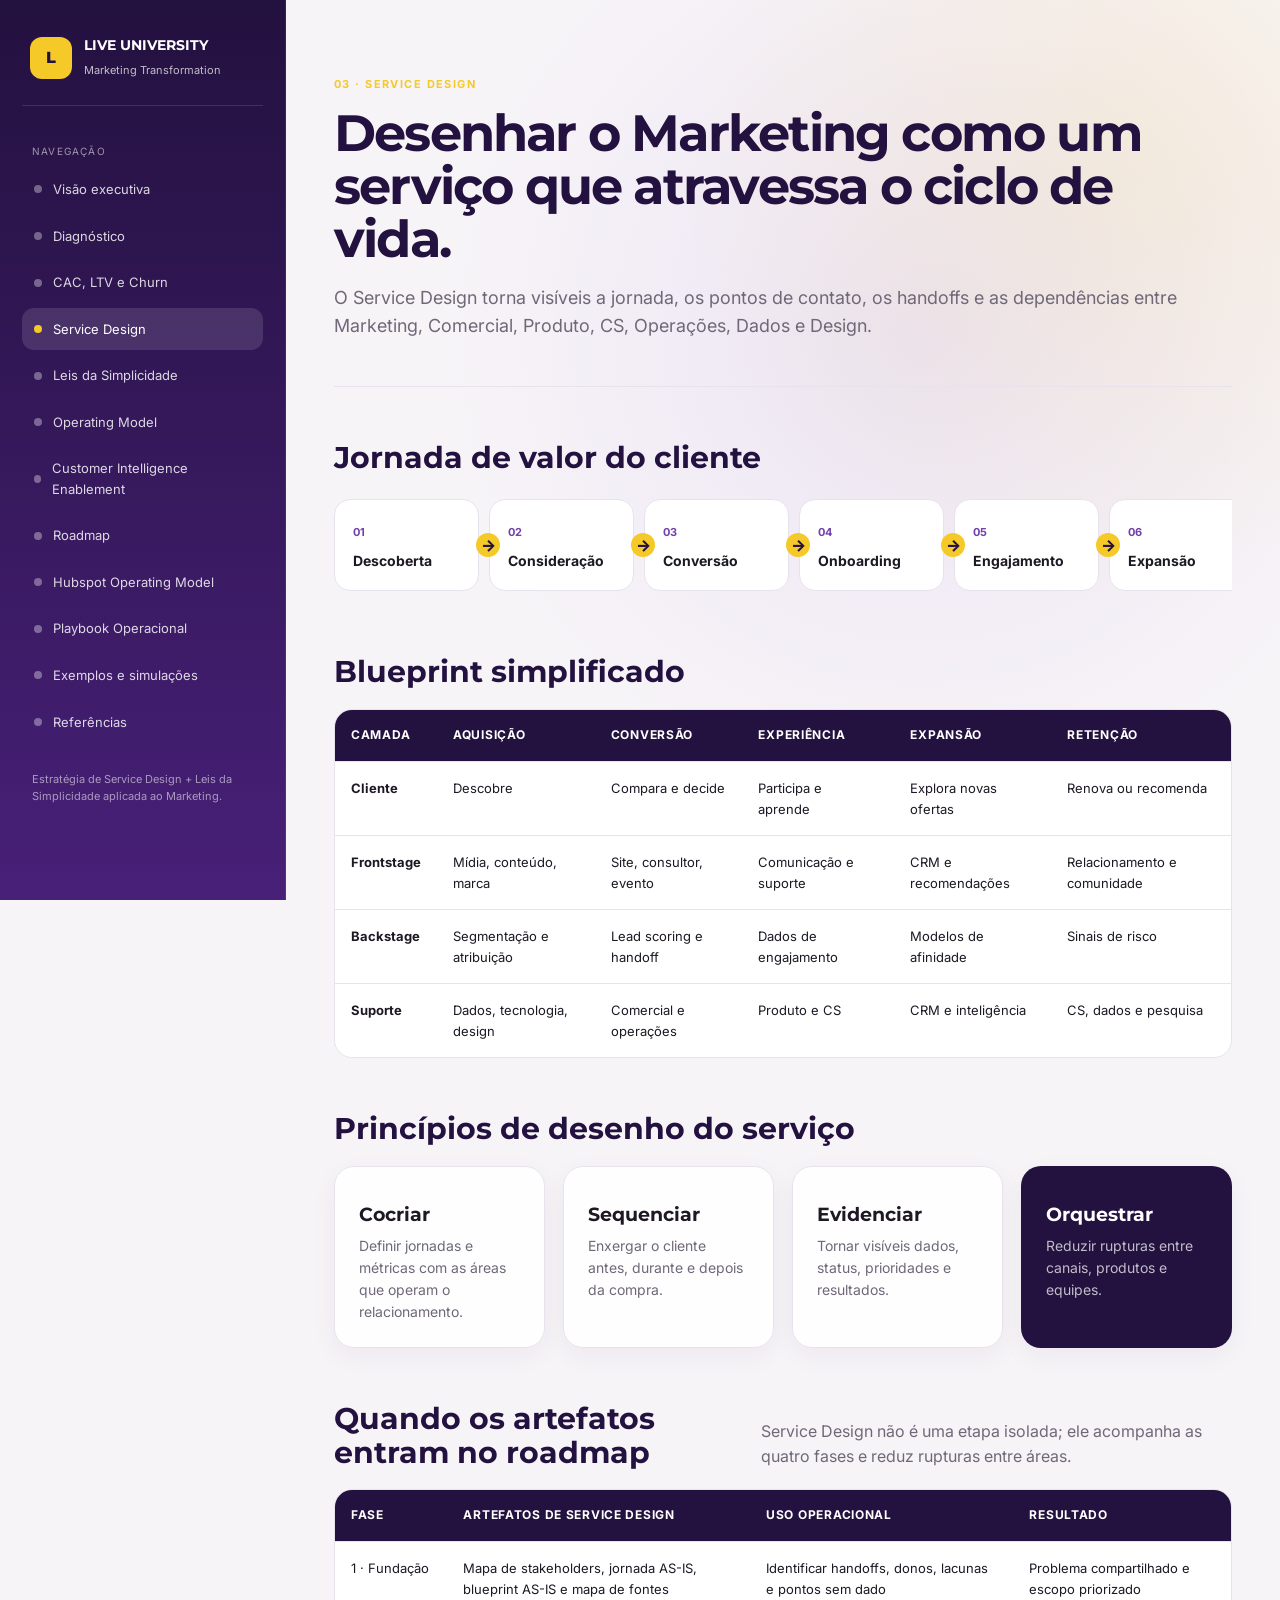
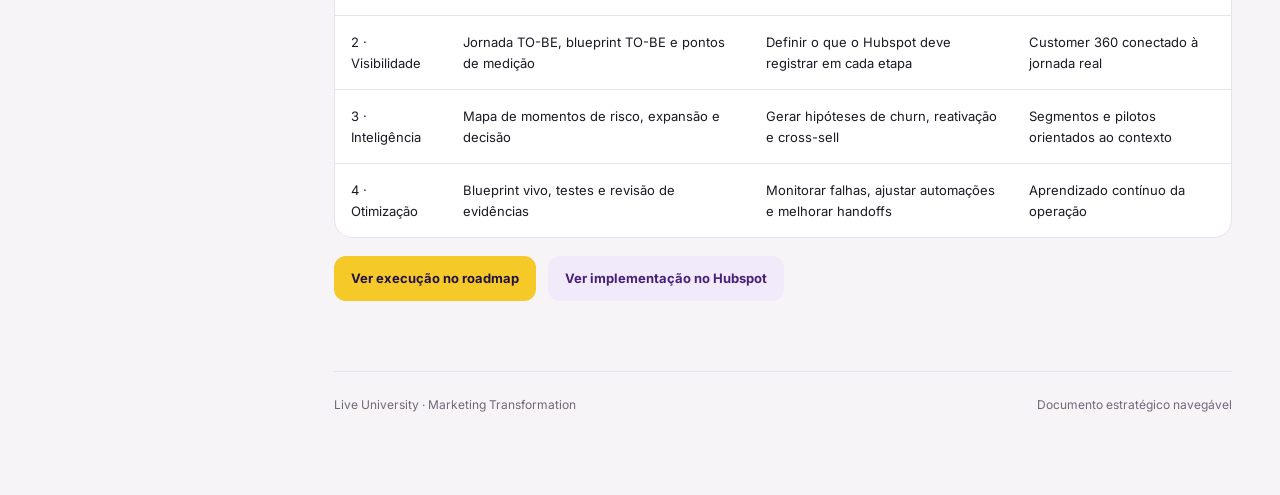
<file: service-design.html>
<!DOCTYPE html><html lang="pt-BR"><head><meta charset="UTF-8"><meta name="viewport" content="width=device-width,initial-scale=1.0">
<title>Service Design | Live University</title><link rel="stylesheet" href="styles.css"></head><body>
<aside class="sidebar"><div class="brand"><div class="brand-mark">L</div><div class="brand-copy"><strong>LIVE UNIVERSITY</strong><span>Marketing Transformation</span></div></div>
<nav class="nav"><div class="nav-label">Navegação</div><a href="index.html"><span class="dot"></span>Visão executiva</a><a href="diagnostico.html"><span class="dot"></span>Diagnóstico</a><a href="metricas.html"><span class="dot"></span>CAC, LTV e Churn</a><a href="service-design.html"><span class="dot"></span>Service Design</a><a href="simplicidade.html"><span class="dot"></span>Leis da Simplicidade</a><a href="operating-model.html"><span class="dot"></span>Operating Model</a><a href="customer-intelligence.html"><span class="dot"></span>Customer Intelligence Enablement</a><a href="roadmap.html"><span class="dot"></span>Roadmap</a><a href="hubspot.html"><span class="dot"></span>Hubspot Operating Model</a><a href="playbook-operacional.html"><span class="dot"></span>Playbook Operacional</a><a href="exemplos.html"><span class="dot"></span>Exemplos e simulações</a><a href="referencias.html"><span class="dot"></span>Referências</a></nav><div class="sidebar-foot">Estratégia de Service Design + Leis da Simplicidade aplicada ao Marketing.</div></aside>
<div class="mobile-top"><strong>LIVE · Marketing</strong><button data-menu>Menu</button></div>
<main class="main"><div class="container">
<header class="page-head"><div class="eyebrow">03 · Service Design</div><h1>Desenhar o Marketing como um serviço que atravessa o ciclo de vida.</h1>
<p>O Service Design torna visíveis a jornada, os pontos de contato, os handoffs e as dependências entre Marketing, Comercial, Produto, CS, Operações, Dados e Design.</p></header>
<section class="section"><div class="section-title"><h2>Jornada de valor do cliente</h2></div>
<div class="flow">
<div class="flow-step"><span>01</span><strong>Descoberta</strong></div><div class="flow-step"><span>02</span><strong>Consideração</strong></div><div class="flow-step"><span>03</span><strong>Conversão</strong></div><div class="flow-step"><span>04</span><strong>Onboarding</strong></div><div class="flow-step"><span>05</span><strong>Engajamento</strong></div><div class="flow-step"><span>06</span><strong>Expansão</strong></div><div class="flow-step"><span>07</span><strong>Advocacy</strong></div>
</div></section>
<section class="section"><div class="section-title"><h2>Blueprint simplificado</h2></div>
<div class="table-wrap"><table><thead><tr><th>Camada</th><th>Aquisição</th><th>Conversão</th><th>Experiência</th><th>Expansão</th><th>Retenção</th></tr></thead><tbody>
<tr><td><strong>Cliente</strong></td><td>Descobre</td><td>Compara e decide</td><td>Participa e aprende</td><td>Explora novas ofertas</td><td>Renova ou recomenda</td></tr>
<tr><td><strong>Frontstage</strong></td><td>Mídia, conteúdo, marca</td><td>Site, consultor, evento</td><td>Comunicação e suporte</td><td>CRM e recomendações</td><td>Relacionamento e comunidade</td></tr>
<tr><td><strong>Backstage</strong></td><td>Segmentação e atribuição</td><td>Lead scoring e handoff</td><td>Dados de engajamento</td><td>Modelos de afinidade</td><td>Sinais de risco</td></tr>
<tr><td><strong>Suporte</strong></td><td>Dados, tecnologia, design</td><td>Comercial e operações</td><td>Produto e CS</td><td>CRM e inteligência</td><td>CS, dados e pesquisa</td></tr>
</tbody></table></div></section>
<section class="section"><div class="section-title"><h2>Princípios de desenho do serviço</h2></div>
<div class="grid grid-4">
<div class="card"><h3>Cocriar</h3><p>Definir jornadas e métricas com as áreas que operam o relacionamento.</p></div>
<div class="card"><h3>Sequenciar</h3><p>Enxergar o cliente antes, durante e depois da compra.</p></div>
<div class="card"><h3>Evidenciar</h3><p>Tornar visíveis dados, status, prioridades e resultados.</p></div>
<div class="card card-dark"><h3>Orquestrar</h3><p>Reduzir rupturas entre canais, produtos e equipes.</p></div>
</div></section>

<section class="section"><div class="section-title"><h2>Quando os artefatos entram no roadmap</h2><p>Service Design não é uma etapa isolada; ele acompanha as quatro fases e reduz rupturas entre áreas.</p></div>
<div class="table-wrap"><table><thead><tr><th>Fase</th><th>Artefatos de Service Design</th><th>Uso operacional</th><th>Resultado</th></tr></thead><tbody>
<tr><td>1 · Fundação</td><td>Mapa de stakeholders, jornada AS-IS, blueprint AS-IS e mapa de fontes</td><td>Identificar handoffs, donos, lacunas e pontos sem dado</td><td>Problema compartilhado e escopo priorizado</td></tr>
<tr><td>2 · Visibilidade</td><td>Jornada TO-BE, blueprint TO-BE e pontos de medição</td><td>Definir o que o Hubspot deve registrar em cada etapa</td><td>Customer 360 conectado à jornada real</td></tr>
<tr><td>3 · Inteligência</td><td>Mapa de momentos de risco, expansão e decisão</td><td>Gerar hipóteses de churn, reativação e cross-sell</td><td>Segmentos e pilotos orientados ao contexto</td></tr>
<tr><td>4 · Otimização</td><td>Blueprint vivo, testes e revisão de evidências</td><td>Monitorar falhas, ajustar automações e melhorar handoffs</td><td>Aprendizado contínuo da operação</td></tr>
</tbody></table></div>
<div class="hero-actions" style="margin-top:18px"><a class="btn btn-primary" href="roadmap.html">Ver execução no roadmap</a><a class="btn" style="background:var(--purple-100);color:var(--purple-800)" href="hubspot.html">Ver implementação no Hubspot</a></div></section>
<footer class="footer"><span>Live University · Marketing Transformation</span><span>Documento estratégico navegável</span></footer></div></main>
<script src="app.js"></script></body></html>
</file>
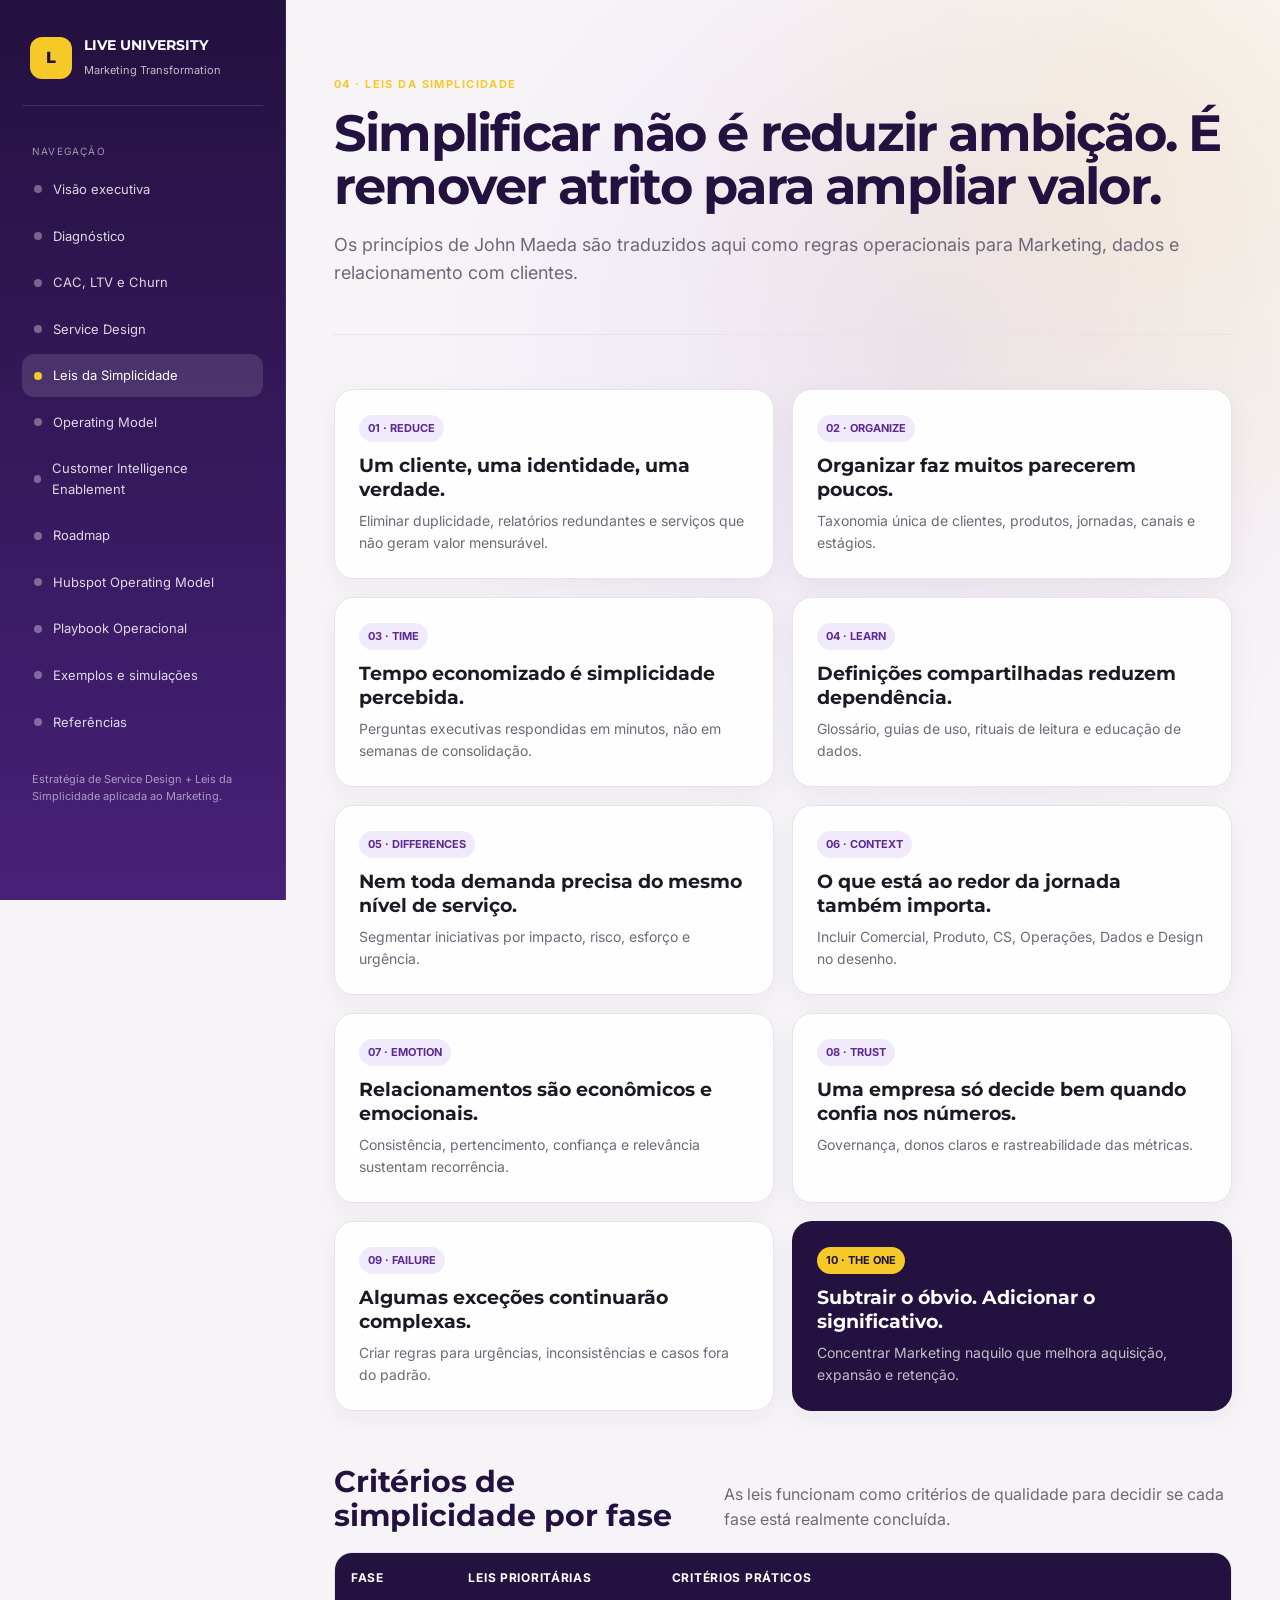
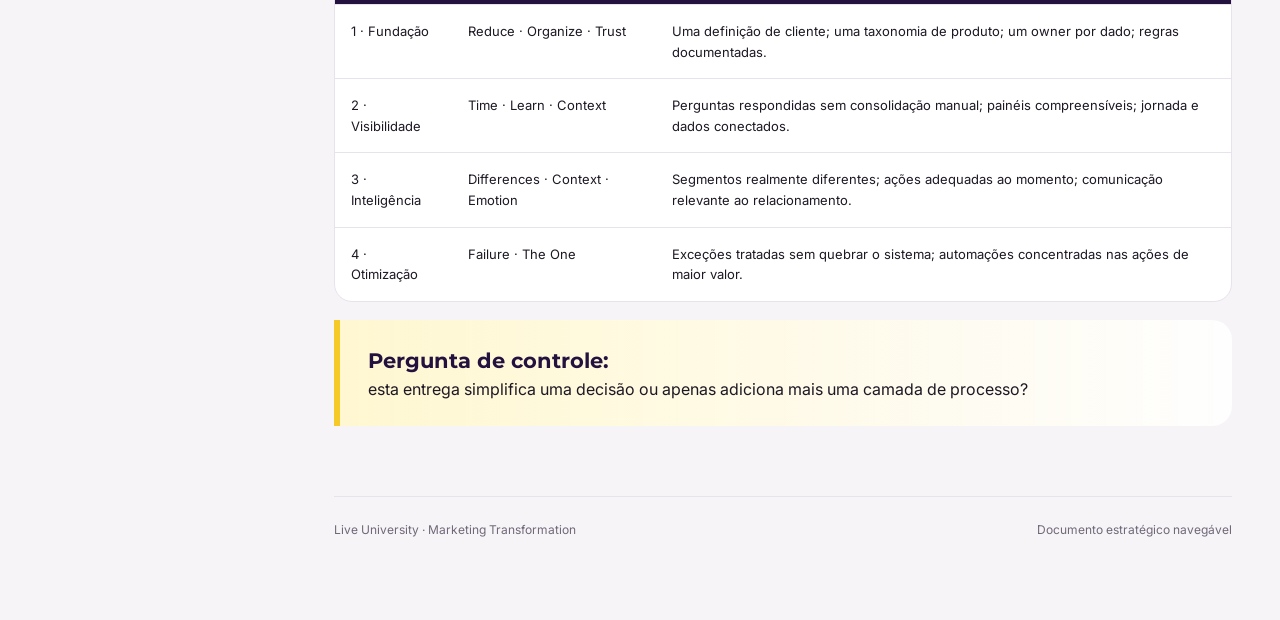
<file: simplicidade.html>
<!DOCTYPE html><html lang="pt-BR"><head><meta charset="UTF-8"><meta name="viewport" content="width=device-width,initial-scale=1.0">
<title>Leis da Simplicidade | Live University</title><link rel="stylesheet" href="styles.css"></head><body>
<aside class="sidebar"><div class="brand"><div class="brand-mark">L</div><div class="brand-copy"><strong>LIVE UNIVERSITY</strong><span>Marketing Transformation</span></div></div>
<nav class="nav"><div class="nav-label">Navegação</div><a href="index.html"><span class="dot"></span>Visão executiva</a><a href="diagnostico.html"><span class="dot"></span>Diagnóstico</a><a href="metricas.html"><span class="dot"></span>CAC, LTV e Churn</a><a href="service-design.html"><span class="dot"></span>Service Design</a><a href="simplicidade.html"><span class="dot"></span>Leis da Simplicidade</a><a href="operating-model.html"><span class="dot"></span>Operating Model</a><a href="customer-intelligence.html"><span class="dot"></span>Customer Intelligence Enablement</a><a href="roadmap.html"><span class="dot"></span>Roadmap</a><a href="hubspot.html"><span class="dot"></span>Hubspot Operating Model</a><a href="playbook-operacional.html"><span class="dot"></span>Playbook Operacional</a><a href="exemplos.html"><span class="dot"></span>Exemplos e simulações</a><a href="referencias.html"><span class="dot"></span>Referências</a></nav><div class="sidebar-foot">Estratégia de Service Design + Leis da Simplicidade aplicada ao Marketing.</div></aside>
<div class="mobile-top"><strong>LIVE · Marketing</strong><button data-menu>Menu</button></div>
<main class="main"><div class="container">
<header class="page-head"><div class="eyebrow">04 · Leis da Simplicidade</div><h1>Simplificar não é reduzir ambição. É remover atrito para ampliar valor.</h1>
<p>Os princípios de John Maeda são traduzidos aqui como regras operacionais para Marketing, dados e relacionamento com clientes.</p></header>
<section class="section"><div class="grid grid-2">
<div class="card"><span class="badge">01 · REDUCE</span><h3>Um cliente, uma identidade, uma verdade.</h3><p>Eliminar duplicidade, relatórios redundantes e serviços que não geram valor mensurável.</p></div>
<div class="card"><span class="badge">02 · ORGANIZE</span><h3>Organizar faz muitos parecerem poucos.</h3><p>Taxonomia única de clientes, produtos, jornadas, canais e estágios.</p></div>
<div class="card"><span class="badge">03 · TIME</span><h3>Tempo economizado é simplicidade percebida.</h3><p>Perguntas executivas respondidas em minutos, não em semanas de consolidação.</p></div>
<div class="card"><span class="badge">04 · LEARN</span><h3>Definições compartilhadas reduzem dependência.</h3><p>Glossário, guias de uso, rituais de leitura e educação de dados.</p></div>
<div class="card"><span class="badge">05 · DIFFERENCES</span><h3>Nem toda demanda precisa do mesmo nível de serviço.</h3><p>Segmentar iniciativas por impacto, risco, esforço e urgência.</p></div>
<div class="card"><span class="badge">06 · CONTEXT</span><h3>O que está ao redor da jornada também importa.</h3><p>Incluir Comercial, Produto, CS, Operações, Dados e Design no desenho.</p></div>
<div class="card"><span class="badge">07 · EMOTION</span><h3>Relacionamentos são econômicos e emocionais.</h3><p>Consistência, pertencimento, confiança e relevância sustentam recorrência.</p></div>
<div class="card"><span class="badge">08 · TRUST</span><h3>Uma empresa só decide bem quando confia nos números.</h3><p>Governança, donos claros e rastreabilidade das métricas.</p></div>
<div class="card"><span class="badge">09 · FAILURE</span><h3>Algumas exceções continuarão complexas.</h3><p>Criar regras para urgências, inconsistências e casos fora do padrão.</p></div>
<div class="card card-dark"><span class="badge" style="background:var(--yellow-500);color:var(--purple-950)">10 · THE ONE</span><h3>Subtrair o óbvio. Adicionar o significativo.</h3><p>Concentrar Marketing naquilo que melhora aquisição, expansão e retenção.</p></div>
</div></section>

<section class="section"><div class="section-title"><h2>Critérios de simplicidade por fase</h2><p>As leis funcionam como critérios de qualidade para decidir se cada fase está realmente concluída.</p></div>
<div class="table-wrap"><table><thead><tr><th>Fase</th><th>Leis prioritárias</th><th>Critérios práticos</th></tr></thead><tbody>
<tr><td>1 · Fundação</td><td>Reduce · Organize · Trust</td><td>Uma definição de cliente; uma taxonomia de produto; um owner por dado; regras documentadas.</td></tr>
<tr><td>2 · Visibilidade</td><td>Time · Learn · Context</td><td>Perguntas respondidas sem consolidação manual; painéis compreensíveis; jornada e dados conectados.</td></tr>
<tr><td>3 · Inteligência</td><td>Differences · Context · Emotion</td><td>Segmentos realmente diferentes; ações adequadas ao momento; comunicação relevante ao relacionamento.</td></tr>
<tr><td>4 · Otimização</td><td>Failure · The One</td><td>Exceções tratadas sem quebrar o sistema; automações concentradas nas ações de maior valor.</td></tr>
</tbody></table></div>
<div class="callout" style="margin-top:18px"><strong>Pergunta de controle:</strong><br>esta entrega simplifica uma decisão ou apenas adiciona mais uma camada de processo?</div></section>
<footer class="footer"><span>Live University · Marketing Transformation</span><span>Documento estratégico navegável</span></footer></div></main>
<script src="app.js"></script></body></html>
</file>
<file: styles.css>
@import url('https://fonts.googleapis.com/css2?family=Inter:wght@400;500;600;700&family=Montserrat:wght@600;700;800&display=swap');

:root{
  --purple-950:#23113f;
  --purple-900:#321557;
  --purple-800:#482078;
  --purple-700:#5b2b91;
  --purple-600:#7140aa;
  --purple-500:#8b5cc4;
  --purple-200:#dfd1ef;
  --purple-100:#f1eafb;
  --yellow-500:#f4c928;
  --yellow-400:#ffd94f;
  --yellow-100:#fff7d1;
  --ink:#1d1824;
  --muted:#6f6878;
  --line:#e8e2ed;
  --bg:#f7f4f8;
  --white:#ffffff;
  --success:#2f8d63;
  --danger:#c84f5b;
  --shadow:0 16px 40px rgba(42,20,66,.10);
  --radius-xl:28px;
  --radius-lg:20px;
  --radius-md:14px;
}
*{box-sizing:border-box}
html{scroll-behavior:smooth}
body{
  margin:0;
  background:
    radial-gradient(circle at 88% 8%, rgba(244,201,40,.12), transparent 20%),
    radial-gradient(circle at 72% 16%, rgba(139,92,196,.11), transparent 24%),
    var(--bg);
  color:var(--ink);
  font-family:Inter,Arial,sans-serif;
  line-height:1.58;
}
a{color:inherit}
.sidebar{
  position:fixed; inset:0 auto 0 0; width:286px;
  background:linear-gradient(180deg,var(--purple-950),var(--purple-800));
  color:#fff; padding:28px 22px; z-index:50; overflow:auto;
  border-right:1px solid rgba(255,255,255,.08);
}
.brand{display:flex;align-items:center;gap:12px;padding:6px 8px 24px;border-bottom:1px solid rgba(255,255,255,.12)}
.brand-mark{width:42px;height:42px;border-radius:12px;background:var(--yellow-500);color:var(--purple-950);display:grid;place-items:center;font-family:Montserrat;font-weight:800}
.brand-copy strong{font-family:Montserrat;font-size:14px;display:block}
.brand-copy span{font-size:11px;opacity:.72}
.nav{padding-top:20px}
.nav-label{text-transform:uppercase;letter-spacing:.12em;font-size:10px;opacity:.55;margin:18px 10px 8px}
.nav a{display:flex;align-items:center;gap:11px;text-decoration:none;padding:11px 12px;border-radius:12px;color:rgba(255,255,255,.83);font-size:13px;margin-bottom:4px;transition:.2s}
.nav a:hover,.nav a.active{background:rgba(255,255,255,.12);color:#fff}
.nav .dot{width:8px;height:8px;border-radius:50%;background:rgba(255,255,255,.35)}
.nav a.active .dot{background:var(--yellow-500)}
.sidebar-foot{font-size:11px;opacity:.55;padding:24px 10px 8px}
.mobile-top{display:none}
.main{margin-left:286px;min-height:100vh}
.container{max-width:1240px;margin:0 auto;padding:48px 48px 80px}
.hero{
  min-height:460px; padding:54px;
  border-radius:34px; color:#fff; position:relative; overflow:hidden;
  background:linear-gradient(135deg,var(--purple-950),var(--purple-700) 62%,#8c5cc2);
  box-shadow:var(--shadow); display:flex;align-items:flex-end;
}
.hero:before,.hero:after{content:"";position:absolute;border-radius:50%}
.hero:before{width:460px;height:460px;background:radial-gradient(circle at 35% 35%,rgba(255,217,79,.95),rgba(255,217,79,.05) 60%,transparent 70%);right:-170px;top:-210px}
.hero:after{width:360px;height:360px;border:55px solid rgba(255,255,255,.08);right:90px;bottom:-230px}
.hero-content{position:relative;z-index:2;max-width:780px}
.eyebrow{display:inline-flex;align-items:center;gap:8px;text-transform:uppercase;letter-spacing:.13em;font-weight:700;font-size:11px;color:var(--yellow-500);margin-bottom:14px}
.hero h1,.page-head h1{font-family:Montserrat;margin:0;line-height:1.03;letter-spacing:-.035em}
.hero h1{font-size:clamp(42px,6vw,78px)}
.hero p{font-size:19px;max-width:750px;color:rgba(255,255,255,.82);margin:24px 0 0}
.hero-actions{display:flex;gap:12px;margin-top:28px;flex-wrap:wrap}
.btn{display:inline-flex;align-items:center;justify-content:center;gap:8px;text-decoration:none;padding:12px 17px;border-radius:12px;font-weight:700;font-size:13px}
.btn-primary{background:var(--yellow-500);color:var(--purple-950)}
.btn-secondary{background:rgba(255,255,255,.10);color:#fff;border:1px solid rgba(255,255,255,.25)}
.page-head{padding:22px 0 28px;border-bottom:1px solid var(--line);margin-bottom:30px}
.page-head h1{font-size:clamp(34px,4vw,58px);color:var(--purple-950);max-width:900px}
.page-head p{font-size:18px;max-width:850px;color:var(--muted)}
.section{margin-top:54px}
.section-title{display:flex;align-items:flex-end;justify-content:space-between;gap:24px;margin-bottom:20px}
.section-title h2{font-family:Montserrat;font-size:30px;line-height:1.12;margin:0;color:var(--purple-950)}
.section-title p{max-width:600px;color:var(--muted);margin:0}
.grid{display:grid;gap:18px}
.grid-2{grid-template-columns:repeat(2,minmax(0,1fr))}
.grid-3{grid-template-columns:repeat(3,minmax(0,1fr))}
.grid-4{grid-template-columns:repeat(4,minmax(0,1fr))}
.card{
  background:rgba(255,255,255,.95);border:1px solid var(--line);
  border-radius:var(--radius-lg);padding:24px;box-shadow:0 8px 26px rgba(40,20,60,.05);
}
.card-dark{background:var(--purple-950);color:#fff;border-color:transparent}
.card-yellow{background:var(--yellow-500);color:var(--purple-950);border-color:transparent}
.card h3{font-family:Montserrat;margin:12px 0 8px;font-size:19px;line-height:1.25}
.card p{margin:0;color:var(--muted);font-size:14px}
.card-dark p{color:rgba(255,255,255,.72)}
.card .link{display:inline-flex;margin-top:18px;color:var(--purple-700);font-weight:700;text-decoration:none;font-size:13px}
.card-dark .link{color:var(--yellow-500)}
.icon{
  width:42px;height:42px;border-radius:13px;display:grid;place-items:center;
  background:var(--purple-100);color:var(--purple-700);
}
.icon svg{width:22px;height:22px;fill:none;stroke:currentColor;stroke-width:1.9;stroke-linecap:round;stroke-linejoin:round}
.card-dark .icon{background:rgba(255,255,255,.10);color:var(--yellow-500)}
.stat{font-family:Montserrat;font-size:38px;font-weight:800;line-height:1;color:var(--purple-800)}
.stat-label{font-size:12px;color:var(--muted);margin-top:8px}
.callout{
  border-left:6px solid var(--yellow-500);padding:24px 28px;border-radius:0 var(--radius-lg) var(--radius-lg) 0;
  background:linear-gradient(90deg,var(--yellow-100),rgba(255,255,255,.9));
}
.callout strong{font-family:Montserrat;font-size:21px;color:var(--purple-950)}
.kpi-row{display:grid;grid-template-columns:repeat(3,1fr);gap:16px}
.kpi{background:var(--purple-950);color:#fff;border-radius:24px;padding:26px;min-height:185px}
.kpi .code{color:var(--yellow-500);font-family:Montserrat;font-weight:800;font-size:42px}
.kpi h3{font-family:Montserrat;margin:8px 0}
.kpi p{color:rgba(255,255,255,.68);font-size:13px;margin:0}
.flow{display:flex;align-items:stretch;gap:10px;overflow:auto;padding:4px 0 10px}
.flow-step{min-width:145px;flex:1;background:#fff;border:1px solid var(--line);border-radius:16px;padding:18px;position:relative}
.flow-step:not(:last-child):after{content:"→";position:absolute;right:-10px;top:50%;transform:translate(50%,-50%);width:24px;height:24px;background:var(--yellow-500);border-radius:50%;display:grid;place-items:center;font-weight:800;color:var(--purple-950);z-index:2}
.flow-step span{font-size:11px;color:var(--purple-600);font-weight:700;text-transform:uppercase}
.flow-step strong{display:block;margin-top:7px;font-size:14px}
.timeline{position:relative;margin:28px 0}
.timeline:before{content:"";position:absolute;left:19px;top:0;bottom:0;width:2px;background:var(--purple-200)}
.t-item{position:relative;padding:0 0 28px 58px}
.t-dot{position:absolute;left:8px;top:0;width:24px;height:24px;border:6px solid var(--yellow-500);background:var(--purple-950);border-radius:50%;box-shadow:0 0 0 5px var(--bg)}
.t-item h3{font-family:Montserrat;margin:0 0 6px;color:var(--purple-950)}
.t-meta{color:var(--purple-600);font-size:12px;font-weight:700;text-transform:uppercase;letter-spacing:.08em}
.org{display:flex;flex-direction:column;align-items:center;gap:18px;padding:25px 10px}
.org-node{background:#fff;border:1px solid var(--line);border-radius:14px;padding:14px 18px;text-align:center;min-width:190px;font-weight:700;box-shadow:0 6px 18px rgba(42,20,66,.06)}
.org-root{background:var(--purple-950);color:#fff;border-color:transparent;font-family:Montserrat}
.org-row{display:grid;grid-template-columns:repeat(5,minmax(130px,1fr));gap:12px;width:100%;position:relative}
.org-row:before{content:"";position:absolute;top:-10px;left:10%;right:10%;height:1px;background:var(--purple-300,#c7b4dd)}
.org-service{background:var(--yellow-100);border-color:#ead68f}
.table-wrap{overflow:auto;border-radius:18px;border:1px solid var(--line);background:#fff}
table{width:100%;border-collapse:collapse;min-width:700px}
th,td{text-align:left;padding:16px;border-bottom:1px solid var(--line);vertical-align:top}
th{background:var(--purple-950);color:#fff;font-size:12px;text-transform:uppercase;letter-spacing:.06em}
td{font-size:13px}
tr:last-child td{border-bottom:none}
.badge{display:inline-flex;padding:5px 9px;border-radius:999px;background:var(--purple-100);color:var(--purple-700);font-size:11px;font-weight:700}
.maturity{display:grid;grid-template-columns:repeat(4,1fr);gap:10px}
.m-level{padding:22px;border-radius:18px;background:#fff;border:1px solid var(--line);min-height:180px}
.m-level.active{background:var(--purple-950);color:#fff;border-color:transparent}
.m-level .num{font-family:Montserrat;font-size:32px;font-weight:800;color:var(--yellow-500)}
.m-level p{font-size:13px;color:var(--muted)}
.m-level.active p{color:rgba(255,255,255,.7)}
.footer{margin-top:70px;padding-top:24px;border-top:1px solid var(--line);display:flex;justify-content:space-between;color:var(--muted);font-size:12px}
@media(max-width:1100px){.grid-4{grid-template-columns:repeat(2,1fr)}.org-row{grid-template-columns:repeat(2,1fr)}}
@media(max-width:820px){
  .sidebar{transform:translateX(-100%);transition:.25s}.sidebar.open{transform:translateX(0)}
  .mobile-top{display:flex;position:sticky;top:0;z-index:40;align-items:center;justify-content:space-between;background:var(--purple-950);color:#fff;padding:14px 18px}
  .mobile-top button{background:var(--yellow-500);border:0;border-radius:9px;padding:8px 11px;font-weight:800}
  .main{margin-left:0}.container{padding:28px 18px 60px}.hero{padding:32px;min-height:500px}
  .grid-2,.grid-3,.grid-4,.kpi-row,.maturity{grid-template-columns:1fr}
  .section-title{display:block}.section-title p{margin-top:10px}
}


/* Simulações, gráficos e instruções */
.sim-grid{display:grid;grid-template-columns:1.08fr .92fr;gap:18px;align-items:start}
.panel{background:#fff;border:1px solid var(--line);border-radius:22px;padding:24px;box-shadow:0 8px 26px rgba(40,20,60,.05)}
.field{margin:0 0 18px}
.field label{display:flex;justify-content:space-between;gap:12px;font-size:13px;font-weight:700;color:var(--purple-950);margin-bottom:8px}
.field input[type="number"],.field select{width:100%;padding:12px 13px;border:1px solid var(--line);border-radius:12px;background:#fff;color:var(--ink);font:inherit}
.field input[type="range"]{width:100%;accent-color:var(--purple-700)}
.result-grid{display:grid;grid-template-columns:repeat(2,1fr);gap:12px}
.result{background:var(--purple-100);border-radius:16px;padding:16px}
.result strong{display:block;font-family:Montserrat;font-size:26px;color:var(--purple-950);line-height:1.1}
.result span{font-size:11px;color:var(--muted);text-transform:uppercase;letter-spacing:.06em}
.chart-card{background:var(--purple-950);border-radius:22px;padding:22px;color:#fff;overflow:hidden}
.chart-card h3{font-family:Montserrat;margin:0 0 4px}
.chart-card p{margin:0 0 16px;color:rgba(255,255,255,.66);font-size:13px}
.chart{width:100%;min-height:290px}
.chart text{font-family:Inter,Arial,sans-serif}
.legend{display:flex;gap:16px;flex-wrap:wrap;margin-top:12px;font-size:12px;color:rgba(255,255,255,.72)}
.legend i{display:inline-block;width:10px;height:10px;border-radius:3px;margin-right:6px}
.scenario-card{border:1px solid var(--line);background:#fff;border-radius:18px;padding:20px}
.scenario-card.active{border-color:var(--yellow-500);box-shadow:0 0 0 3px rgba(244,201,40,.18)}
.product-path{display:flex;gap:10px;align-items:center;overflow:auto;padding:8px 0}
.product-pill{min-width:155px;background:#fff;border:1px solid var(--line);border-radius:14px;padding:14px}
.product-pill.primary{background:var(--purple-950);color:#fff;border-color:transparent}
.product-pill.cross{background:var(--yellow-100);border-color:#ead68f}
.path-arrow{font-size:20px;color:var(--purple-500);font-weight:800}
.howto{display:grid;grid-template-columns:220px 1fr;gap:22px;padding:28px 0;border-bottom:1px solid var(--line)}
.howto:last-child{border-bottom:0}
.howto-phase{position:sticky;top:24px;align-self:start}
.howto-phase .num{font-family:Montserrat;font-size:48px;font-weight:800;color:var(--yellow-500);line-height:1}
.howto-phase h3{font-family:Montserrat;color:var(--purple-950);margin:8px 0}
.checklist{display:grid;gap:10px}
.check{display:flex;gap:10px;align-items:flex-start;background:#fff;border:1px solid var(--line);border-radius:14px;padding:14px}
.check b{color:var(--purple-800)}
.mini-label{font-size:11px;text-transform:uppercase;letter-spacing:.08em;color:var(--purple-600);font-weight:800}
.note{font-size:12px;color:var(--muted);margin-top:12px}
@media(max-width:900px){.sim-grid,.howto{grid-template-columns:1fr}.howto-phase{position:static}}
@media(max-width:560px){.result-grid{grid-template-columns:1fr}}
</file>
